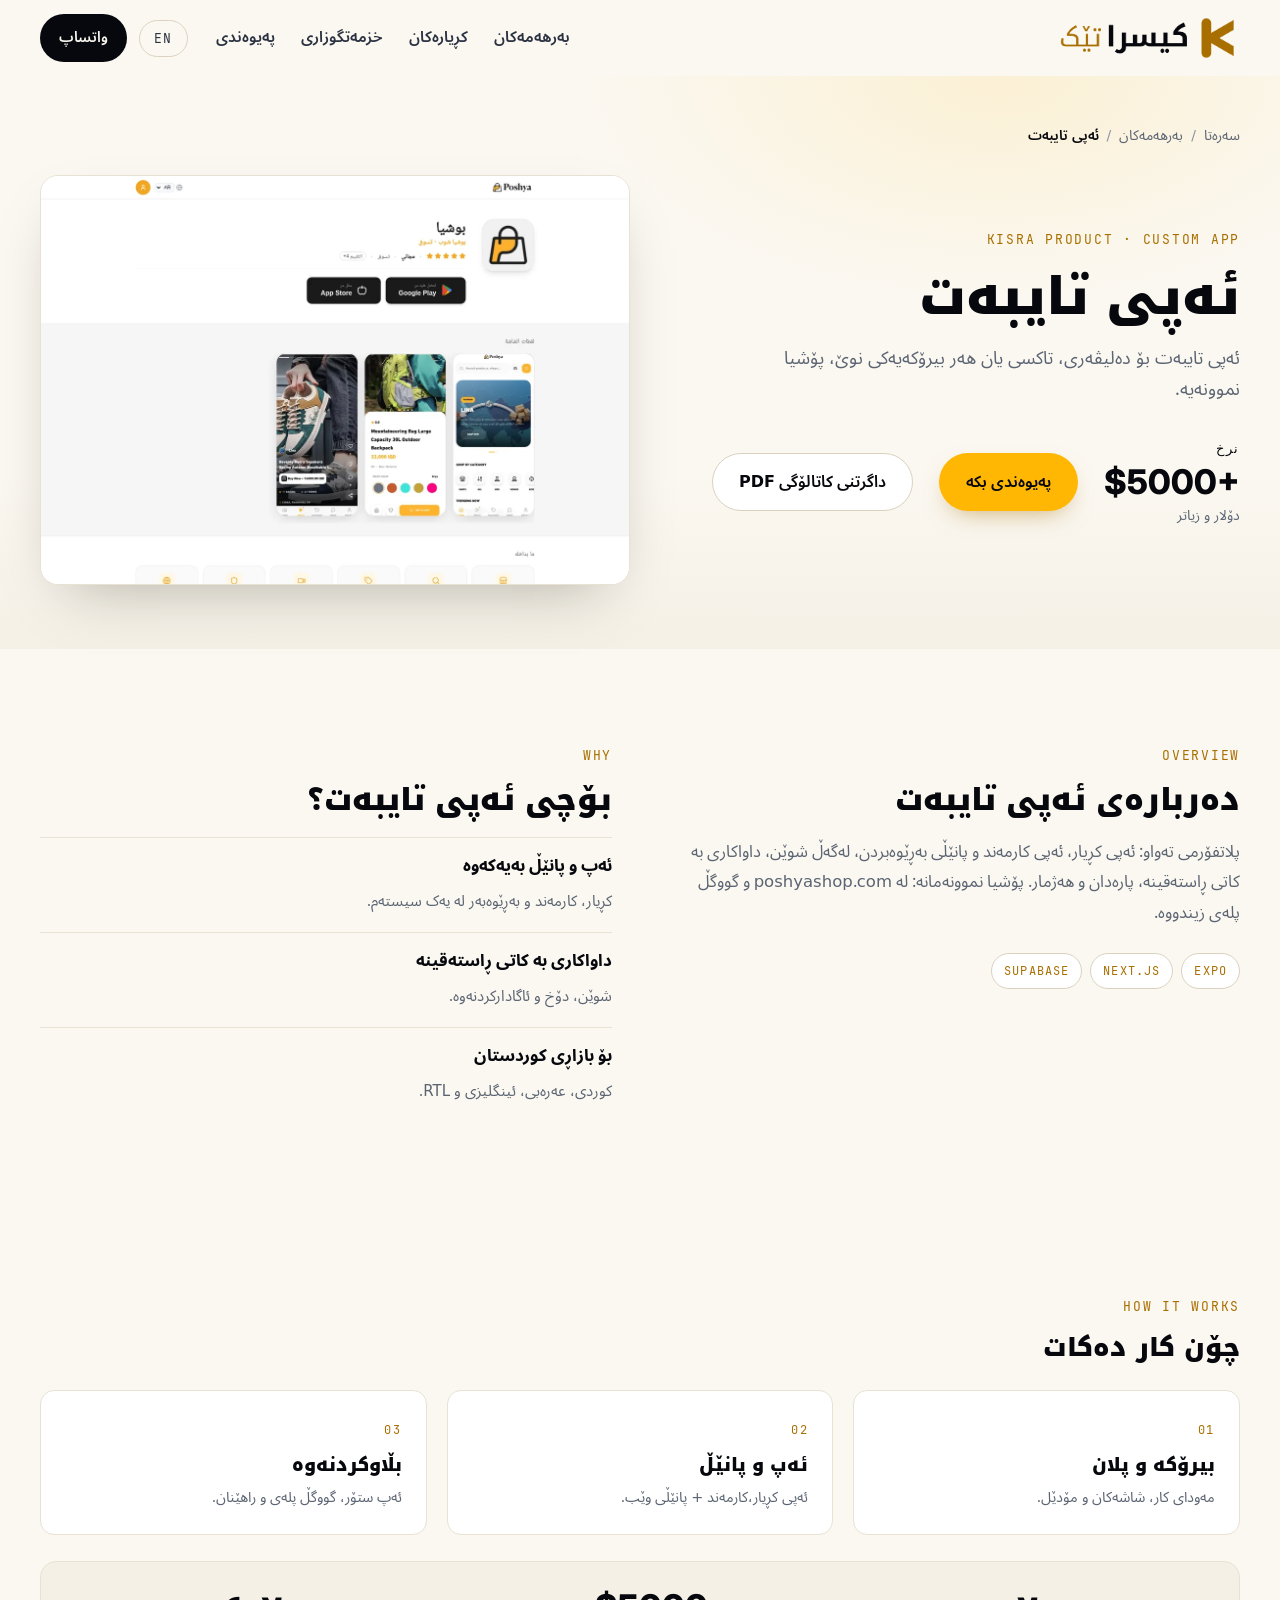
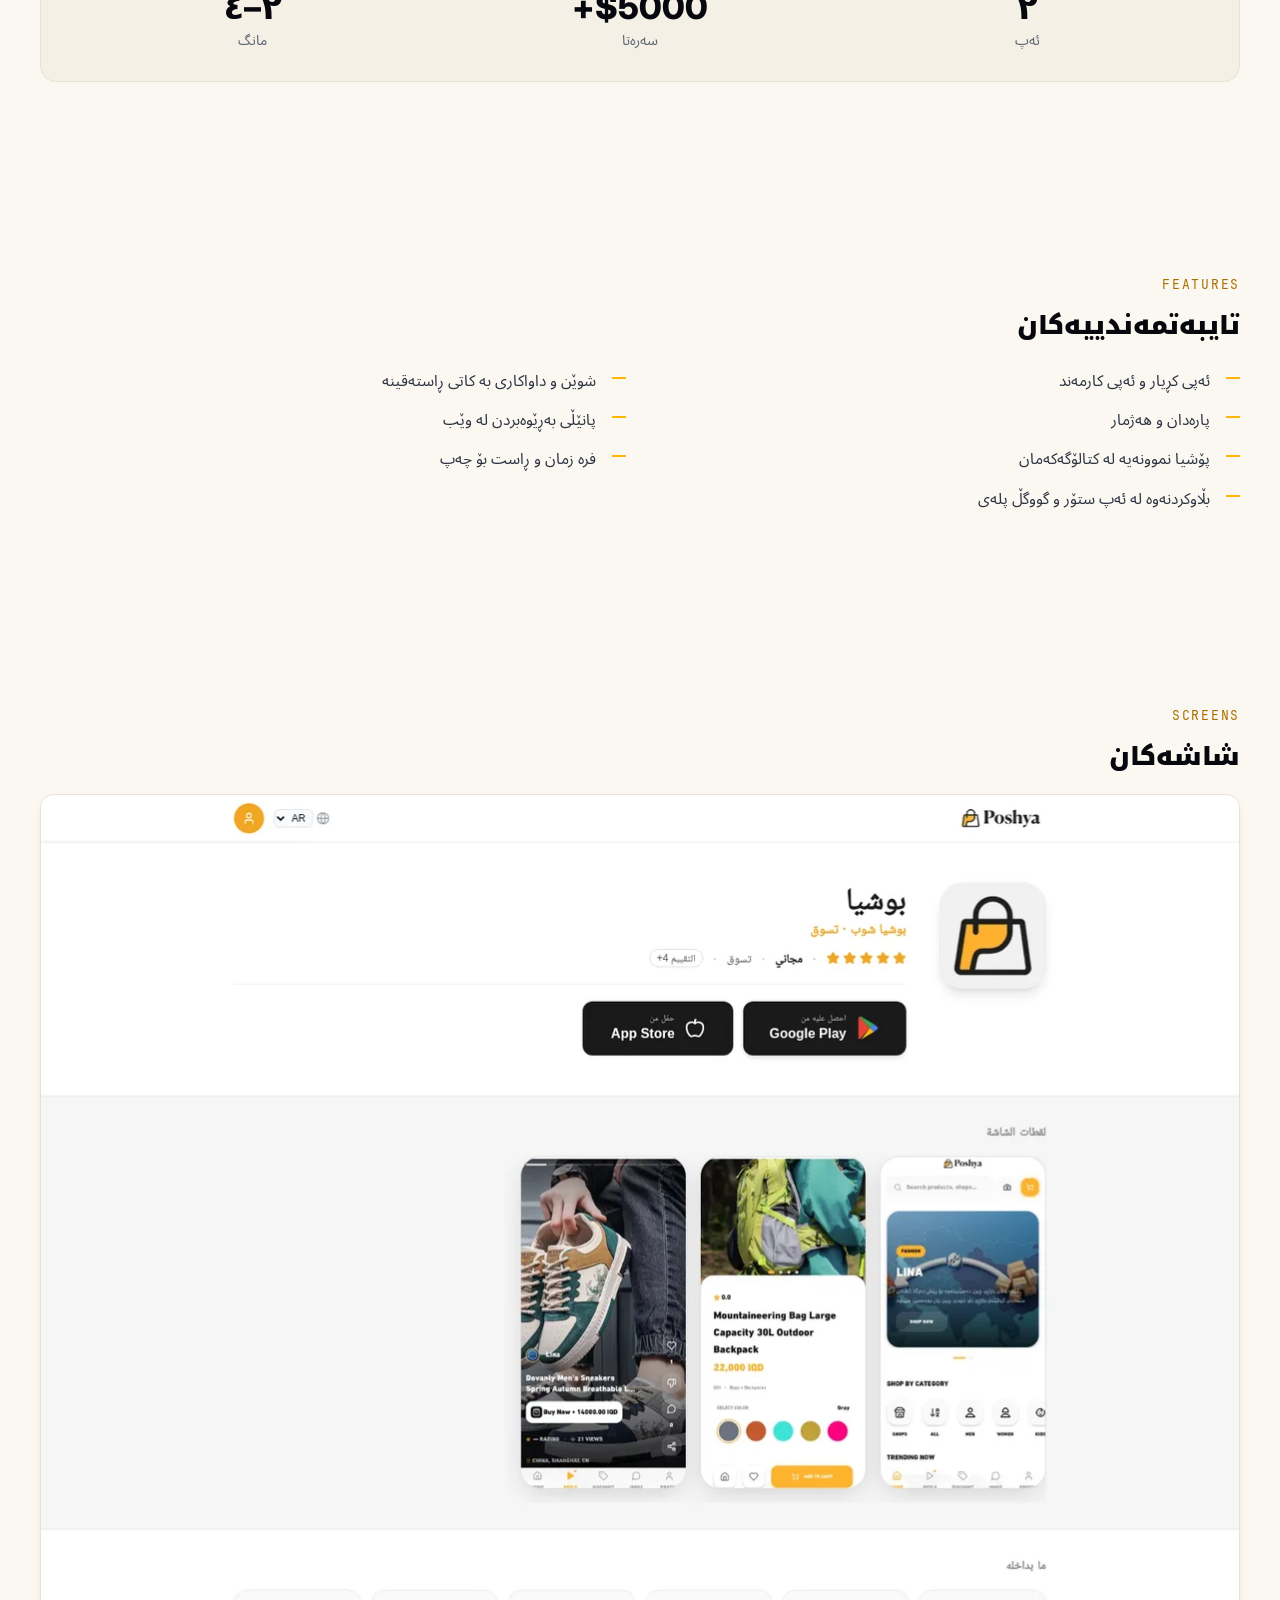
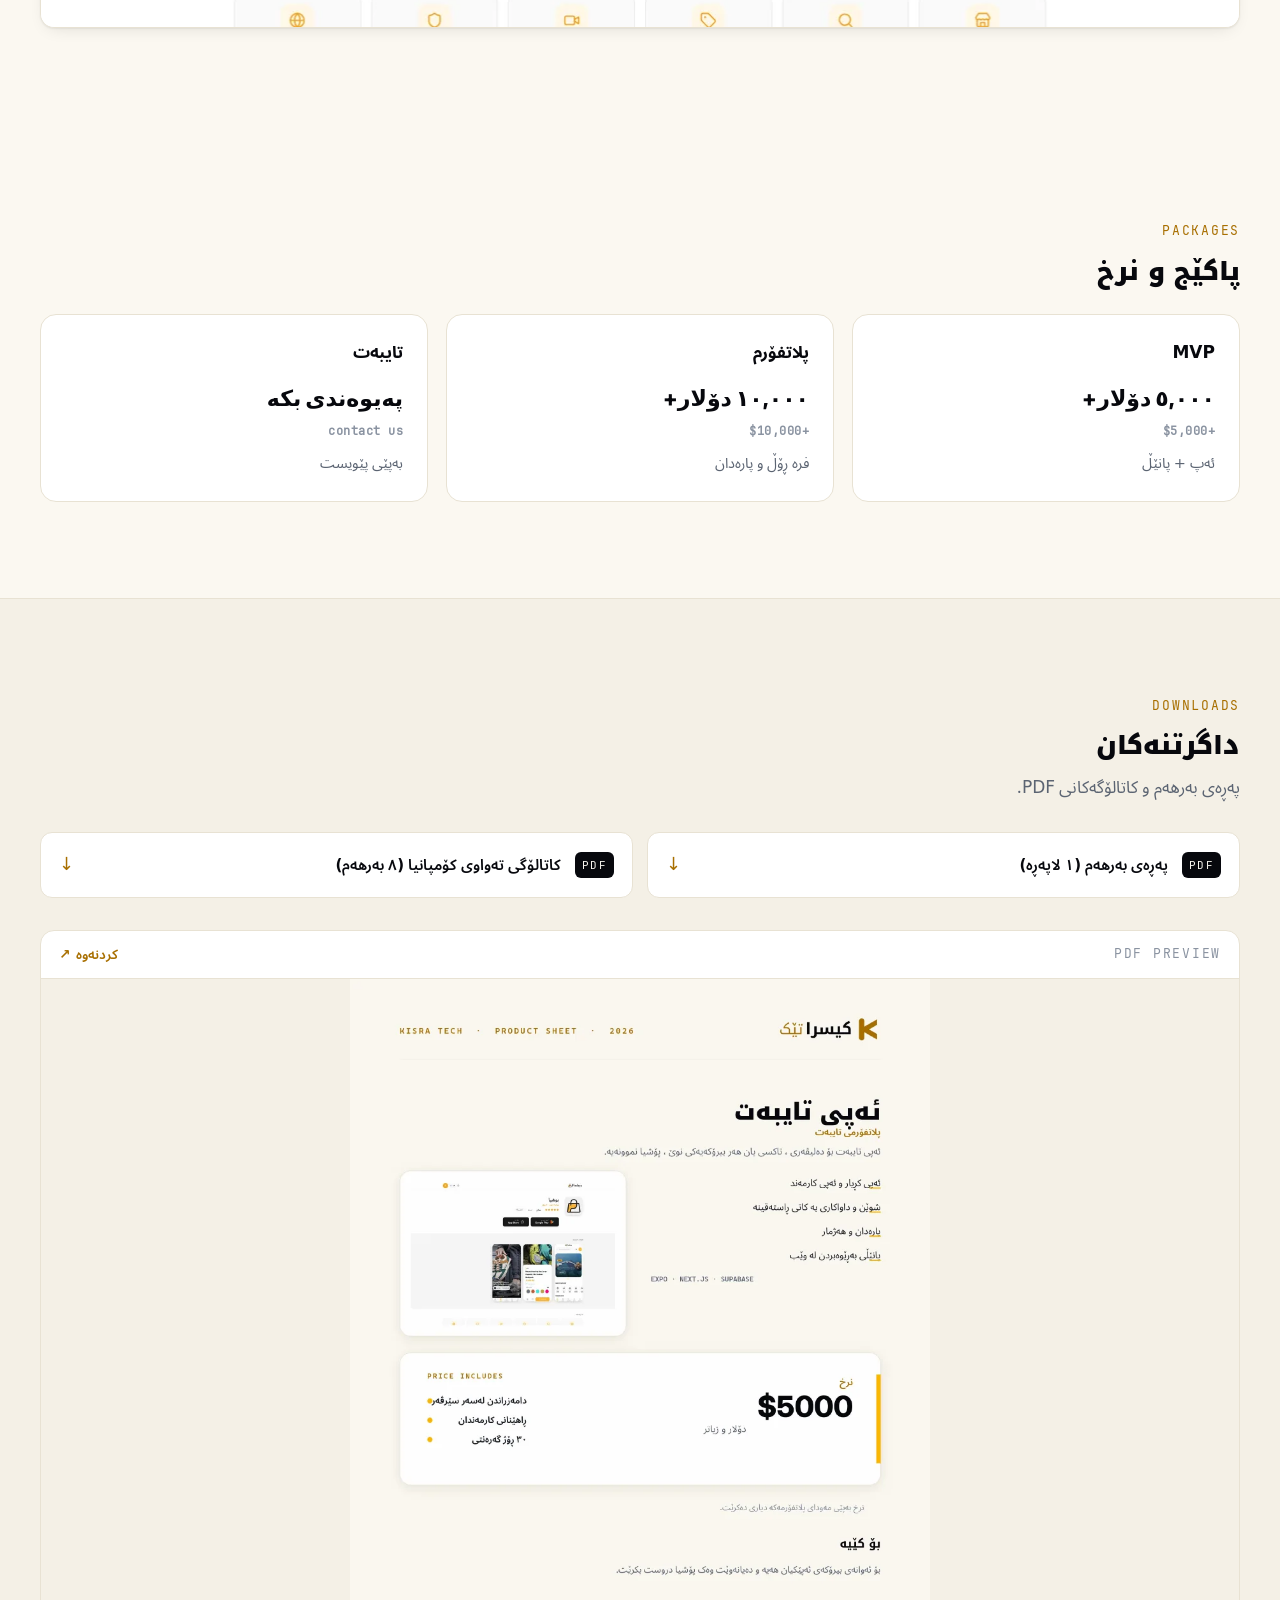
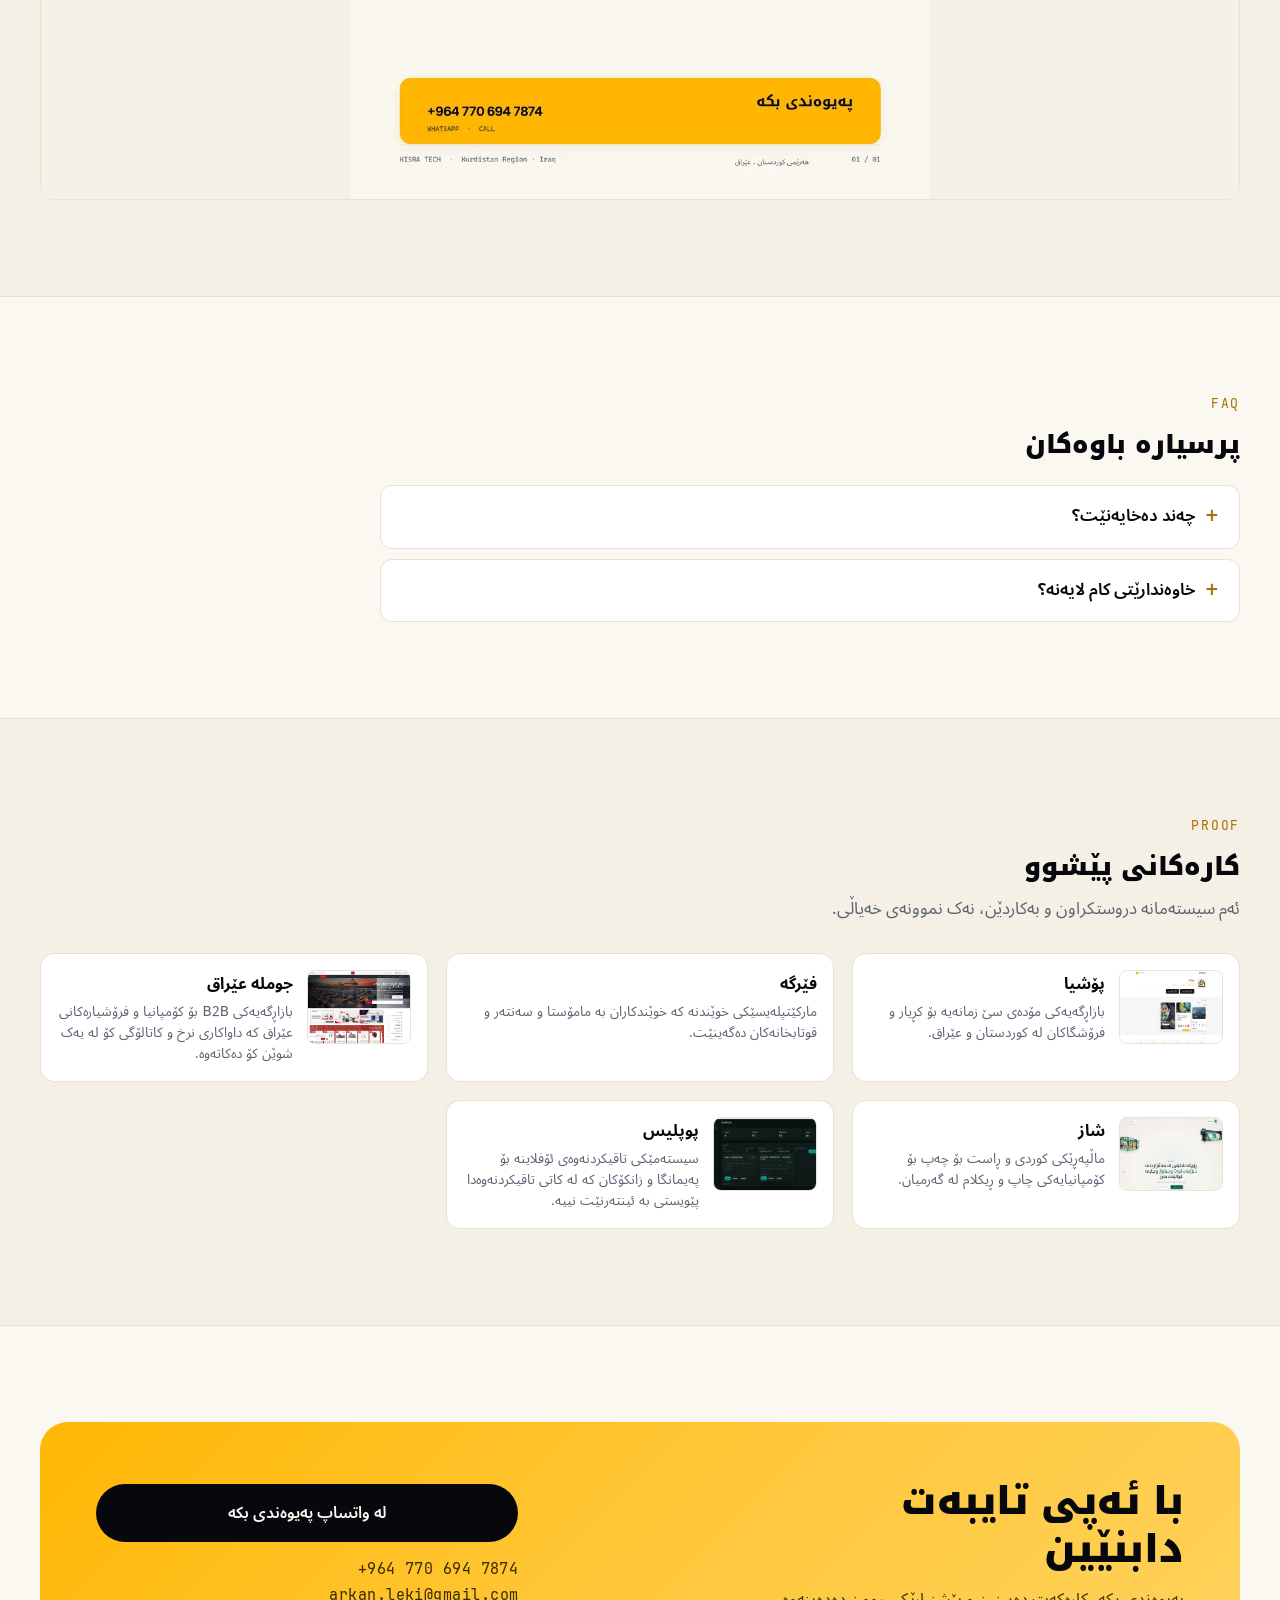
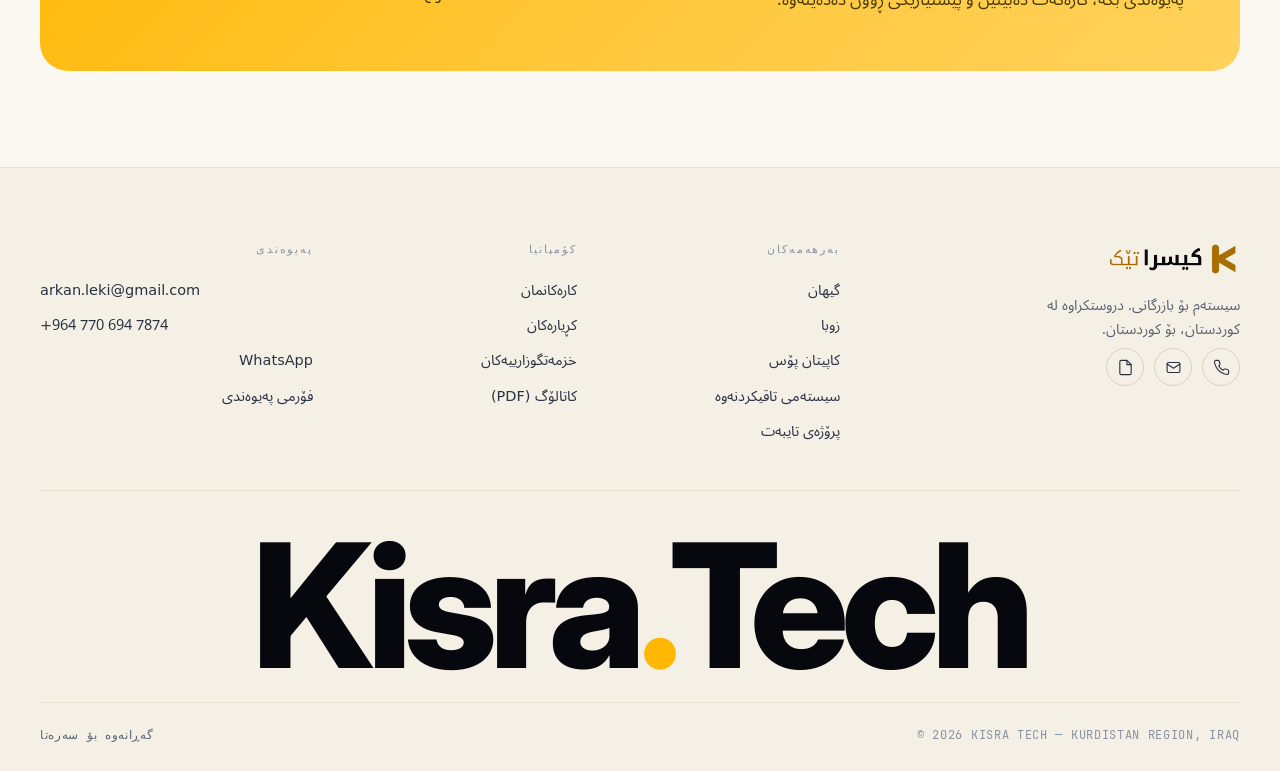
<file: products/app.html>
<!DOCTYPE html>
<html lang="ckb" dir="rtl">
<head>
<meta charset="utf-8">
<meta name="viewport" content="width=device-width, initial-scale=1">
<title>ئەپی تایبەت — کیسرا تێک</title>
<meta name="description" content="ئەپی تایبەت بۆ دەلیڤەری، تاکسی یان هەر بیرۆکەیەکی نوێ، پۆشیا نموونەیە.">
<meta name="theme-color" content="#FBF8F1">
<link rel="icon" href="../assets/logo/favicon.png">
<link rel="canonical" href="https://arkan-leki.github.io/kisra/products/app.html">
<meta property="og:type" content="product">
<meta property="og:title" content="ئەپی تایبەت — Kisra Tech">
<meta property="og:description" content="ئەپی تایبەت بۆ دەلیڤەری، تاکسی یان هەر بیرۆکەیەکی نوێ، پۆشیا نموونەیە.">
<meta property="og:image" content="https://arkan-leki.github.io/kisra/assets/og-image.jpg">
<link rel="stylesheet" href="../css/styles.css">
</head>
<body>

<header class="nav" id="nav">
  <div class="wrap nav-in">
    <a class="brand" href="../index.html" aria-label="Kisra Tech">
      <img class="ku" src="../assets/logo/lockup-ku.png" alt="Kisra Tech، کیسرا تێک">
      <img class="en" src="../assets/logo/lockup-en.png" alt="Kisra Tech">
    </a>
    <nav class="nav-links" id="navLinks">
      <a href="../index.html#products"><span class="ku">بەرهەمەکان</span><span class="en">Products</span></a>
      <a href="../index.html#clients"><span class="ku">کڕیارەکان</span><span class="en">Clients</span></a>
      <a href="../index.html#services"><span class="ku">خزمەتگوزاری</span><span class="en">Services</span></a>
      <a href="../index.html#contact"><span class="ku">پەیوەندی</span><span class="en">Contact</span></a>
    </nav>
    <div class="nav-actions">
      <button class="lang-btn" id="langBtn" aria-label="Switch language">EN</button>
      <a class="btn btn-ink btn-sm" href="https://wa.me/9647706947874" target="_blank" rel="noopener"><span class="ku">واتساپ</span><span class="en">WhatsApp</span></a>
      <button class="burger" id="burger" aria-label="Menu" aria-expanded="false"><span></span><span></span><span></span></button>
    </div>
  </div>
</header>
<main class="product-page">
  <section class="pp-hero">
    <div class="wrap">
      <nav class="crumbs"><a href="../index.html"><span class="ku">سەرەتا</span><span class="en">Home</span></a> <span>/</span> <a href="../index.html#products"><span class="ku">بەرهەمەکان</span><span class="en">Products</span></a> <span>/</span> <b><span class="ku">ئەپی تایبەت</span><span class="en">Custom app</span></b></nav>
      <div class="pp-hero-grid">
        <div>
          <div class="mono kicker">KISRA PRODUCT · CUSTOM APP</div>
          <h1><span class="ku">ئەپی تایبەت</span><span class="en">Custom app</span></h1>
          <p class="pp-tag"><span class="ku">ئەپی تایبەت بۆ دەلیڤەری، تاکسی یان هەر بیرۆکەیەکی نوێ، پۆشیا نموونەیە.</span><span class="en">Your own platform for delivery, taxi or a new idea. Poshya is our demo of it.</span></p>
          <div class="pp-meta">
            <div class="pp-price"><span class="mono"><span class="ku">نرخ</span><span class="en">price</span></span><b>$5000+</b><small><span class="ku">دۆلار و زیاتر</span><span class="en">from</span></small></div>
            <a class="btn btn-gold" href="https://wa.me/9647706947874" target="_blank" rel="noopener"><span class="ku">پەیوەندی بکە</span><span class="en">Get in touch</span></a>
            <a class="btn btn-ghost" href="../assets/pdf/kisra-app-sheet.pdf" download><span class="ku">داگرتنی کاتالۆگی PDF</span><span class="en">Download PDF catalogue</span></a>
          </div>
        </div>
        <div class="pp-shot"><img src="../assets/shots/app-poshya.webp" alt="Custom app screenshot"></div>
      </div>
    </div>
  </section>

  <section class="section pp-about">
    <div class="wrap pp-2col">
      <div>
        <div class="mono kicker">OVERVIEW</div>
        <h2><span class="ku">دەربارەی ئەپی تایبەت</span><span class="en">About Custom app</span></h2>
        <p class="pp-overview"><span class="ku">پلاتفۆرمی تەواو: ئەپی کڕیار، ئەپی کارمەند و پانێڵی بەڕێوەبردن، لەگەڵ شوێن، داواکاری بە کاتی ڕاستەقینە، پارەدان و هەژمار. پۆشیا نموونەمانە: لە poshyashop.com و گووگڵ پلەی زیندووە.</span><span class="en">A complete platform: customer app, staff app and admin panel — with location, real-time orders, payments and accounts. Like Poshya.</span></p>
        <div class="pp-tech"><span class="chip">EXPO</span>
<span class="chip">NEXT.JS</span>
<span class="chip">SUPABASE</span></div>
      </div>
      <div>
        <div class="mono kicker">WHY</div>
        <h2><span class="ku">بۆچی ئەپی تایبەت؟</span><span class="en">Why Custom app?</span></h2>
        <div class="why-list"><div class="why-item-light"><b><span class="ku">ئەپ و پانێڵ بەیەکەوە</span><span class="en">App and panel together</span></b><p><span class="ku">کڕیار، کارمەند و بەڕێوەبەر لە یەک سیستەم.</span><span class="en">Customer, staff and admin in one system.</span></p></div>
<div class="why-item-light"><b><span class="ku">داواکاری بە کاتی ڕاستەقینە</span><span class="en">Real-time orders</span></b><p><span class="ku">شوێن، دۆخ و ئاگادارکردنەوە.</span><span class="en">Location, status and notifications.</span></p></div>
<div class="why-item-light"><b><span class="ku">بۆ بازاڕی کوردستان</span><span class="en">Made for this market</span></b><p><span class="ku">کوردی، عەرەبی، ئینگلیزی و RTL.</span><span class="en">Kurdish, Arabic, English and RTL.</span></p></div></div>
      </div>
    </div>
  </section>

  <section class="section pp-how">
    <div class="wrap">
      <div class="mono kicker">HOW IT WORKS</div>
      <h2><span class="ku">چۆن کار دەکات</span><span class="en">How it works</span></h2>
      <div class="how-grid"><div class="how-step"><span class="how-num">01</span><h3><span class="ku">بیرۆکە و پلان</span><span class="en">Idea and plan</span></h3><p><span class="ku">مەودای کار، شاشەکان و مۆدێل.</span><span class="en">Scope, screens and data model.</span></p></div>
<div class="how-step"><span class="how-num">02</span><h3><span class="ku">ئەپ و پانێڵ</span><span class="en">App and panel</span></h3><p><span class="ku">ئەپی کڕیار،کارمەند + پانێڵی وێب.</span><span class="en">Customer/staff apps + web panel.</span></p></div>
<div class="how-step"><span class="how-num">03</span><h3><span class="ku">بڵاوکردنەوە</span><span class="en">Launch</span></h3><p><span class="ku">ئەپ ستۆر، گووگڵ پلەی و راهێنان.</span><span class="en">App Store, Google Play and training.</span></p></div></div>
      <div class="stat-band"><div class="stat-band-item"><b>٢</b><span><span class="ku">ئەپ</span><span class="en">apps</span></span></div>
<div class="stat-band-item"><b>$5000+</b><span><span class="ku">سەرەتا</span><span class="en">from</span></span></div>
<div class="stat-band-item"><b>٢–٤</b><span><span class="ku">مانگ</span><span class="en">months</span></span></div></div>
    </div>
  </section>

  <section class="section pp-features-sec">
    <div class="wrap">
      <div class="mono kicker">FEATURES</div>
      <h2><span class="ku">تایبەتمەندییەکان</span><span class="en">Features</span></h2>
      <ul class="feature-grid"><li><span class="ku">ئەپی کڕیار و ئەپی کارمەند</span><span class="en">Customer app and staff app</span></li>
<li><span class="ku">شوێن و داواکاری بە کاتی ڕاستەقینە</span><span class="en">Location and real-time orders</span></li>
<li><span class="ku">پارەدان و هەژمار</span><span class="en">Payments and accounts</span></li>
<li><span class="ku">پانێڵی بەڕێوەبردن لە وێب</span><span class="en">Web admin panel</span></li>
<li><span class="ku">پۆشیا نموونەیە لە کتالۆگەکەمان</span><span class="en">Poshya is the demo in our catalogue</span></li>
<li><span class="ku">فرە زمان و ڕاست بۆ چەپ</span><span class="en">Multilingual and RTL</span></li>
<li><span class="ku">بڵاوکردنەوە لە ئەپ ستۆر و گووگڵ پلەی</span><span class="en">App Store and Google Play publishing</span></li></ul>
    </div>
  </section>

  <section class="section pp-gallery">
    <div class="wrap">
      <div class="mono kicker">SCREENS</div>
      <h2><span class="ku">شاشەکان</span><span class="en">Screens</span></h2>
      <div class="shots-grid single"><figure><img src="../assets/shots/app-poshya.webp" alt="Custom app screenshot" loading="lazy"></figure></div>
    </div>
  </section>

  <section class="section pp-packages">
    <div class="wrap">
      <div class="mono kicker">PACKAGES</div>
      <h2><span class="ku">پاکێج و نرخ</span><span class="en">Packages and pricing</span></h2>
      <div class="pkg-grid"><div class="pkg"><b><span class="ku">MVP</span><span class="en">MVP</span></b><div class="pkg-price">٥,٠٠٠ دۆلار+<span class="pkg-price-en">$5,000+</span></div><p><span class="ku">ئەپ + پانێڵ</span><span class="en">app + panel</span></p></div>
<div class="pkg"><b><span class="ku">پلاتفۆرم</span><span class="en">Platform</span></b><div class="pkg-price">١٠,٠٠٠ دۆلار+<span class="pkg-price-en">$10,000+</span></div><p><span class="ku">فرە ڕۆڵ و پارەدان</span><span class="en">multi-role + payments</span></p></div>
<div class="pkg"><b><span class="ku">تایبەت</span><span class="en">Custom</span></b><div class="pkg-price">پەیوەندی بکە<span class="pkg-price-en">contact us</span></div><p><span class="ku">بەپێی پێویست</span><span class="en">tailored</span></p></div></div>
    </div>
  </section>

  <section class="section pp-downloads">
    <div class="wrap">
      <div class="mono kicker">DOWNLOADS</div>
      <h2><span class="ku">داگرتنەکان</span><span class="en">Downloads</span></h2>
      <p class="pp-note"><span class="ku">پەڕەی بەرهەم و کاتالۆگەکانی PDF.</span><span class="en">Product sheet and the PDF catalogues.</span></p>
      <div class="dl-grid"><a class="dl-card" href="../assets/pdf/kisra-app-sheet.pdf" download><span class="dl-ext">PDF</span><b><span class="ku">پەڕەی بەرهەم (١ لاپەڕە)</span><span class="en">Product sheet (1 page)</span></b><span class="dl-arrow">↓</span></a>
<a class="dl-card" href="../assets/pdf/kisra-catalogue-long-a4.pdf" download><span class="dl-ext">PDF</span><b><span class="ku">کاتالۆگی تەواوی کۆمپانیا (٨ بەرهەم)</span><span class="en">Full company catalogue (8 products)</span></b><span class="dl-arrow">↓</span></a></div>
      <div class="pdf-preview">
        <div class="pdf-preview-head">
          <span class="mono">PDF PREVIEW</span>
          <a class="product-link" href="../assets/pdf/kisra-app-sheet.pdf" target="_blank" rel="noopener"><span class="ku">کردنەوە</span><span class="en">Open</span> ↗</a>
        </div>
        <a class="pdf-thumb" href="../assets/pdf/kisra-app-sheet.pdf" target="_blank" rel="noopener">
          <img src="../assets/pdf/preview/app.webp" alt="Custom app PDF preview" loading="lazy">
        </a>
      </div>
    </div>
  </section>

  <section class="section pp-faq">
    <div class="wrap">
      <div class="mono kicker">FAQ</div>
      <h2><span class="ku">پرسیارە باوەکان</span><span class="en">Common questions</span></h2>
      <div class="faq-list"><details class="faq-item"><summary><span class="ku">چەند دەخایەنێت؟</span><span class="en">How long does it take?</span></summary><p class="ku">دوو بۆ چوار مانگ بەپێی قەبارە. پێشەکی ٥٠ لە سەد.</p><p class="en">Two to four months depending on scope. 50% deposit.</p></details>
<details class="faq-item"><summary><span class="ku">خاوەندارێتی کام لایەنە؟</span><span class="en">Who owns the code?</span></summary><p class="ku">دوای پارەدانی کۆتایی، کۆدی تایبەت بۆ پرۆژەکە هی تۆیە.</p><p class="en">After the final payment, the code written for your project is yours.</p></details></div>
    </div>
  </section>

    <section class="section pp-works">
    <div class="wrap">
      <div class="mono kicker">PROOF</div>
      <h2><span class="ku">کارەکانی پێشوو</span><span class="en">Previous work</span></h2>
      <p class="pp-note"><span class="ku">ئەم سیستەمانە دروستکراون و بەکاردێن، نەک نموونەی خەیاڵی.</span><span class="en">These are real systems we built and shipped, not mockups.</span></p>
      <div class="pp-works-grid"><div class="pp-work"><img src="../assets/shots/app-poshya.webp" alt="Poshya" loading="lazy"><div><b><span class="ku">پۆشیا</span><span class="en">Poshya</span></b><p><span class="ku">بازاڕگەیەکی مۆدەی سێ زمانەیە بۆ کڕیار و فرۆشگاکان لە کوردستان و عێراق.</span><span class="en">A trilingual fashion marketplace for shoppers and stores across Kurdistan and Iraq.</span></p></div></div>
<div class="pp-work"><div><b><span class="ku">فێرگە</span><span class="en">Ferga</span></b><p><span class="ku">مارکێتپلەیسێکی خوێندنە کە خوێندکاران بە مامۆستا و سەنتەر و قوتابخانەکان دەگەینێت.</span><span class="en">An ed-tech marketplace connecting students with tutors, centres and schools.</span></p></div></div>
<div class="pp-work"><img src="../assets/shots/ecommerce-jumla.webp" alt="Jumla Iraq" loading="lazy"><div><b><span class="ku">جوملە عێراق</span><span class="en">Jumla Iraq</span></b><p><span class="ku">بازاڕگەیەکی B2B بۆ کۆمپانیا و فرۆشیارەکانی عێراق کە داواکاری نرخ و کاتالۆگی کۆ لە یەک شوێن کۆ دەکاتەوە.</span><span class="en">A B2B wholesale marketplace connecting Iraqi businesses with verified suppliers.</span></p></div></div>
<div class="pp-work"><img src="../assets/shots/website-shaz.webp" alt="Shaz Print" loading="lazy"><div><b><span class="ku">شاز</span><span class="en">Shaz Print</span></b><p><span class="ku">ماڵپەڕێکی کوردی و ڕاست بۆ چەپ بۆ کۆمپانیایەکی چاپ و ڕیکلام لە گەرمیان.</span><span class="en">A Kurdish RTL marketing site for a print and advertising company in Garmian.</span></p></div></div>
<div class="pp-work"><img src="../assets/shots/exam-puplis.webp" alt="Puplis" loading="lazy"><div><b><span class="ku">پوپلیس</span><span class="en">Puplis</span></b><p><span class="ku">سیستەمێکی تاقیکردنەوەی ئۆفلاینە بۆ پەیمانگا و زانکۆکان کە لە کاتی تاقیکردنەوەدا پێویستی بە ئینتەرنێت نییە.</span><span class="en">An offline exam platform for institutes and universities that needs no internet during the test.</span></p></div></div></div>
    </div>
  </section>

  <section class="cta">
    <div class="wrap">
      <div class="cta-card reveal">
        <div>
          <h2><span class="ku">با ئەپی تایبەت دابنێین</span><span class="en">Let's set up Custom app</span></h2>
          <p><span class="ku">پەیوەندی بکە، کارەکەت دەبینین و پێشنیارێکی ڕوون دەدەینەوە.</span><span class="en">Tell us what you run today. You get a clear plan and a price.</span></p>
        </div>
        <div class="cta-actions">
          <a class="btn btn-ink" href="https://wa.me/9647706947874" target="_blank" rel="noopener"><span class="ku">لە واتساپ پەیوەندی بکە</span><span class="en">Message on WhatsApp</span></a>
          <div class="cta-contact"><a href="tel:+9647706947874" dir="ltr">+964 770 694 7874</a><br><a href="mailto:arkan.leki@gmail.com" dir="ltr">arkan.leki@gmail.com</a></div>
        </div>
      </div>
    </div>
  </section>
</main>

<footer>
  <div class="wrap">
    <div class="foot-top">
      <div class="foot-brand">
        <img class="foot-logo ku" src="../assets/logo/lockup-ku.png" alt="Kisra Tech — کیسرا تێک">
        <img class="foot-logo en" src="../assets/logo/lockup-en.png" alt="Kisra Tech">
        <p><span class="ku">سیستەم بۆ بازرگانی. دروستکراوە لە کوردستان، بۆ کوردستان.</span><span class="en">Business software. Built in Kurdistan, for Kurdistan.</span></p>
        <div class="foot-social">
          <a href="https://wa.me/9647706947874" target="_blank" rel="noopener" aria-label="WhatsApp" title="WhatsApp"><svg viewBox="0 0 24 24" aria-hidden="true"><path d="M22 16.9v3a2 2 0 0 1-2.2 2 19.8 19.8 0 0 1-8.6-3.1 19.5 19.5 0 0 1-6-6A19.8 19.8 0 0 1 2.1 4.2 2 2 0 0 1 4.1 2h3a2 2 0 0 1 2 1.7c.1 1 .4 2 .7 2.9a2 2 0 0 1-.5 2.1L8.1 9.9a16 16 0 0 0 6 6l1.2-1.2a2 2 0 0 1 2.1-.5c.9.3 1.9.6 2.9.7a2 2 0 0 1 1.7 2z"/></svg></a>
          <a href="mailto:arkan.leki@gmail.com" aria-label="Email" title="Email"><svg viewBox="0 0 24 24" aria-hidden="true"><rect x="3" y="5" width="18" height="14" rx="2"/><path d="m3 7 9 6 9-6"/></svg></a>
          <a href="../assets/pdf/kisra-catalogue-long-a4.pdf" download aria-label="Catalogue PDF" title="Catalogue PDF"><svg viewBox="0 0 24 24" aria-hidden="true"><path d="M14 2H6a2 2 0 0 0-2 2v16a2 2 0 0 0 2 2h12a2 2 0 0 0 2-2V8z"/><path d="M14 2v6h6"/></svg></a>
        </div>
      </div>
      <div class="foot-col">
        <h4><span class="ku">بەرهەمەکان</span><span class="en">Products</span></h4>
        <a href="gihan.html"><span class="ku">گیهان</span><span class="en">Gihan</span></a>
        <a href="zuba.html"><span class="ku">زوبا</span><span class="en">Zuba</span></a>
        <a href="kapitan.html"><span class="ku">کاپیتان پۆس</span><span class="en">Kapitan POS</span></a>
        <a href="exam.html"><span class="ku">سیستەمی تاقیکردنەوە</span><span class="en">Exam system</span></a>
        <a href="custom.html"><span class="ku">پرۆژەی تایبەت</span><span class="en">Custom build</span></a>
      </div>
      <div class="foot-col">
        <h4><span class="ku">کۆمپانیا</span><span class="en">Company</span></h4>
        <a href="../index.html#work"><span class="ku">کارەکانمان</span><span class="en">Work</span></a>
        <a href="../index.html#clients"><span class="ku">کڕیارەکان</span><span class="en">Clients</span></a>
        <a href="../index.html#services"><span class="ku">خزمەتگوزارییەکان</span><span class="en">Services</span></a>
        <a href="../assets/pdf/kisra-catalogue-long-a4.pdf" download><span class="ku">کاتالۆگ (PDF)</span><span class="en">Catalogue (PDF)</span></a>
      </div>
      <div class="foot-col">
        <h4><span class="ku">پەیوەندی</span><span class="en">Contact</span></h4>
        <a href="mailto:arkan.leki@gmail.com" dir="ltr">arkan.leki@gmail.com</a>
        <a href="tel:+9647706947874" dir="ltr">+964 770 694 7874</a>
        <a href="https://wa.me/9647706947874" target="_blank" rel="noopener">WhatsApp</a>
        <a href="../index.html#contact"><span class="ku">فۆرمی پەیوەندی</span><span class="en">Get in touch</span></a>
      </div>
    </div>
    <div class="foot-wordmark">Kisra<span class="dot">.</span>Tech</div>
    <div class="foot-bottom">
      <span dir="ltr">© <span id="year">2026</span> KISRA TECH — KURDISTAN REGION, IRAQ</span>
      <a href="../index.html"><span class="ku">گەڕانەوە بۆ سەرەتا</span><span class="en">Back to home</span></a>
    </div>
  </div>
</footer>

<script src="../js/app.js"></script>
</body>
</html>
</file>
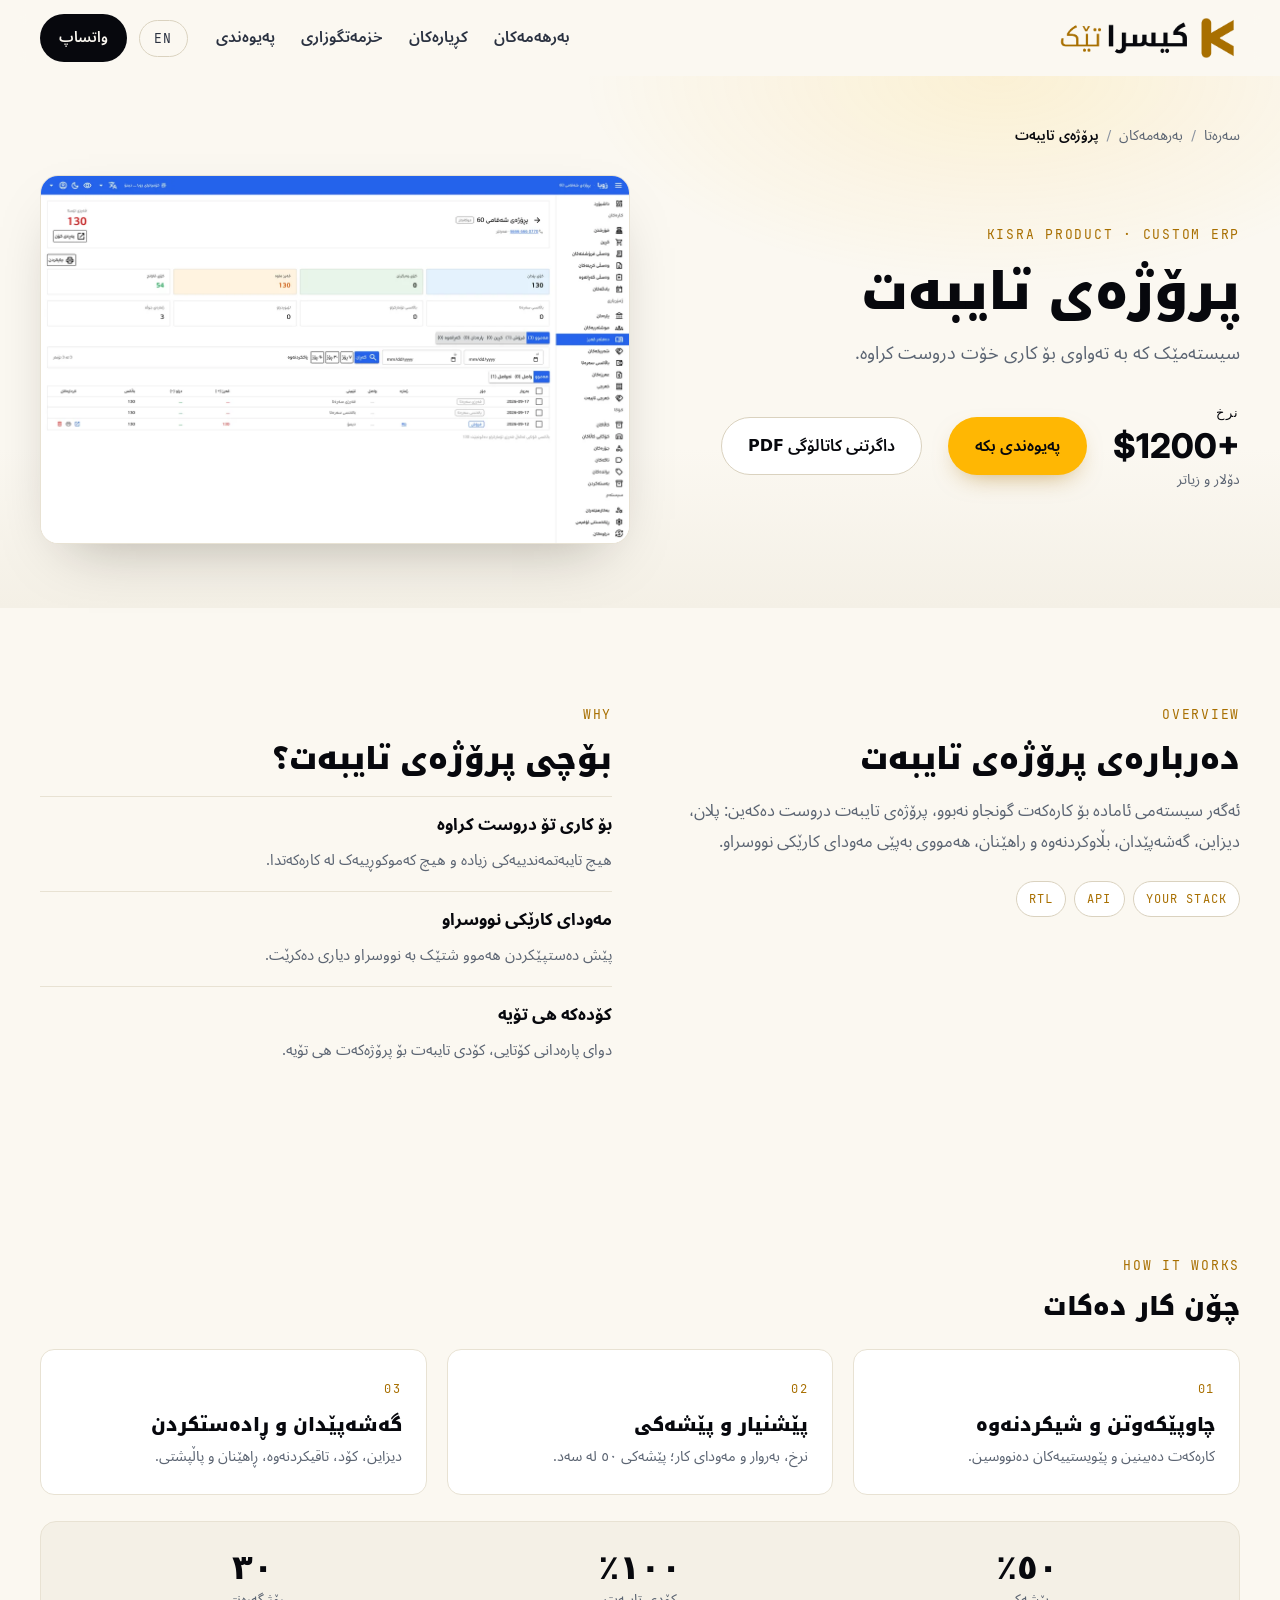
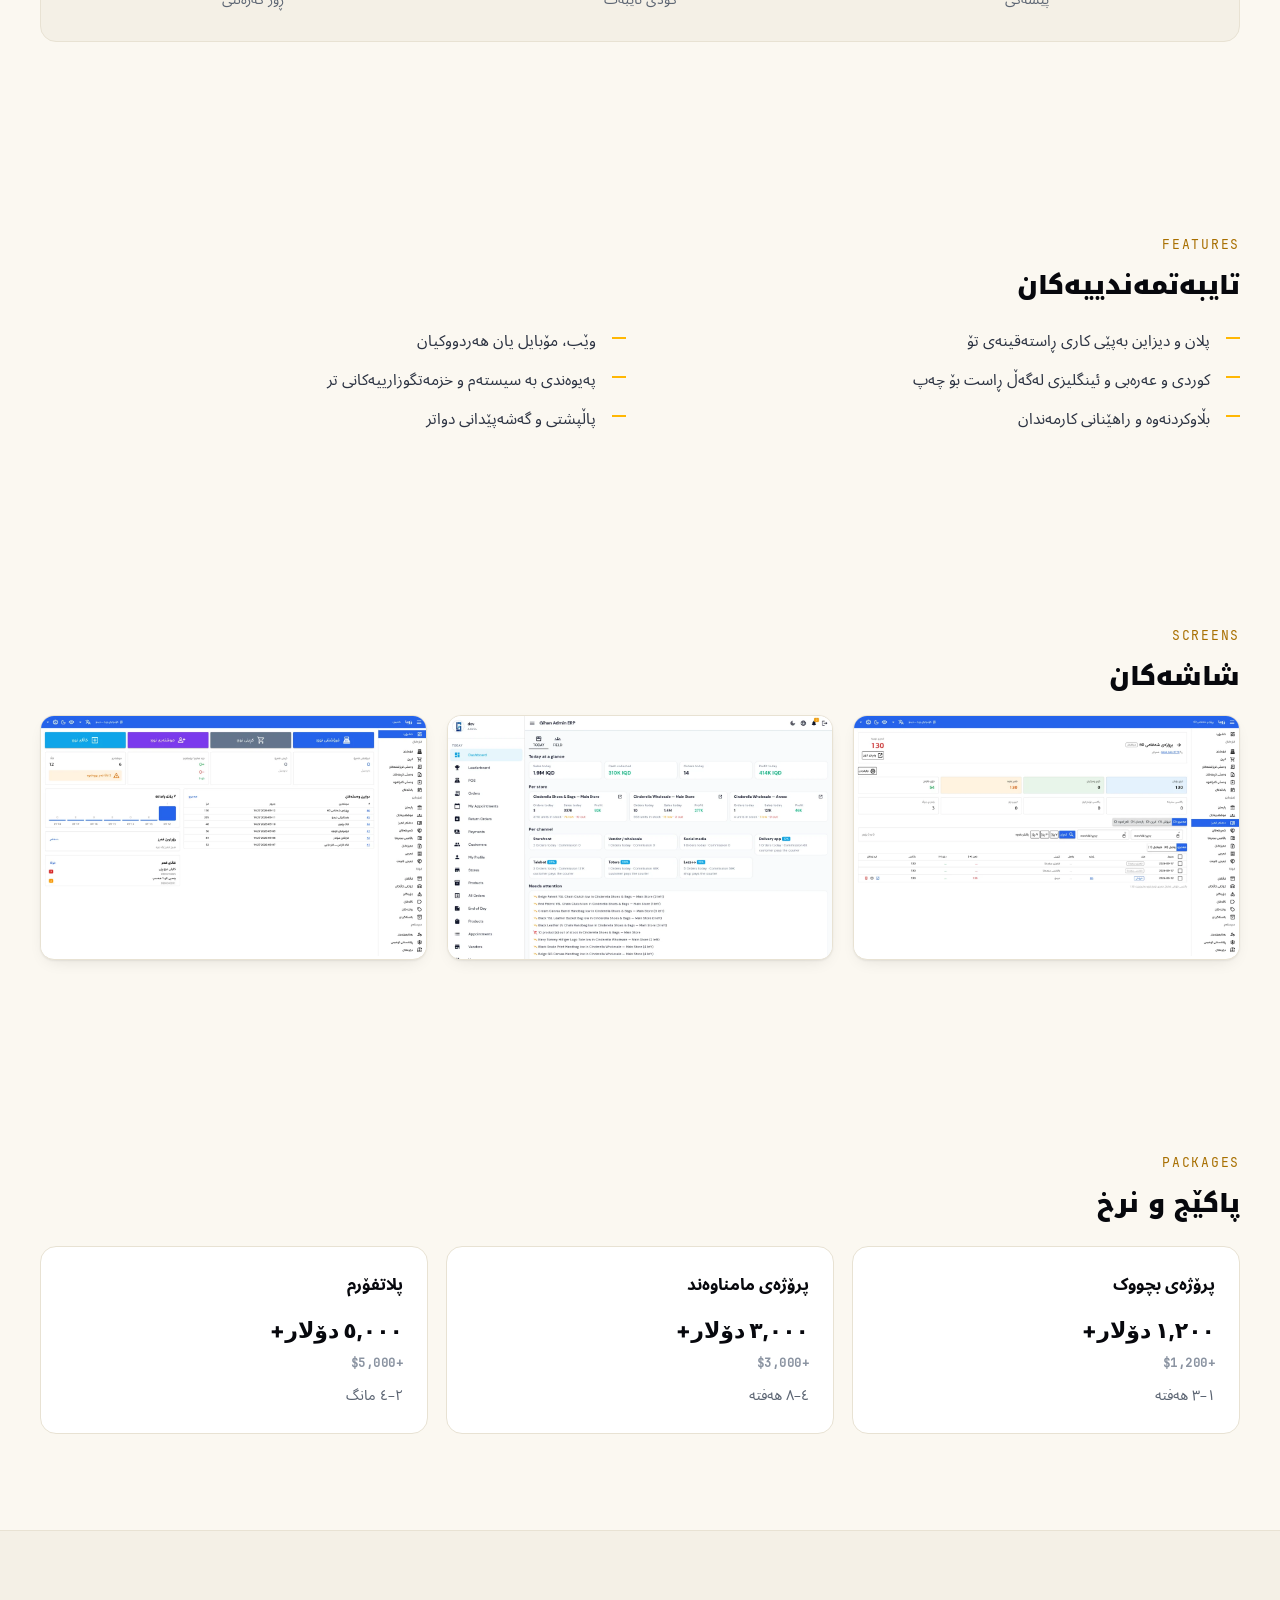
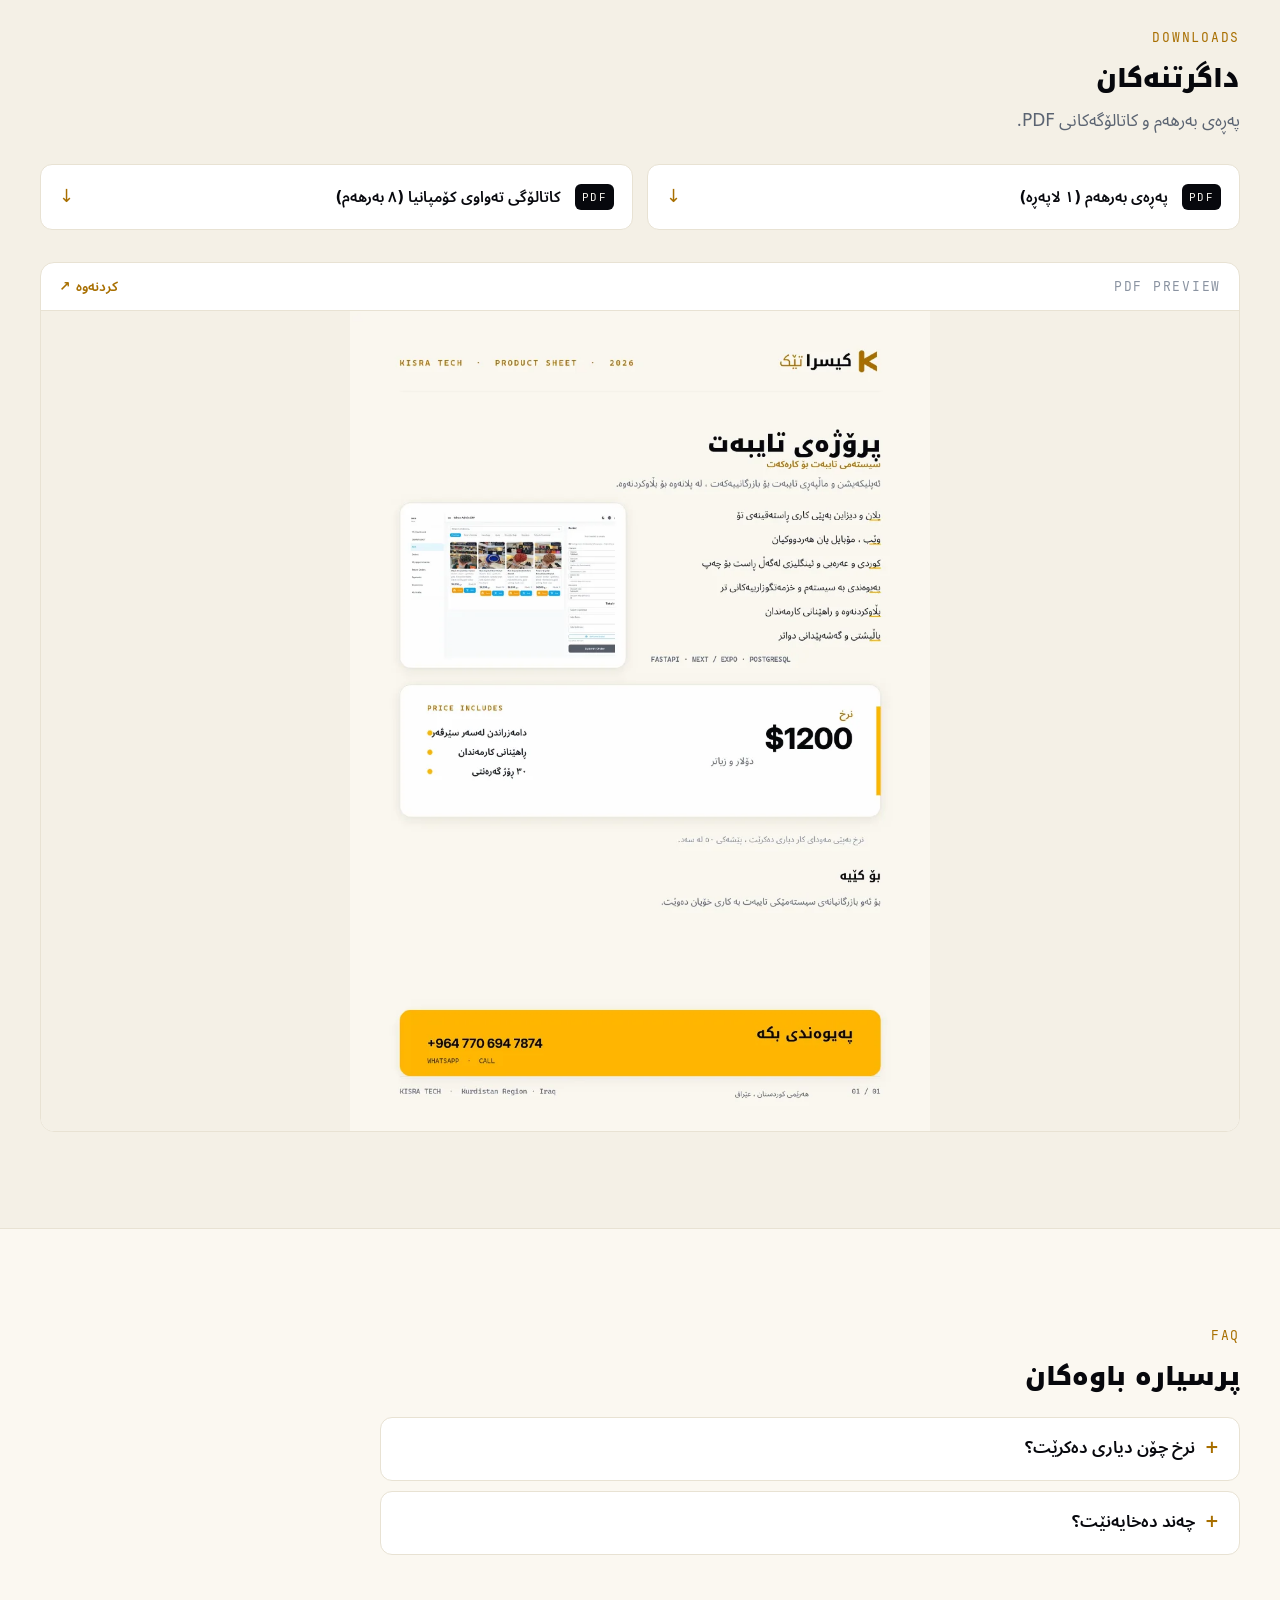
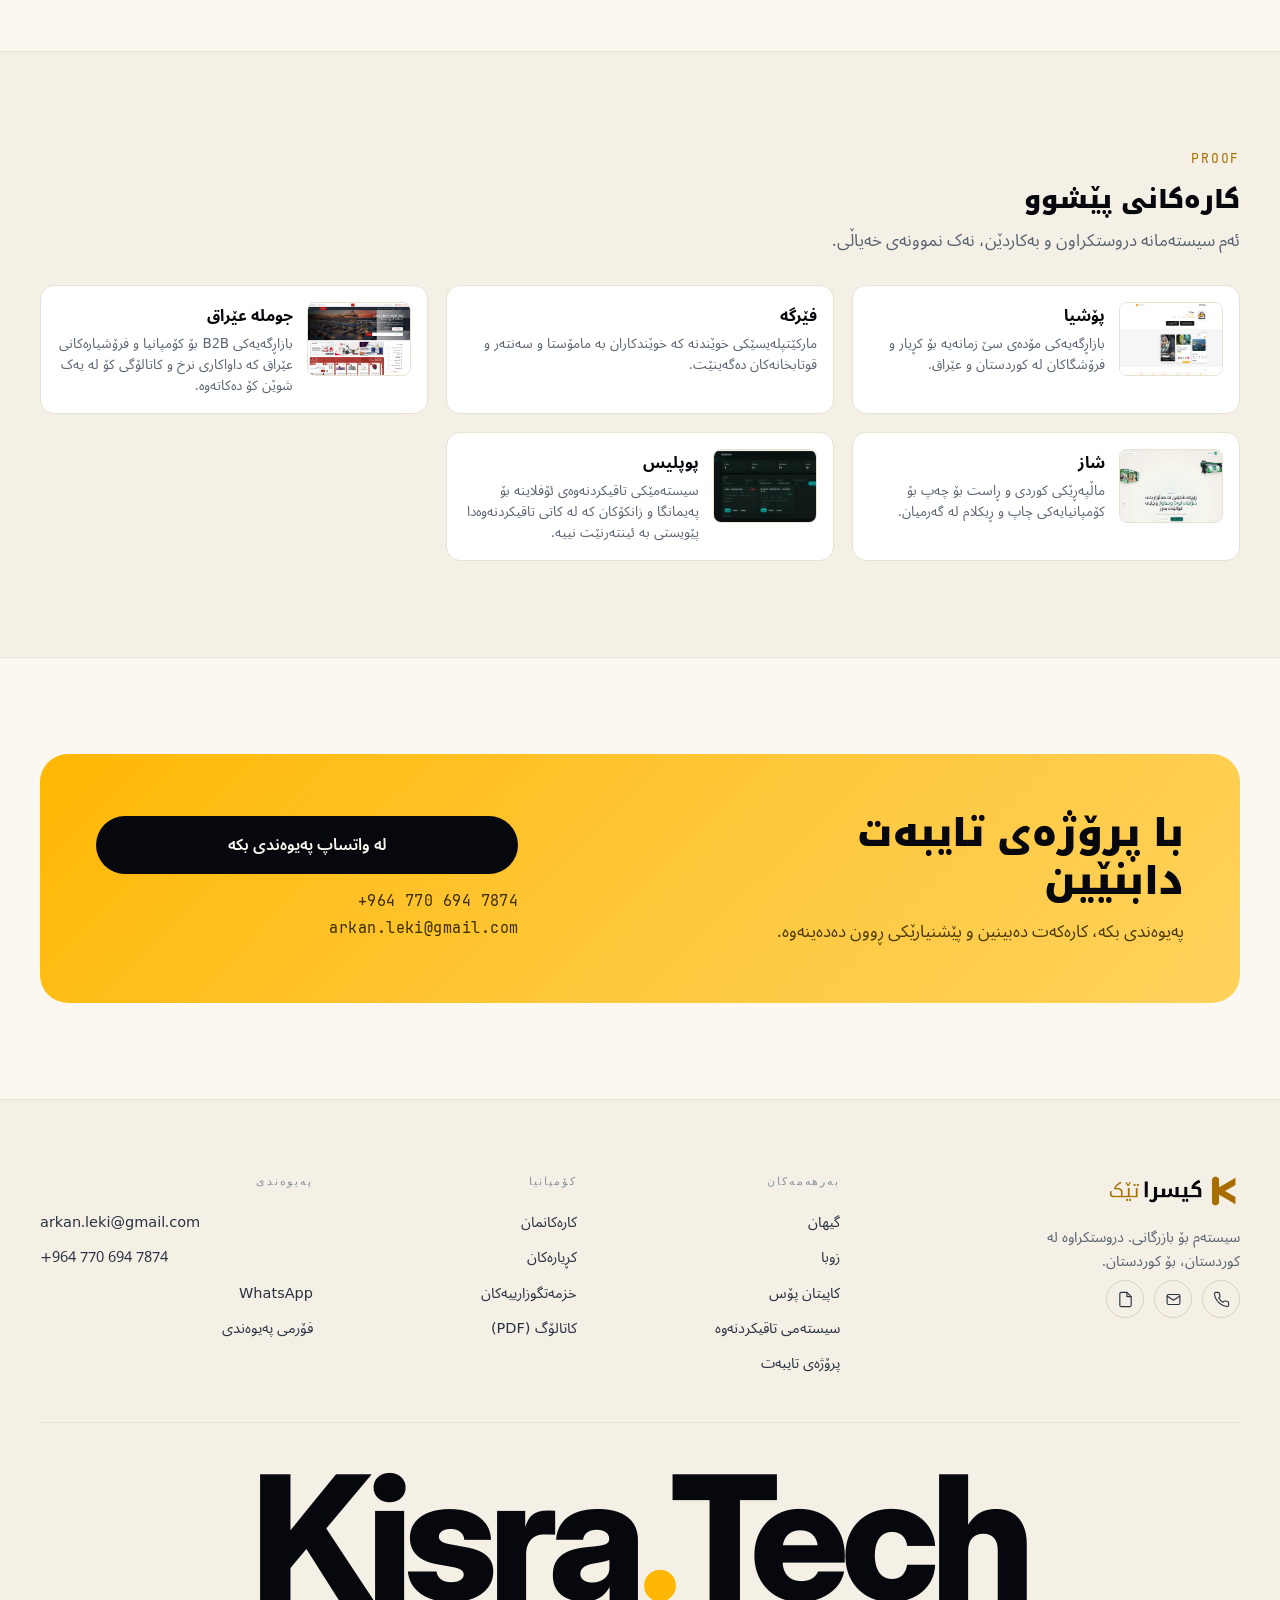
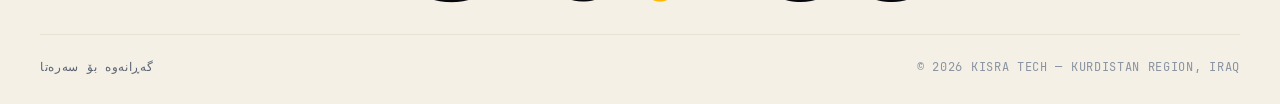
<file: products/custom.html>
<!DOCTYPE html>
<html lang="ckb" dir="rtl">
<head>
<meta charset="utf-8">
<meta name="viewport" content="width=device-width, initial-scale=1">
<title>پرۆژەی تایبەت — کیسرا تێک</title>
<meta name="description" content="سیستەمێک کە بە تەواوی بۆ کاری خۆت دروست کراوە.">
<meta name="theme-color" content="#FBF8F1">
<link rel="icon" href="../assets/logo/favicon.png">
<link rel="canonical" href="https://arkan-leki.github.io/kisra/products/custom.html">
<meta property="og:type" content="product">
<meta property="og:title" content="پرۆژەی تایبەت — Kisra Tech">
<meta property="og:description" content="سیستەمێک کە بە تەواوی بۆ کاری خۆت دروست کراوە.">
<meta property="og:image" content="https://arkan-leki.github.io/kisra/assets/og-image.jpg">
<link rel="stylesheet" href="../css/styles.css">
</head>
<body>

<header class="nav" id="nav">
  <div class="wrap nav-in">
    <a class="brand" href="../index.html" aria-label="Kisra Tech">
      <img class="ku" src="../assets/logo/lockup-ku.png" alt="Kisra Tech، کیسرا تێک">
      <img class="en" src="../assets/logo/lockup-en.png" alt="Kisra Tech">
    </a>
    <nav class="nav-links" id="navLinks">
      <a href="../index.html#products"><span class="ku">بەرهەمەکان</span><span class="en">Products</span></a>
      <a href="../index.html#clients"><span class="ku">کڕیارەکان</span><span class="en">Clients</span></a>
      <a href="../index.html#services"><span class="ku">خزمەتگوزاری</span><span class="en">Services</span></a>
      <a href="../index.html#contact"><span class="ku">پەیوەندی</span><span class="en">Contact</span></a>
    </nav>
    <div class="nav-actions">
      <button class="lang-btn" id="langBtn" aria-label="Switch language">EN</button>
      <a class="btn btn-ink btn-sm" href="https://wa.me/9647706947874" target="_blank" rel="noopener"><span class="ku">واتساپ</span><span class="en">WhatsApp</span></a>
      <button class="burger" id="burger" aria-label="Menu" aria-expanded="false"><span></span><span></span><span></span></button>
    </div>
  </div>
</header>
<main class="product-page">
  <section class="pp-hero">
    <div class="wrap">
      <nav class="crumbs"><a href="../index.html"><span class="ku">سەرەتا</span><span class="en">Home</span></a> <span>/</span> <a href="../index.html#products"><span class="ku">بەرهەمەکان</span><span class="en">Products</span></a> <span>/</span> <b><span class="ku">پرۆژەی تایبەت</span><span class="en">Custom ERP</span></b></nav>
      <div class="pp-hero-grid">
        <div>
          <div class="mono kicker">KISRA PRODUCT · CUSTOM ERP</div>
          <h1><span class="ku">پرۆژەی تایبەت</span><span class="en">Custom ERP</span></h1>
          <p class="pp-tag"><span class="ku">سیستەمێک کە بە تەواوی بۆ کاری خۆت دروست کراوە.</span><span class="en">A system built around your workflow, end to end.</span></p>
          <div class="pp-meta">
            <div class="pp-price"><span class="mono"><span class="ku">نرخ</span><span class="en">price</span></span><b>$1200+</b><small><span class="ku">دۆلار و زیاتر</span><span class="en">from</span></small></div>
            <a class="btn btn-gold" href="https://wa.me/9647706947874" target="_blank" rel="noopener"><span class="ku">پەیوەندی بکە</span><span class="en">Get in touch</span></a>
            <a class="btn btn-ghost" href="../assets/pdf/kisra-custom-sheet.pdf" download><span class="ku">داگرتنی کاتالۆگی PDF</span><span class="en">Download PDF catalogue</span></a>
          </div>
        </div>
        <div class="pp-shot"><img src="../assets/shots/custom.webp" alt="Custom ERP screenshot"></div>
      </div>
    </div>
  </section>

  <section class="section pp-about">
    <div class="wrap pp-2col">
      <div>
        <div class="mono kicker">OVERVIEW</div>
        <h2><span class="ku">دەربارەی پرۆژەی تایبەت</span><span class="en">About Custom ERP</span></h2>
        <p class="pp-overview"><span class="ku">ئەگەر سیستەمی ئامادە بۆ کارەکەت گونجاو نەبوو، پرۆژەی تایبەت دروست دەکەین: پلان، دیزاین، گەشەپێدان، بڵاوکردنەوە و راهێنان، هەمووی بەپێی مەودای کارێکی نووسراو.</span><span class="en">When a ready-made system does not fit, we build the custom one: planning, design, development, deployment and training — all against a written scope.</span></p>
        <div class="pp-tech"><span class="chip">YOUR STACK</span>
<span class="chip">API</span>
<span class="chip">RTL</span></div>
      </div>
      <div>
        <div class="mono kicker">WHY</div>
        <h2><span class="ku">بۆچی پرۆژەی تایبەت؟</span><span class="en">Why Custom ERP?</span></h2>
        <div class="why-list"><div class="why-item-light"><b><span class="ku">بۆ کاری تۆ دروست کراوە</span><span class="en">Built for your workflow</span></b><p><span class="ku">هیچ تایبەتمەندییەکی زیادە و هیچ کەموکوڕییەک لە کارەکەتدا.</span><span class="en">No extra features, no gaps in your process.</span></p></div>
<div class="why-item-light"><b><span class="ku">مەودای کارێکی نووسراو</span><span class="en">A written scope</span></b><p><span class="ku">پێش دەستپێکردن هەموو شتێک بە نووسراو دیاری دەکرێت.</span><span class="en">Everything is fixed in writing before we start.</span></p></div>
<div class="why-item-light"><b><span class="ku">کۆدەکە هی تۆیە</span><span class="en">The code is yours</span></b><p><span class="ku">دوای پارەدانی کۆتایی، کۆدی تایبەت بۆ پرۆژەکەت هی تۆیە.</span><span class="en">After final payment, the code we wrote is yours.</span></p></div></div>
      </div>
    </div>
  </section>

  <section class="section pp-how">
    <div class="wrap">
      <div class="mono kicker">HOW IT WORKS</div>
      <h2><span class="ku">چۆن کار دەکات</span><span class="en">How it works</span></h2>
      <div class="how-grid"><div class="how-step"><span class="how-num">01</span><h3><span class="ku">چاوپێکەوتن و شیکردنەوە</span><span class="en">Discovery</span></h3><p><span class="ku">کارەکەت دەبینین و پێویستییەکان دەنووسین.</span><span class="en">We study your workflow and write the requirements.</span></p></div>
<div class="how-step"><span class="how-num">02</span><h3><span class="ku">پێشنیار و پێشەکی</span><span class="en">Proposal and deposit</span></h3><p><span class="ku">نرخ، بەروار و مەودای کار؛ پێشەکی ٥٠ لە سەد.</span><span class="en">Price, timeline and scope; 50% deposit.</span></p></div>
<div class="how-step"><span class="how-num">03</span><h3><span class="ku">گەشەپێدان و ڕادەستکردن</span><span class="en">Build and deliver</span></h3><p><span class="ku">دیزاین، کۆد، تاقیکردنەوە، ڕاهێنان و پاڵپشتی.</span><span class="en">Design, code, testing, training and support.</span></p></div></div>
      <div class="stat-band"><div class="stat-band-item"><b>٥٠٪</b><span><span class="ku">پێشەکی</span><span class="en">deposit</span></span></div>
<div class="stat-band-item"><b>١٠٠٪</b><span><span class="ku">کۆدی تایبەت</span><span class="en">custom code</span></span></div>
<div class="stat-band-item"><b>٣٠</b><span><span class="ku">ڕۆژ گەرەنتی</span><span class="en">day warranty</span></span></div></div>
    </div>
  </section>

  <section class="section pp-features-sec">
    <div class="wrap">
      <div class="mono kicker">FEATURES</div>
      <h2><span class="ku">تایبەتمەندییەکان</span><span class="en">Features</span></h2>
      <ul class="feature-grid"><li><span class="ku">پلان و دیزاین بەپێی کاری ڕاستەقینەی تۆ</span><span class="en">Planning and design around your real workflow</span></li>
<li><span class="ku">وێب، مۆبایل یان هەردووکیان</span><span class="en">Web, mobile, or both</span></li>
<li><span class="ku">کوردی و عەرەبی و ئینگلیزی لەگەڵ ڕاست بۆ چەپ</span><span class="en">Kurdish, Arabic and English with RTL</span></li>
<li><span class="ku">پەیوەندی بە سیستەم و خزمەتگوزارییەکانی تر</span><span class="en">Integrations with your other systems</span></li>
<li><span class="ku">بڵاوکردنەوە و راهێنانی کارمەندان</span><span class="en">Deployment and staff training</span></li>
<li><span class="ku">پاڵپشتی و گەشەپێدانی دواتر</span><span class="en">Support and further development</span></li></ul>
    </div>
  </section>

  <section class="section pp-gallery">
    <div class="wrap">
      <div class="mono kicker">SCREENS</div>
      <h2><span class="ku">شاشەکان</span><span class="en">Screens</span></h2>
      <div class="shots-grid triple"><figure><img src="../assets/shots/custom.webp" alt="Custom ERP screenshot" loading="lazy"></figure>
<figure><img src="../assets/shots/gihan.webp" alt="Custom ERP screenshot" loading="lazy"></figure>
<figure><img src="../assets/shots/zuba.webp" alt="Custom ERP screenshot" loading="lazy"></figure></div>
    </div>
  </section>

  <section class="section pp-packages">
    <div class="wrap">
      <div class="mono kicker">PACKAGES</div>
      <h2><span class="ku">پاکێج و نرخ</span><span class="en">Packages and pricing</span></h2>
      <div class="pkg-grid"><div class="pkg"><b><span class="ku">پرۆژەی بچووک</span><span class="en">Small build</span></b><div class="pkg-price">١,٢٠٠ دۆلار+<span class="pkg-price-en">$1,200+</span></div><p><span class="ku">١–٣ هەفتە</span><span class="en">1–3 weeks</span></p></div>
<div class="pkg"><b><span class="ku">پرۆژەی مامناوەند</span><span class="en">Medium build</span></b><div class="pkg-price">٣,٠٠٠ دۆلار+<span class="pkg-price-en">$3,000+</span></div><p><span class="ku">٤–٨ هەفتە</span><span class="en">4–8 weeks</span></p></div>
<div class="pkg"><b><span class="ku">پلاتفۆرم</span><span class="en">Platform</span></b><div class="pkg-price">٥,٠٠٠ دۆلار+<span class="pkg-price-en">$5,000+</span></div><p><span class="ku">٢–٤ مانگ</span><span class="en">2–4 months</span></p></div></div>
    </div>
  </section>

  <section class="section pp-downloads">
    <div class="wrap">
      <div class="mono kicker">DOWNLOADS</div>
      <h2><span class="ku">داگرتنەکان</span><span class="en">Downloads</span></h2>
      <p class="pp-note"><span class="ku">پەڕەی بەرهەم و کاتالۆگەکانی PDF.</span><span class="en">Product sheet and the PDF catalogues.</span></p>
      <div class="dl-grid"><a class="dl-card" href="../assets/pdf/kisra-custom-sheet.pdf" download><span class="dl-ext">PDF</span><b><span class="ku">پەڕەی بەرهەم (١ لاپەڕە)</span><span class="en">Product sheet (1 page)</span></b><span class="dl-arrow">↓</span></a>
<a class="dl-card" href="../assets/pdf/kisra-catalogue-long-a4.pdf" download><span class="dl-ext">PDF</span><b><span class="ku">کاتالۆگی تەواوی کۆمپانیا (٨ بەرهەم)</span><span class="en">Full company catalogue (8 products)</span></b><span class="dl-arrow">↓</span></a></div>
      <div class="pdf-preview">
        <div class="pdf-preview-head">
          <span class="mono">PDF PREVIEW</span>
          <a class="product-link" href="../assets/pdf/kisra-custom-sheet.pdf" target="_blank" rel="noopener"><span class="ku">کردنەوە</span><span class="en">Open</span> ↗</a>
        </div>
        <a class="pdf-thumb" href="../assets/pdf/kisra-custom-sheet.pdf" target="_blank" rel="noopener">
          <img src="../assets/pdf/preview/custom.webp" alt="Custom ERP PDF preview" loading="lazy">
        </a>
      </div>
    </div>
  </section>

  <section class="section pp-faq">
    <div class="wrap">
      <div class="mono kicker">FAQ</div>
      <h2><span class="ku">پرسیارە باوەکان</span><span class="en">Common questions</span></h2>
      <div class="faq-list"><details class="faq-item"><summary><span class="ku">نرخ چۆن دیاری دەکرێت؟</span><span class="en">How is the price set?</span></summary><p class="ku">بەپێی مەودای کار. پێشەکی ٥٠ لە سەد لە کاتی ڕێککەوتن، ٤٠ لە سەد لە کاتی ڕادەستکردن، ١٠ لە سەد لە کاتی پەسەندکردن.</p><p class="en">By scope. 50% deposit at signing, 40% at delivery, 10% at acceptance.</p></details>
<details class="faq-item"><summary><span class="ku">چەند دەخایەنێت؟</span><span class="en">How long does it take?</span></summary><p class="ku">لە چەند هەفتەیەکەوە بۆ چەند مانگێک، بەپێی قەبارە. بەروار لە پێشنیارەکەدا دیاری دەکرێت.</p><p class="en">Weeks to months depending on size — the timeline is fixed in the proposal.</p></details></div>
    </div>
  </section>

    <section class="section pp-works">
    <div class="wrap">
      <div class="mono kicker">PROOF</div>
      <h2><span class="ku">کارەکانی پێشوو</span><span class="en">Previous work</span></h2>
      <p class="pp-note"><span class="ku">ئەم سیستەمانە دروستکراون و بەکاردێن، نەک نموونەی خەیاڵی.</span><span class="en">These are real systems we built and shipped, not mockups.</span></p>
      <div class="pp-works-grid"><div class="pp-work"><img src="../assets/shots/app-poshya.webp" alt="Poshya" loading="lazy"><div><b><span class="ku">پۆشیا</span><span class="en">Poshya</span></b><p><span class="ku">بازاڕگەیەکی مۆدەی سێ زمانەیە بۆ کڕیار و فرۆشگاکان لە کوردستان و عێراق.</span><span class="en">A trilingual fashion marketplace for shoppers and stores across Kurdistan and Iraq.</span></p></div></div>
<div class="pp-work"><div><b><span class="ku">فێرگە</span><span class="en">Ferga</span></b><p><span class="ku">مارکێتپلەیسێکی خوێندنە کە خوێندکاران بە مامۆستا و سەنتەر و قوتابخانەکان دەگەینێت.</span><span class="en">An ed-tech marketplace connecting students with tutors, centres and schools.</span></p></div></div>
<div class="pp-work"><img src="../assets/shots/ecommerce-jumla.webp" alt="Jumla Iraq" loading="lazy"><div><b><span class="ku">جوملە عێراق</span><span class="en">Jumla Iraq</span></b><p><span class="ku">بازاڕگەیەکی B2B بۆ کۆمپانیا و فرۆشیارەکانی عێراق کە داواکاری نرخ و کاتالۆگی کۆ لە یەک شوێن کۆ دەکاتەوە.</span><span class="en">A B2B wholesale marketplace connecting Iraqi businesses with verified suppliers.</span></p></div></div>
<div class="pp-work"><img src="../assets/shots/website-shaz.webp" alt="Shaz Print" loading="lazy"><div><b><span class="ku">شاز</span><span class="en">Shaz Print</span></b><p><span class="ku">ماڵپەڕێکی کوردی و ڕاست بۆ چەپ بۆ کۆمپانیایەکی چاپ و ڕیکلام لە گەرمیان.</span><span class="en">A Kurdish RTL marketing site for a print and advertising company in Garmian.</span></p></div></div>
<div class="pp-work"><img src="../assets/shots/exam-puplis.webp" alt="Puplis" loading="lazy"><div><b><span class="ku">پوپلیس</span><span class="en">Puplis</span></b><p><span class="ku">سیستەمێکی تاقیکردنەوەی ئۆفلاینە بۆ پەیمانگا و زانکۆکان کە لە کاتی تاقیکردنەوەدا پێویستی بە ئینتەرنێت نییە.</span><span class="en">An offline exam platform for institutes and universities that needs no internet during the test.</span></p></div></div></div>
    </div>
  </section>

  <section class="cta">
    <div class="wrap">
      <div class="cta-card reveal">
        <div>
          <h2><span class="ku">با پرۆژەی تایبەت دابنێین</span><span class="en">Let's set up Custom ERP</span></h2>
          <p><span class="ku">پەیوەندی بکە، کارەکەت دەبینین و پێشنیارێکی ڕوون دەدەینەوە.</span><span class="en">Tell us what you run today. You get a clear plan and a price.</span></p>
        </div>
        <div class="cta-actions">
          <a class="btn btn-ink" href="https://wa.me/9647706947874" target="_blank" rel="noopener"><span class="ku">لە واتساپ پەیوەندی بکە</span><span class="en">Message on WhatsApp</span></a>
          <div class="cta-contact"><a href="tel:+9647706947874" dir="ltr">+964 770 694 7874</a><br><a href="mailto:arkan.leki@gmail.com" dir="ltr">arkan.leki@gmail.com</a></div>
        </div>
      </div>
    </div>
  </section>
</main>

<footer>
  <div class="wrap">
    <div class="foot-top">
      <div class="foot-brand">
        <img class="foot-logo ku" src="../assets/logo/lockup-ku.png" alt="Kisra Tech — کیسرا تێک">
        <img class="foot-logo en" src="../assets/logo/lockup-en.png" alt="Kisra Tech">
        <p><span class="ku">سیستەم بۆ بازرگانی. دروستکراوە لە کوردستان، بۆ کوردستان.</span><span class="en">Business software. Built in Kurdistan, for Kurdistan.</span></p>
        <div class="foot-social">
          <a href="https://wa.me/9647706947874" target="_blank" rel="noopener" aria-label="WhatsApp" title="WhatsApp"><svg viewBox="0 0 24 24" aria-hidden="true"><path d="M22 16.9v3a2 2 0 0 1-2.2 2 19.8 19.8 0 0 1-8.6-3.1 19.5 19.5 0 0 1-6-6A19.8 19.8 0 0 1 2.1 4.2 2 2 0 0 1 4.1 2h3a2 2 0 0 1 2 1.7c.1 1 .4 2 .7 2.9a2 2 0 0 1-.5 2.1L8.1 9.9a16 16 0 0 0 6 6l1.2-1.2a2 2 0 0 1 2.1-.5c.9.3 1.9.6 2.9.7a2 2 0 0 1 1.7 2z"/></svg></a>
          <a href="mailto:arkan.leki@gmail.com" aria-label="Email" title="Email"><svg viewBox="0 0 24 24" aria-hidden="true"><rect x="3" y="5" width="18" height="14" rx="2"/><path d="m3 7 9 6 9-6"/></svg></a>
          <a href="../assets/pdf/kisra-catalogue-long-a4.pdf" download aria-label="Catalogue PDF" title="Catalogue PDF"><svg viewBox="0 0 24 24" aria-hidden="true"><path d="M14 2H6a2 2 0 0 0-2 2v16a2 2 0 0 0 2 2h12a2 2 0 0 0 2-2V8z"/><path d="M14 2v6h6"/></svg></a>
        </div>
      </div>
      <div class="foot-col">
        <h4><span class="ku">بەرهەمەکان</span><span class="en">Products</span></h4>
        <a href="gihan.html"><span class="ku">گیهان</span><span class="en">Gihan</span></a>
        <a href="zuba.html"><span class="ku">زوبا</span><span class="en">Zuba</span></a>
        <a href="kapitan.html"><span class="ku">کاپیتان پۆس</span><span class="en">Kapitan POS</span></a>
        <a href="exam.html"><span class="ku">سیستەمی تاقیکردنەوە</span><span class="en">Exam system</span></a>
        <a href="custom.html"><span class="ku">پرۆژەی تایبەت</span><span class="en">Custom build</span></a>
      </div>
      <div class="foot-col">
        <h4><span class="ku">کۆمپانیا</span><span class="en">Company</span></h4>
        <a href="../index.html#work"><span class="ku">کارەکانمان</span><span class="en">Work</span></a>
        <a href="../index.html#clients"><span class="ku">کڕیارەکان</span><span class="en">Clients</span></a>
        <a href="../index.html#services"><span class="ku">خزمەتگوزارییەکان</span><span class="en">Services</span></a>
        <a href="../assets/pdf/kisra-catalogue-long-a4.pdf" download><span class="ku">کاتالۆگ (PDF)</span><span class="en">Catalogue (PDF)</span></a>
      </div>
      <div class="foot-col">
        <h4><span class="ku">پەیوەندی</span><span class="en">Contact</span></h4>
        <a href="mailto:arkan.leki@gmail.com" dir="ltr">arkan.leki@gmail.com</a>
        <a href="tel:+9647706947874" dir="ltr">+964 770 694 7874</a>
        <a href="https://wa.me/9647706947874" target="_blank" rel="noopener">WhatsApp</a>
        <a href="../index.html#contact"><span class="ku">فۆرمی پەیوەندی</span><span class="en">Get in touch</span></a>
      </div>
    </div>
    <div class="foot-wordmark">Kisra<span class="dot">.</span>Tech</div>
    <div class="foot-bottom">
      <span dir="ltr">© <span id="year">2026</span> KISRA TECH — KURDISTAN REGION, IRAQ</span>
      <a href="../index.html"><span class="ku">گەڕانەوە بۆ سەرەتا</span><span class="en">Back to home</span></a>
    </div>
  </div>
</footer>

<script src="../js/app.js"></script>
</body>
</html>
</file>
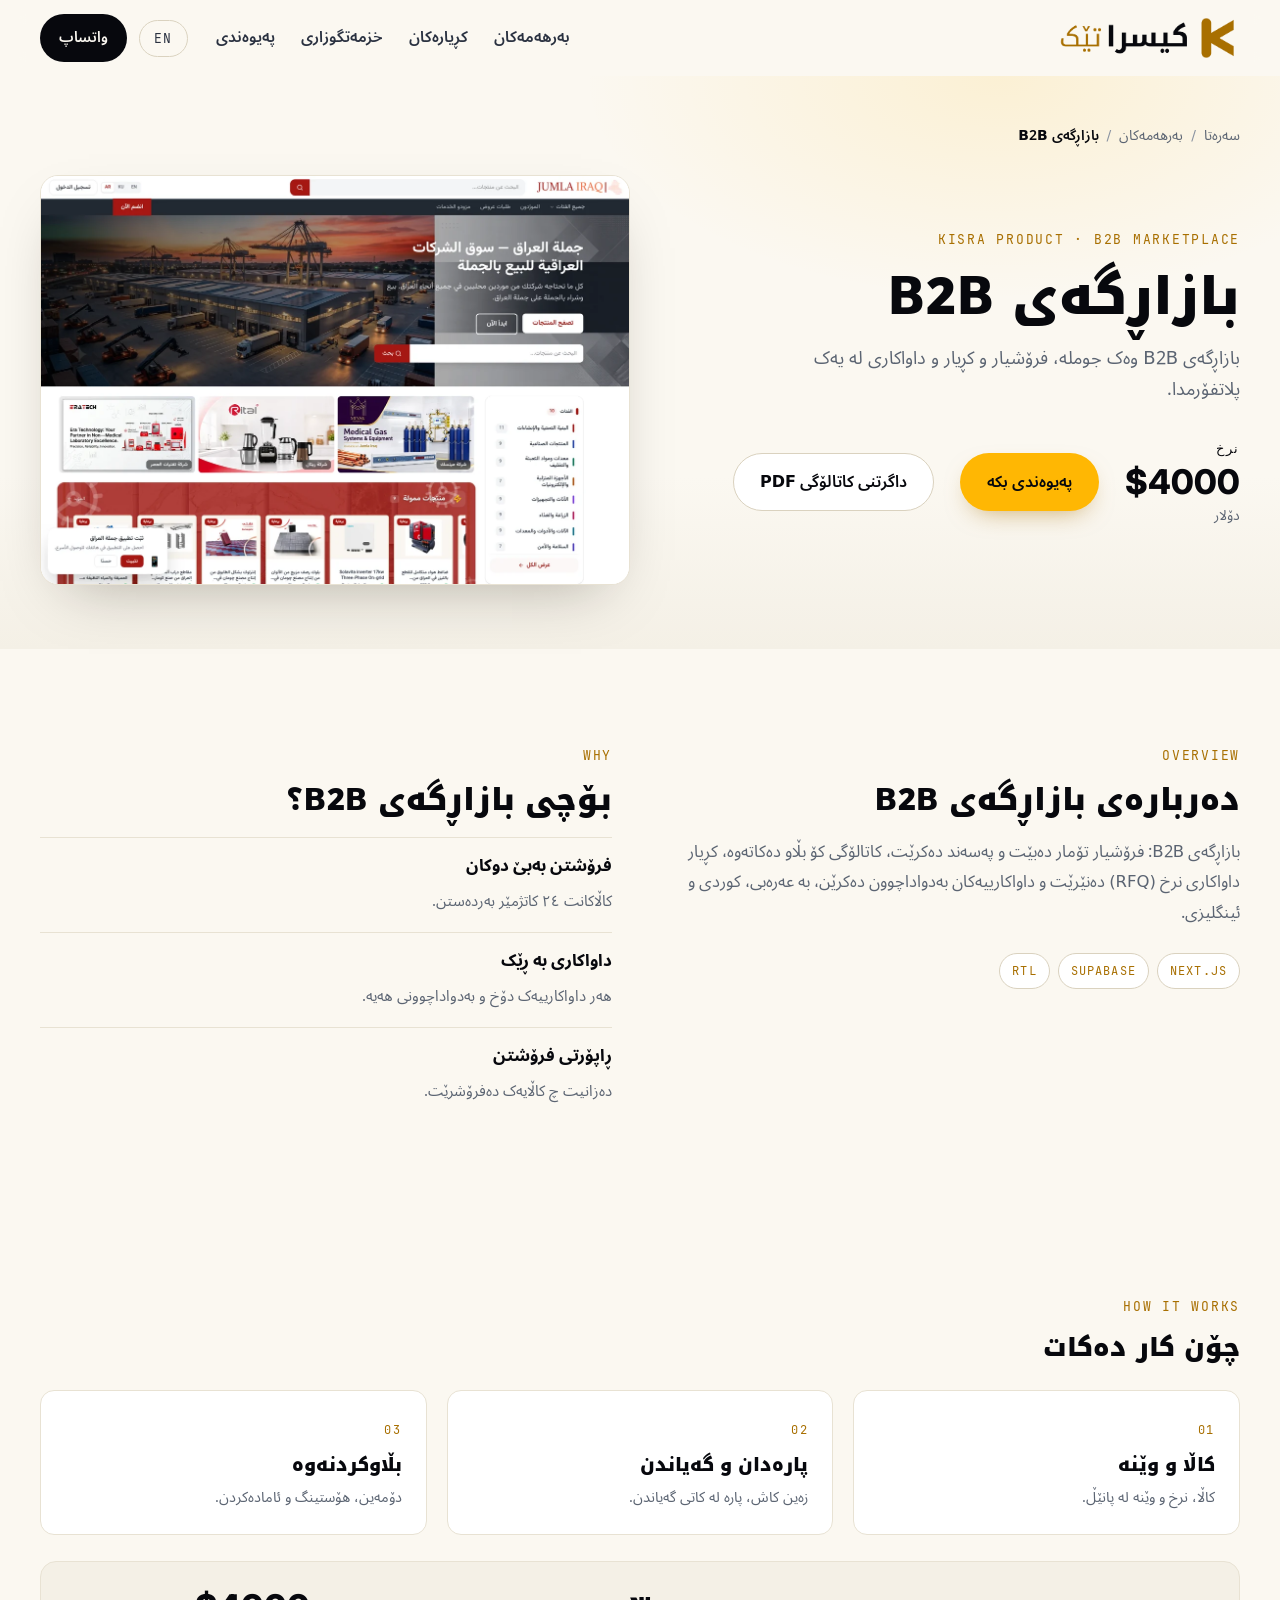
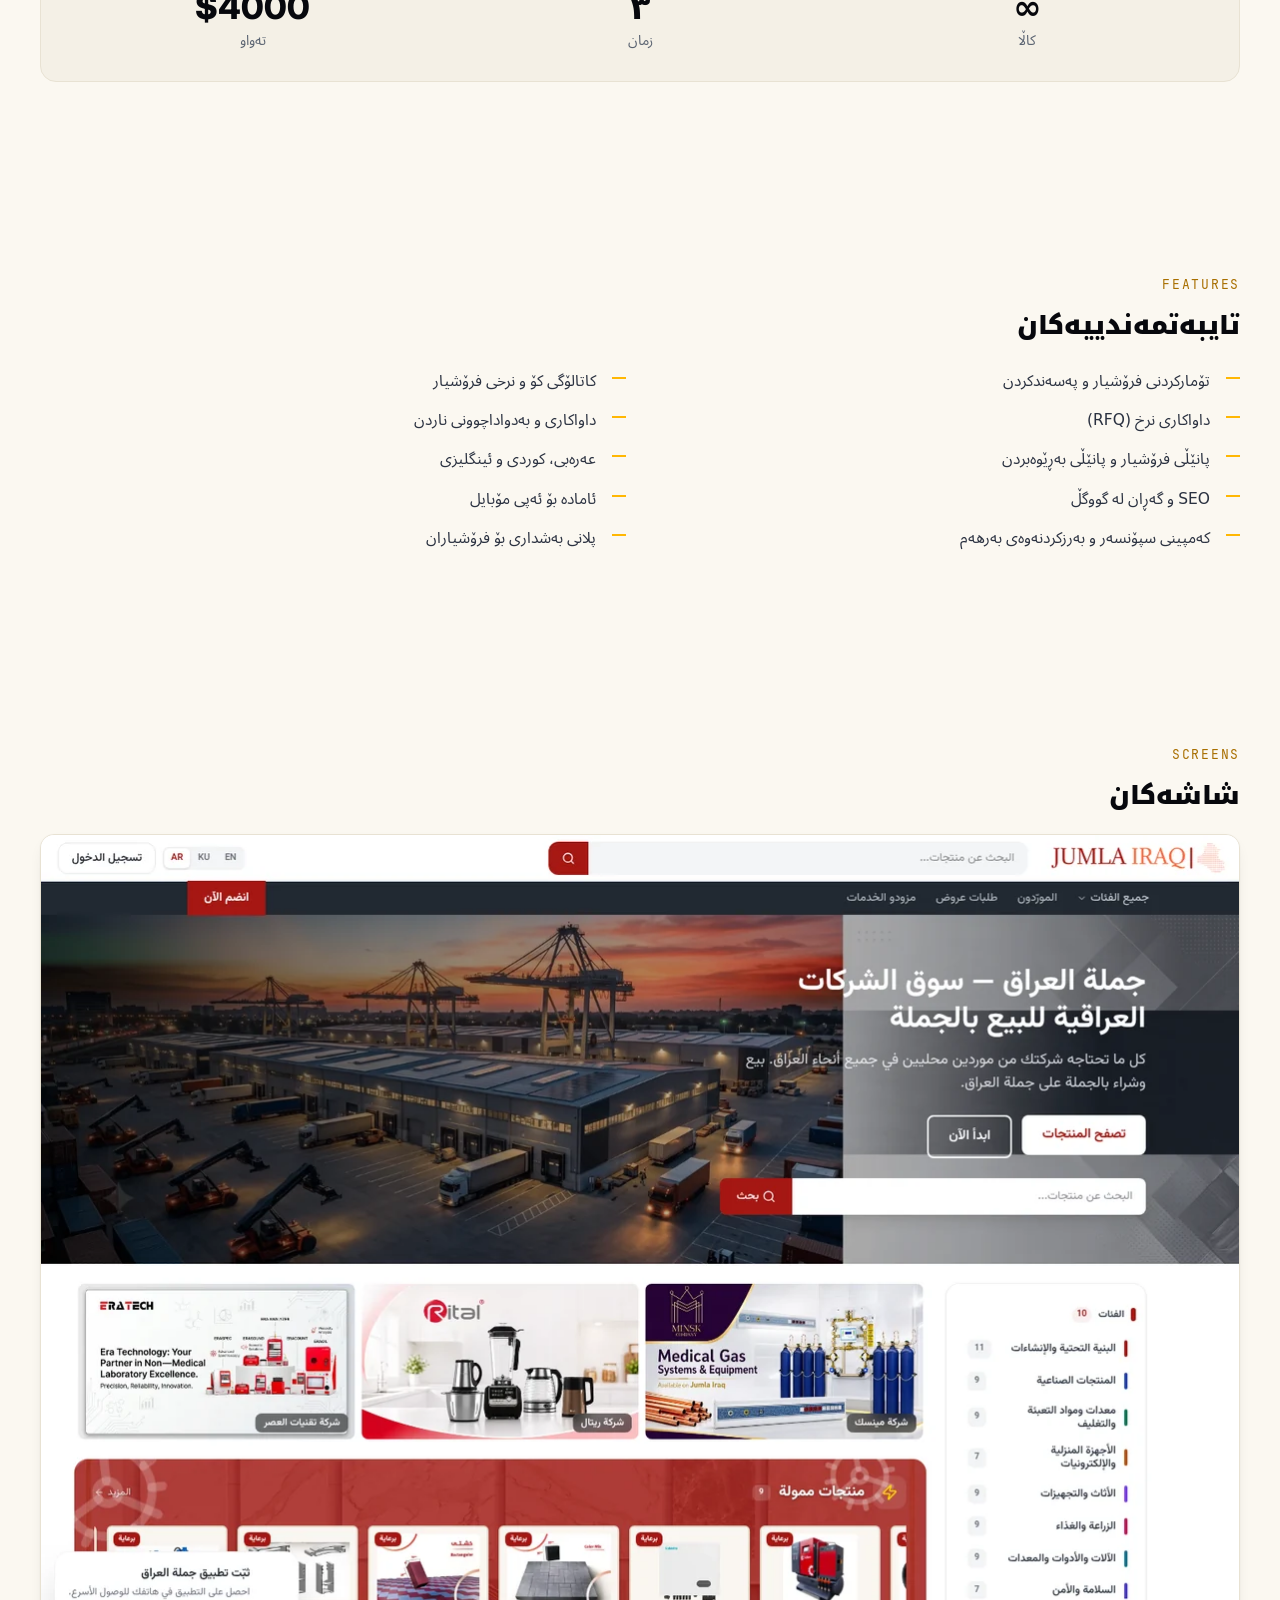
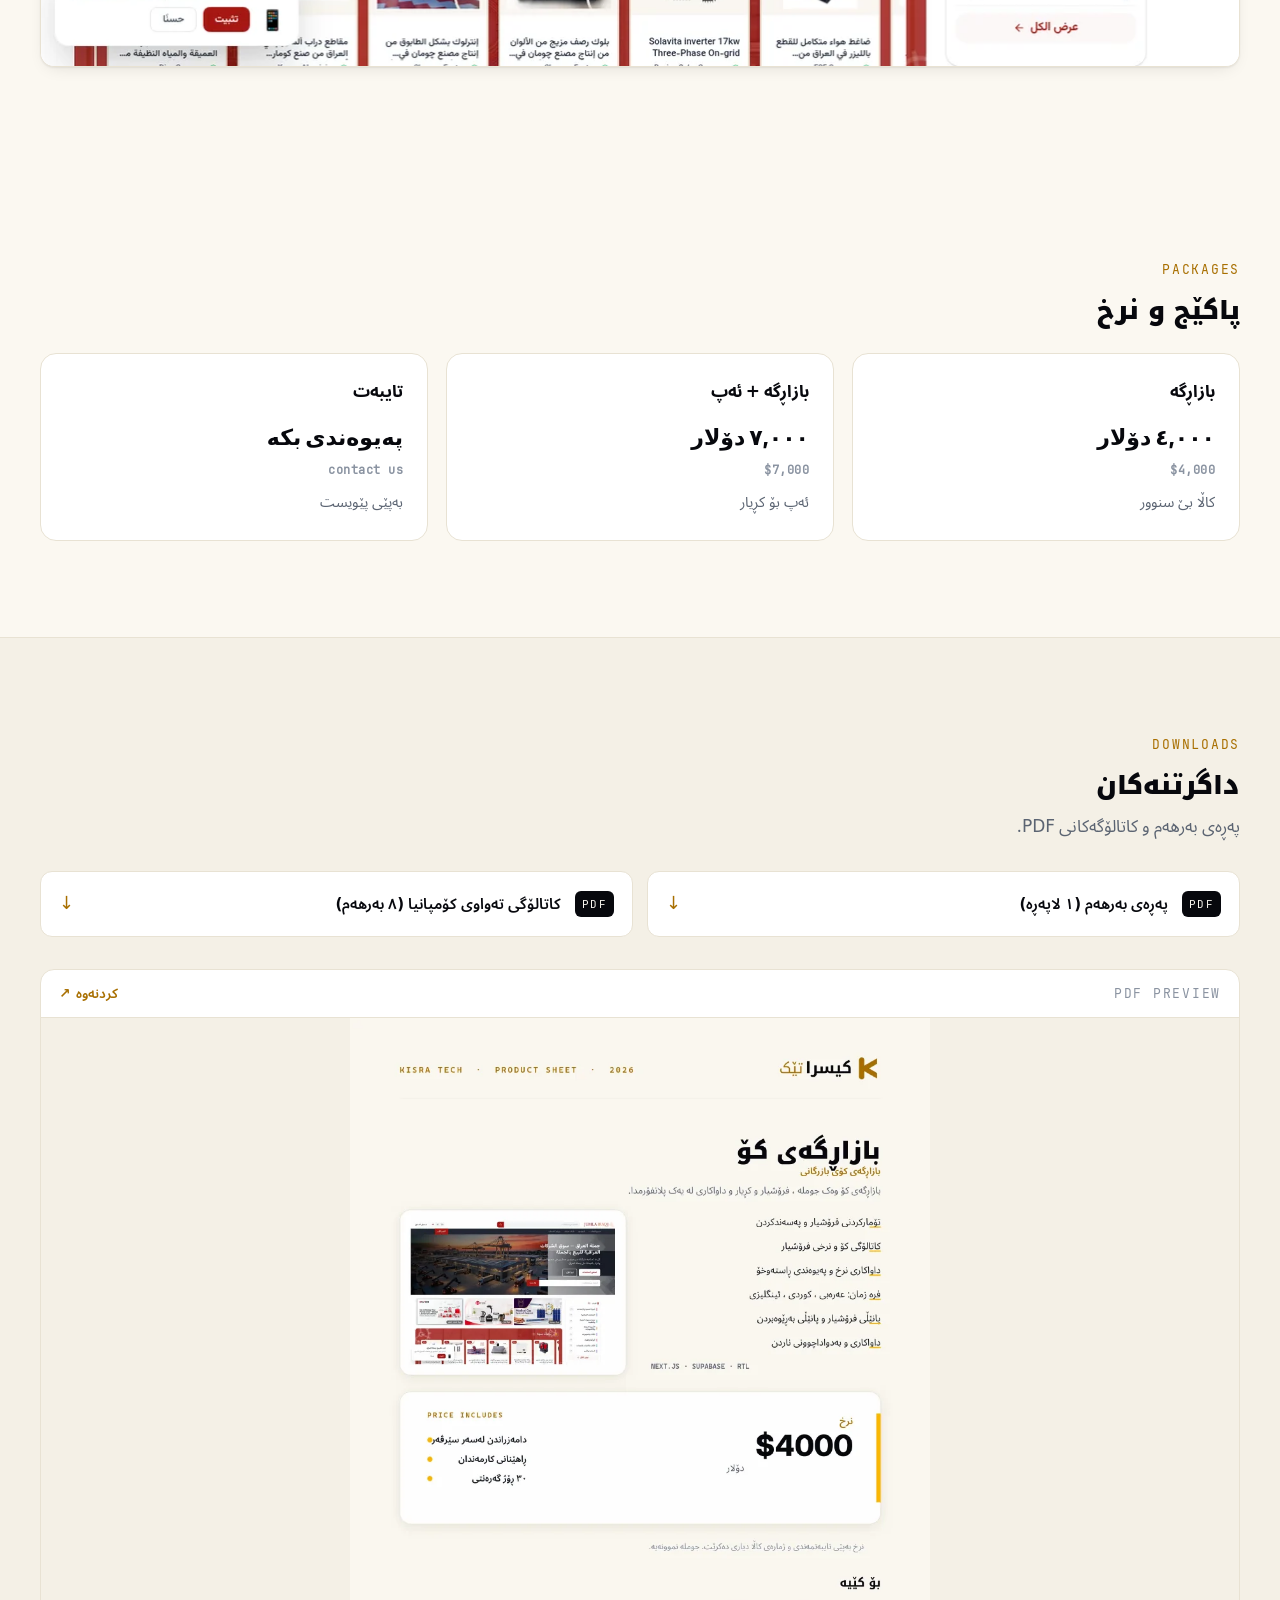
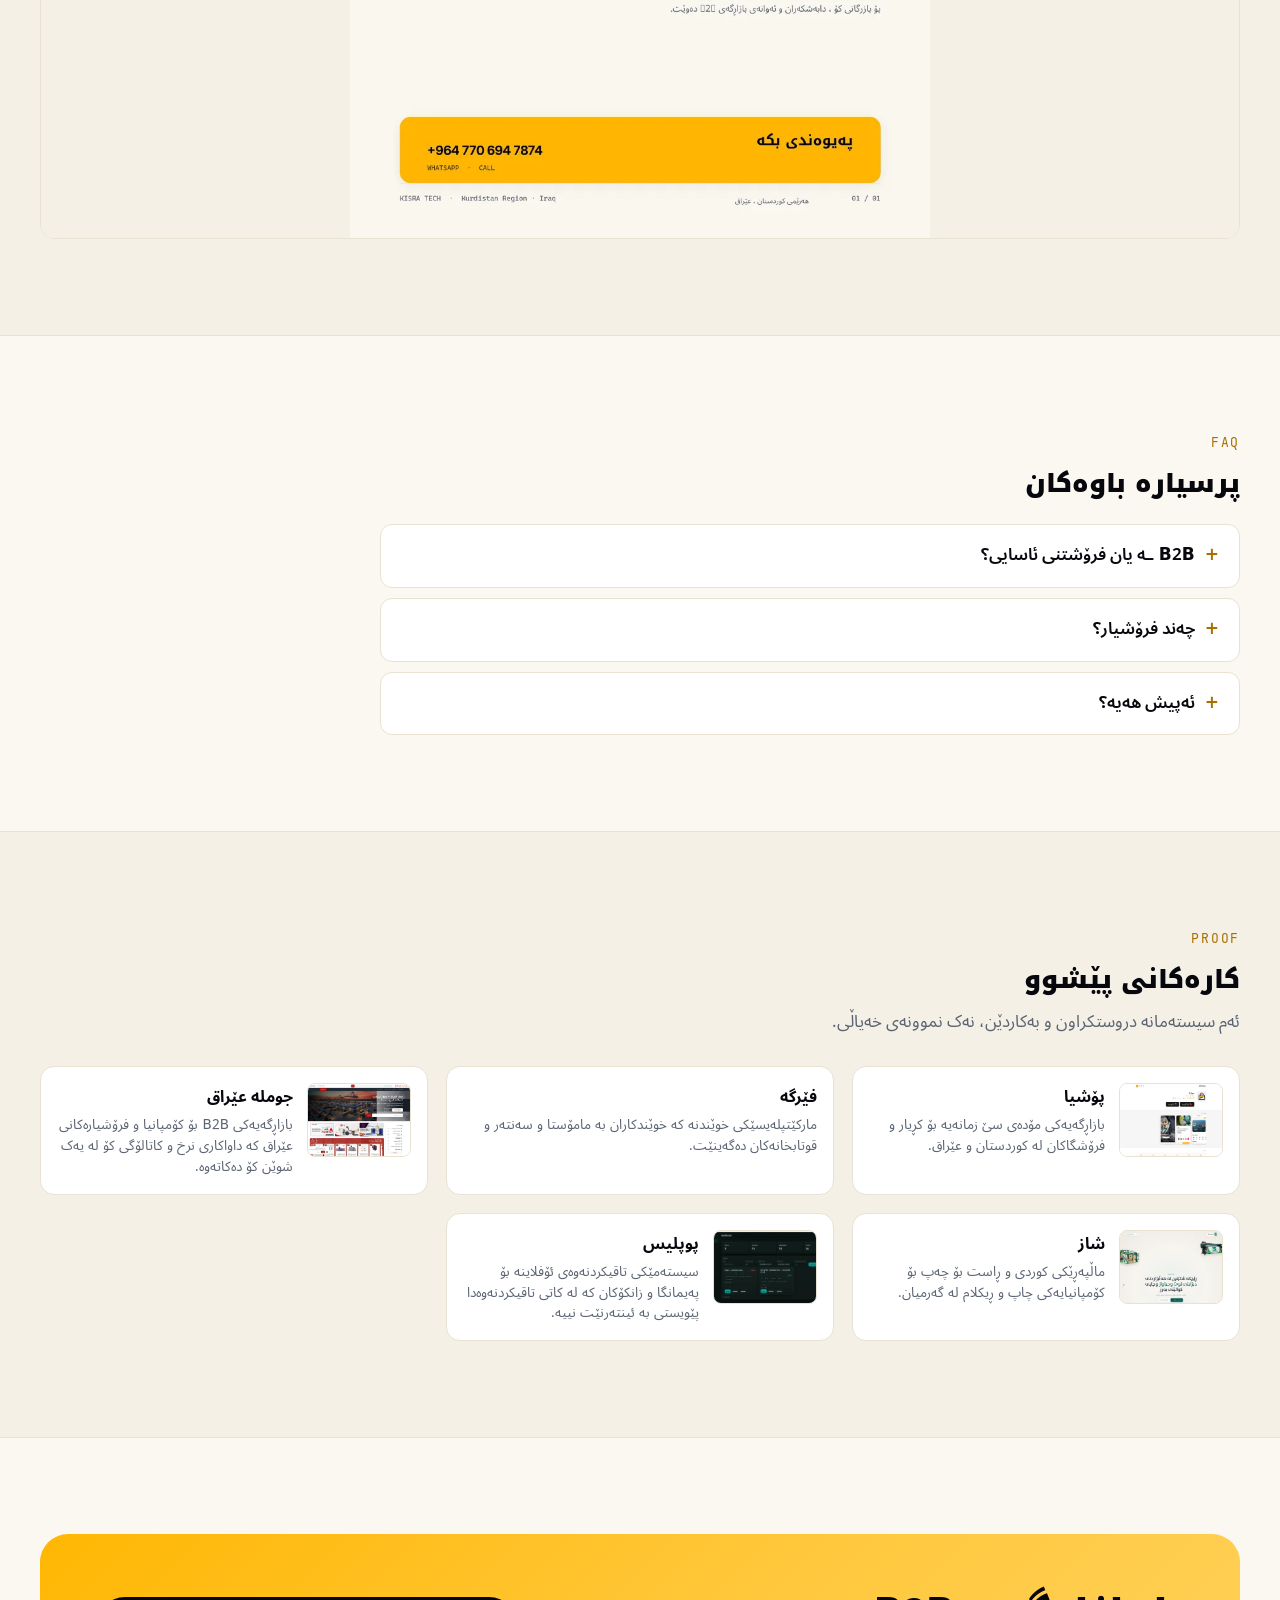
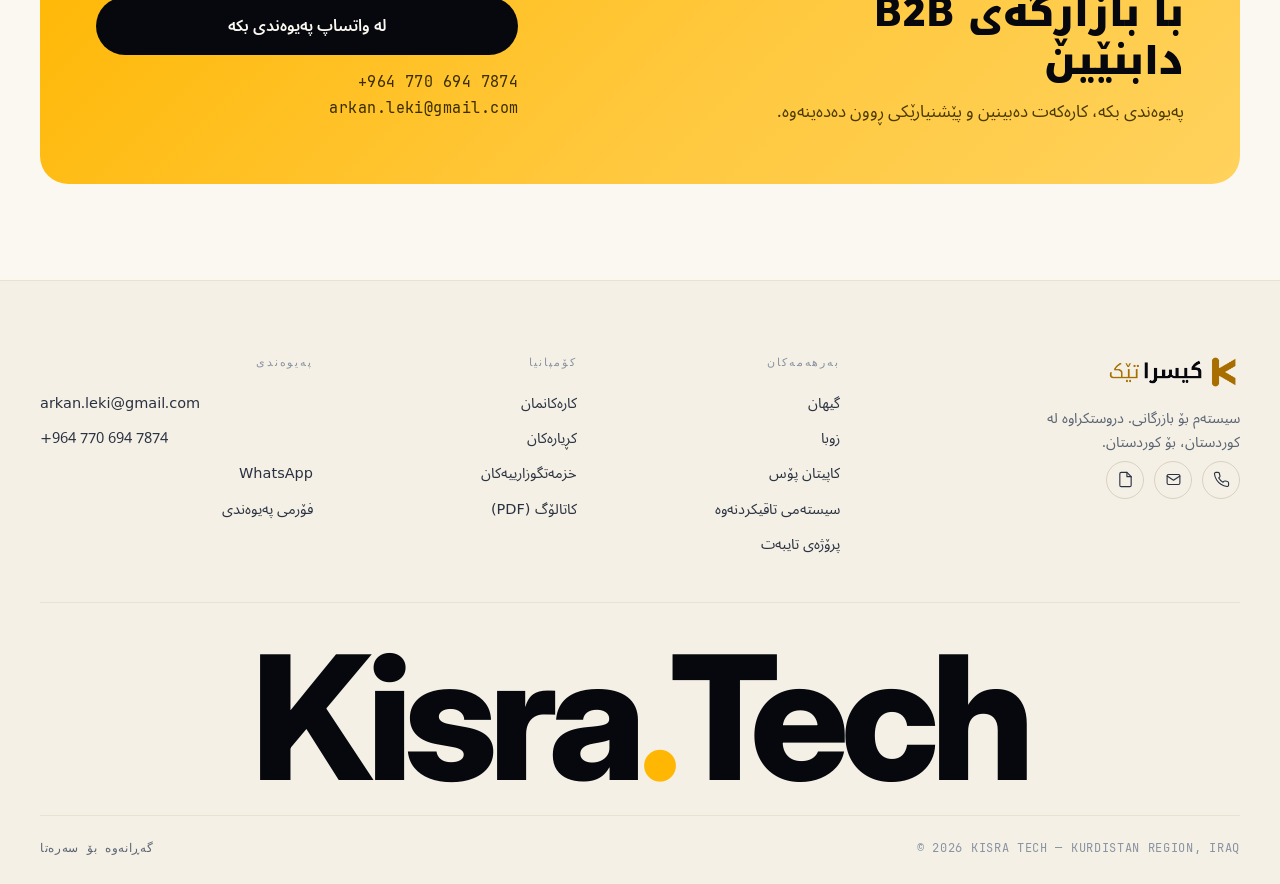
<file: products/ecommerce.html>
<!DOCTYPE html>
<html lang="ckb" dir="rtl">
<head>
<meta charset="utf-8">
<meta name="viewport" content="width=device-width, initial-scale=1">
<title>بازاڕگەی B2B — کیسرا تێک</title>
<meta name="description" content="بازاڕگەی B2B وەک جوملە، فرۆشیار و کڕیار و داواکاری لە یەک پلاتفۆرمدا.">
<meta name="theme-color" content="#FBF8F1">
<link rel="icon" href="../assets/logo/favicon.png">
<link rel="canonical" href="https://arkan-leki.github.io/kisra/products/ecommerce.html">
<meta property="og:type" content="product">
<meta property="og:title" content="بازاڕگەی B2B — Kisra Tech">
<meta property="og:description" content="بازاڕگەی B2B وەک جوملە، فرۆشیار و کڕیار و داواکاری لە یەک پلاتفۆرمدا.">
<meta property="og:image" content="https://arkan-leki.github.io/kisra/assets/og-image.jpg">
<link rel="stylesheet" href="../css/styles.css">
</head>
<body>

<header class="nav" id="nav">
  <div class="wrap nav-in">
    <a class="brand" href="../index.html" aria-label="Kisra Tech">
      <img class="ku" src="../assets/logo/lockup-ku.png" alt="Kisra Tech، کیسرا تێک">
      <img class="en" src="../assets/logo/lockup-en.png" alt="Kisra Tech">
    </a>
    <nav class="nav-links" id="navLinks">
      <a href="../index.html#products"><span class="ku">بەرهەمەکان</span><span class="en">Products</span></a>
      <a href="../index.html#clients"><span class="ku">کڕیارەکان</span><span class="en">Clients</span></a>
      <a href="../index.html#services"><span class="ku">خزمەتگوزاری</span><span class="en">Services</span></a>
      <a href="../index.html#contact"><span class="ku">پەیوەندی</span><span class="en">Contact</span></a>
    </nav>
    <div class="nav-actions">
      <button class="lang-btn" id="langBtn" aria-label="Switch language">EN</button>
      <a class="btn btn-ink btn-sm" href="https://wa.me/9647706947874" target="_blank" rel="noopener"><span class="ku">واتساپ</span><span class="en">WhatsApp</span></a>
      <button class="burger" id="burger" aria-label="Menu" aria-expanded="false"><span></span><span></span><span></span></button>
    </div>
  </div>
</header>
<main class="product-page">
  <section class="pp-hero">
    <div class="wrap">
      <nav class="crumbs"><a href="../index.html"><span class="ku">سەرەتا</span><span class="en">Home</span></a> <span>/</span> <a href="../index.html#products"><span class="ku">بەرهەمەکان</span><span class="en">Products</span></a> <span>/</span> <b><span class="ku">بازاڕگەی B2B</span><span class="en">B2B marketplace</span></b></nav>
      <div class="pp-hero-grid">
        <div>
          <div class="mono kicker">KISRA PRODUCT · B2B MARKETPLACE</div>
          <h1><span class="ku">بازاڕگەی B2B</span><span class="en">B2B marketplace</span></h1>
          <p class="pp-tag"><span class="ku">بازاڕگەی B2B وەک جوملە، فرۆشیار و کڕیار و داواکاری لە یەک پلاتفۆرمدا.</span><span class="en">A B2B marketplace like Jumla: sellers, buyers and orders on one platform.</span></p>
          <div class="pp-meta">
            <div class="pp-price"><span class="mono"><span class="ku">نرخ</span><span class="en">price</span></span><b>$4000</b><small><span class="ku">دۆلار</span><span class="en">one-time</span></small></div>
            <a class="btn btn-gold" href="https://wa.me/9647706947874" target="_blank" rel="noopener"><span class="ku">پەیوەندی بکە</span><span class="en">Get in touch</span></a>
            <a class="btn btn-ghost" href="../assets/pdf/kisra-ecommerce-sheet.pdf" download><span class="ku">داگرتنی کاتالۆگی PDF</span><span class="en">Download PDF catalogue</span></a>
          </div>
        </div>
        <div class="pp-shot"><img src="../assets/shots/ecommerce-jumla.webp" alt="B2B marketplace screenshot"></div>
      </div>
    </div>
  </section>

  <section class="section pp-about">
    <div class="wrap pp-2col">
      <div>
        <div class="mono kicker">OVERVIEW</div>
        <h2><span class="ku">دەربارەی بازاڕگەی B2B</span><span class="en">About B2B marketplace</span></h2>
        <p class="pp-overview"><span class="ku">بازاڕگەی B2B: فرۆشیار تۆمار دەبێت و پەسەند دەکرێت، کاتالۆگی کۆ بڵاو دەکاتەوە، کڕیار داواکاری نرخ (RFQ) دەنێرێت و داواکارییەکان بەدواداچوون دەکرێن، بە عەرەبی، کوردی و ئینگلیزی.</span><span class="en">A B2B marketplace: sellers register and get approved, publish a wholesale catalogue, buyers send RFQs, and orders are tracked, in Arabic, Kurdish and English.</span></p>
        <div class="pp-tech"><span class="chip">NEXT.JS</span>
<span class="chip">SUPABASE</span>
<span class="chip">RTL</span></div>
      </div>
      <div>
        <div class="mono kicker">WHY</div>
        <h2><span class="ku">بۆچی بازاڕگەی B2B؟</span><span class="en">Why B2B marketplace?</span></h2>
        <div class="why-list"><div class="why-item-light"><b><span class="ku">فرۆشتن بەبێ دوکان</span><span class="en">Sell without a shop</span></b><p><span class="ku">کاڵاکانت ٢٤ کاتژمێر بەردەستن.</span><span class="en">Your products are available 24/7.</span></p></div>
<div class="why-item-light"><b><span class="ku">داواکاری بە ڕێک</span><span class="en">Orders in order</span></b><p><span class="ku">هەر داواکارییەک دۆخ و بەدواداچوونی هەیە.</span><span class="en">Every order has a status and tracking.</span></p></div>
<div class="why-item-light"><b><span class="ku">ڕاپۆرتی فرۆشتن</span><span class="en">Sales reports</span></b><p><span class="ku">دەزانیت چ کاڵایەک دەفرۆشرێت.</span><span class="en">Know which products actually sell.</span></p></div></div>
      </div>
    </div>
  </section>

  <section class="section pp-how">
    <div class="wrap">
      <div class="mono kicker">HOW IT WORKS</div>
      <h2><span class="ku">چۆن کار دەکات</span><span class="en">How it works</span></h2>
      <div class="how-grid"><div class="how-step"><span class="how-num">01</span><h3><span class="ku">کاڵا و وێنە</span><span class="en">Products and photos</span></h3><p><span class="ku">کاڵا، نرخ و وێنە لە پانێڵ.</span><span class="en">Products, prices and photos in the panel.</span></p></div>
<div class="how-step"><span class="how-num">02</span><h3><span class="ku">پارەدان و گەیاندن</span><span class="en">Payments and delivery</span></h3><p><span class="ku">زەین کاش، پارە لە کاتی گەیاندن.</span><span class="en">ZainCash or cash on delivery.</span></p></div>
<div class="how-step"><span class="how-num">03</span><h3><span class="ku">بڵاوکردنەوە</span><span class="en">Launch</span></h3><p><span class="ku">دۆمەین، هۆستینگ و ئامادەکردن.</span><span class="en">Domain, hosting and go-live.</span></p></div></div>
      <div class="stat-band"><div class="stat-band-item"><b>∞</b><span><span class="ku">کاڵا</span><span class="en">products</span></span></div>
<div class="stat-band-item"><b>٣</b><span><span class="ku">زمان</span><span class="en">languages</span></span></div>
<div class="stat-band-item"><b>$4000</b><span><span class="ku">تەواو</span><span class="en">full build</span></span></div></div>
    </div>
  </section>

  <section class="section pp-features-sec">
    <div class="wrap">
      <div class="mono kicker">FEATURES</div>
      <h2><span class="ku">تایبەتمەندییەکان</span><span class="en">Features</span></h2>
      <ul class="feature-grid"><li><span class="ku">تۆمارکردنی فرۆشیار و پەسەندکردن</span><span class="en">Seller onboarding and approval</span></li>
<li><span class="ku">کاتالۆگی کۆ و نرخی فرۆشیار</span><span class="en">Wholesale catalogue with seller prices</span></li>
<li><span class="ku">داواکاری نرخ (RFQ)</span><span class="en">Requests for quotation (RFQ)</span></li>
<li><span class="ku">داواکاری و بەدواداچوونی ناردن</span><span class="en">Orders and delivery tracking</span></li>
<li><span class="ku">پانێڵی فرۆشیار و پانێڵی بەڕێوەبردن</span><span class="en">Seller panel and admin panel</span></li>
<li><span class="ku">عەرەبی، کوردی و ئینگلیزی</span><span class="en">Arabic, Kurdish and English</span></li>
<li><span class="ku">SEO و گەڕان لە گووگڵ</span><span class="en">SEO and Google visibility</span></li>
<li><span class="ku">ئامادە بۆ ئەپی مۆبایل</span><span class="en">Mobile-app ready</span></li>
<li><span class="ku">کەمپینی سپۆنسەر و بەرزکردنەوەی بەرهەم</span><span class="en">Sponsored campaigns and featured-product promotion</span></li>
<li><span class="ku">پلانی بەشداری بۆ فرۆشیاران</span><span class="en">Subscription plans for sellers</span></li></ul>
    </div>
  </section>

  <section class="section pp-gallery">
    <div class="wrap">
      <div class="mono kicker">SCREENS</div>
      <h2><span class="ku">شاشەکان</span><span class="en">Screens</span></h2>
      <div class="shots-grid single"><figure><img src="../assets/shots/ecommerce-jumla.webp" alt="B2B marketplace screenshot" loading="lazy"></figure></div>
    </div>
  </section>

  <section class="section pp-packages">
    <div class="wrap">
      <div class="mono kicker">PACKAGES</div>
      <h2><span class="ku">پاکێج و نرخ</span><span class="en">Packages and pricing</span></h2>
      <div class="pkg-grid"><div class="pkg"><b><span class="ku">بازاڕگە</span><span class="en">Marketplace</span></b><div class="pkg-price">٤,٠٠٠ دۆلار<span class="pkg-price-en">$4,000</span></div><p><span class="ku">کاڵا بێ سنوور</span><span class="en">unlimited products</span></p></div>
<div class="pkg"><b><span class="ku">بازاڕگە + ئەپ</span><span class="en">Marketplace + app</span></b><div class="pkg-price">٧,٠٠٠ دۆلار<span class="pkg-price-en">$7,000</span></div><p><span class="ku">ئەپ بۆ کڕیار</span><span class="en">customer app</span></p></div>
<div class="pkg"><b><span class="ku">تایبەت</span><span class="en">Custom</span></b><div class="pkg-price">پەیوەندی بکە<span class="pkg-price-en">contact us</span></div><p><span class="ku">بەپێی پێویست</span><span class="en">tailored</span></p></div></div>
    </div>
  </section>

  <section class="section pp-downloads">
    <div class="wrap">
      <div class="mono kicker">DOWNLOADS</div>
      <h2><span class="ku">داگرتنەکان</span><span class="en">Downloads</span></h2>
      <p class="pp-note"><span class="ku">پەڕەی بەرهەم و کاتالۆگەکانی PDF.</span><span class="en">Product sheet and the PDF catalogues.</span></p>
      <div class="dl-grid"><a class="dl-card" href="../assets/pdf/kisra-ecommerce-sheet.pdf" download><span class="dl-ext">PDF</span><b><span class="ku">پەڕەی بەرهەم (١ لاپەڕە)</span><span class="en">Product sheet (1 page)</span></b><span class="dl-arrow">↓</span></a>
<a class="dl-card" href="../assets/pdf/kisra-catalogue-long-a4.pdf" download><span class="dl-ext">PDF</span><b><span class="ku">کاتالۆگی تەواوی کۆمپانیا (٨ بەرهەم)</span><span class="en">Full company catalogue (8 products)</span></b><span class="dl-arrow">↓</span></a></div>
      <div class="pdf-preview">
        <div class="pdf-preview-head">
          <span class="mono">PDF PREVIEW</span>
          <a class="product-link" href="../assets/pdf/kisra-ecommerce-sheet.pdf" target="_blank" rel="noopener"><span class="ku">کردنەوە</span><span class="en">Open</span> ↗</a>
        </div>
        <a class="pdf-thumb" href="../assets/pdf/kisra-ecommerce-sheet.pdf" target="_blank" rel="noopener">
          <img src="../assets/pdf/preview/ecommerce.webp" alt="B2B marketplace PDF preview" loading="lazy">
        </a>
      </div>
    </div>
  </section>

  <section class="section pp-faq">
    <div class="wrap">
      <div class="mono kicker">FAQ</div>
      <h2><span class="ku">پرسیارە باوەکان</span><span class="en">Common questions</span></h2>
      <div class="faq-list"><details class="faq-item"><summary><span class="ku">B2B ـە یان فرۆشتنی ئاسایی؟</span><span class="en">B2B or retail?</span></summary><p class="ku">B2B ـە: فرۆشیار، کڕیار، نرخی کۆ و RFQ. جوملە نموونەیە.</p><p class="en">It is B2B: sellers, buyers, wholesale prices and RFQs. Jumla is the example.</p></details>
<details class="faq-item"><summary><span class="ku">چەند فرۆشیار؟</span><span class="en">How many sellers?</span></summary><p class="ku">بێ سنوور، پانێڵ بۆ چەند سەد فرۆشیار ئامادەیە.</p><p class="en">Unlimited: the panel handles hundreds of sellers.</p></details>
<details class="faq-item"><summary><span class="ku">ئەپیش هەیە؟</span><span class="en">Is there an app?</span></summary><p class="ku">دەتوانرێت ئەپی مۆبایل بۆ کڕیار و فرۆشیار زیاد بکرێت.</p><p class="en">A mobile app can be added for buyers and sellers.</p></details></div>
    </div>
  </section>

    <section class="section pp-works">
    <div class="wrap">
      <div class="mono kicker">PROOF</div>
      <h2><span class="ku">کارەکانی پێشوو</span><span class="en">Previous work</span></h2>
      <p class="pp-note"><span class="ku">ئەم سیستەمانە دروستکراون و بەکاردێن، نەک نموونەی خەیاڵی.</span><span class="en">These are real systems we built and shipped, not mockups.</span></p>
      <div class="pp-works-grid"><div class="pp-work"><img src="../assets/shots/app-poshya.webp" alt="Poshya" loading="lazy"><div><b><span class="ku">پۆشیا</span><span class="en">Poshya</span></b><p><span class="ku">بازاڕگەیەکی مۆدەی سێ زمانەیە بۆ کڕیار و فرۆشگاکان لە کوردستان و عێراق.</span><span class="en">A trilingual fashion marketplace for shoppers and stores across Kurdistan and Iraq.</span></p></div></div>
<div class="pp-work"><div><b><span class="ku">فێرگە</span><span class="en">Ferga</span></b><p><span class="ku">مارکێتپلەیسێکی خوێندنە کە خوێندکاران بە مامۆستا و سەنتەر و قوتابخانەکان دەگەینێت.</span><span class="en">An ed-tech marketplace connecting students with tutors, centres and schools.</span></p></div></div>
<div class="pp-work"><img src="../assets/shots/ecommerce-jumla.webp" alt="Jumla Iraq" loading="lazy"><div><b><span class="ku">جوملە عێراق</span><span class="en">Jumla Iraq</span></b><p><span class="ku">بازاڕگەیەکی B2B بۆ کۆمپانیا و فرۆشیارەکانی عێراق کە داواکاری نرخ و کاتالۆگی کۆ لە یەک شوێن کۆ دەکاتەوە.</span><span class="en">A B2B wholesale marketplace connecting Iraqi businesses with verified suppliers.</span></p></div></div>
<div class="pp-work"><img src="../assets/shots/website-shaz.webp" alt="Shaz Print" loading="lazy"><div><b><span class="ku">شاز</span><span class="en">Shaz Print</span></b><p><span class="ku">ماڵپەڕێکی کوردی و ڕاست بۆ چەپ بۆ کۆمپانیایەکی چاپ و ڕیکلام لە گەرمیان.</span><span class="en">A Kurdish RTL marketing site for a print and advertising company in Garmian.</span></p></div></div>
<div class="pp-work"><img src="../assets/shots/exam-puplis.webp" alt="Puplis" loading="lazy"><div><b><span class="ku">پوپلیس</span><span class="en">Puplis</span></b><p><span class="ku">سیستەمێکی تاقیکردنەوەی ئۆفلاینە بۆ پەیمانگا و زانکۆکان کە لە کاتی تاقیکردنەوەدا پێویستی بە ئینتەرنێت نییە.</span><span class="en">An offline exam platform for institutes and universities that needs no internet during the test.</span></p></div></div></div>
    </div>
  </section>

  <section class="cta">
    <div class="wrap">
      <div class="cta-card reveal">
        <div>
          <h2><span class="ku">با بازاڕگەی B2B دابنێین</span><span class="en">Let's set up B2B marketplace</span></h2>
          <p><span class="ku">پەیوەندی بکە، کارەکەت دەبینین و پێشنیارێکی ڕوون دەدەینەوە.</span><span class="en">Tell us what you run today. You get a clear plan and a price.</span></p>
        </div>
        <div class="cta-actions">
          <a class="btn btn-ink" href="https://wa.me/9647706947874" target="_blank" rel="noopener"><span class="ku">لە واتساپ پەیوەندی بکە</span><span class="en">Message on WhatsApp</span></a>
          <div class="cta-contact"><a href="tel:+9647706947874" dir="ltr">+964 770 694 7874</a><br><a href="mailto:arkan.leki@gmail.com" dir="ltr">arkan.leki@gmail.com</a></div>
        </div>
      </div>
    </div>
  </section>
</main>

<footer>
  <div class="wrap">
    <div class="foot-top">
      <div class="foot-brand">
        <img class="foot-logo ku" src="../assets/logo/lockup-ku.png" alt="Kisra Tech — کیسرا تێک">
        <img class="foot-logo en" src="../assets/logo/lockup-en.png" alt="Kisra Tech">
        <p><span class="ku">سیستەم بۆ بازرگانی. دروستکراوە لە کوردستان، بۆ کوردستان.</span><span class="en">Business software. Built in Kurdistan, for Kurdistan.</span></p>
        <div class="foot-social">
          <a href="https://wa.me/9647706947874" target="_blank" rel="noopener" aria-label="WhatsApp" title="WhatsApp"><svg viewBox="0 0 24 24" aria-hidden="true"><path d="M22 16.9v3a2 2 0 0 1-2.2 2 19.8 19.8 0 0 1-8.6-3.1 19.5 19.5 0 0 1-6-6A19.8 19.8 0 0 1 2.1 4.2 2 2 0 0 1 4.1 2h3a2 2 0 0 1 2 1.7c.1 1 .4 2 .7 2.9a2 2 0 0 1-.5 2.1L8.1 9.9a16 16 0 0 0 6 6l1.2-1.2a2 2 0 0 1 2.1-.5c.9.3 1.9.6 2.9.7a2 2 0 0 1 1.7 2z"/></svg></a>
          <a href="mailto:arkan.leki@gmail.com" aria-label="Email" title="Email"><svg viewBox="0 0 24 24" aria-hidden="true"><rect x="3" y="5" width="18" height="14" rx="2"/><path d="m3 7 9 6 9-6"/></svg></a>
          <a href="../assets/pdf/kisra-catalogue-long-a4.pdf" download aria-label="Catalogue PDF" title="Catalogue PDF"><svg viewBox="0 0 24 24" aria-hidden="true"><path d="M14 2H6a2 2 0 0 0-2 2v16a2 2 0 0 0 2 2h12a2 2 0 0 0 2-2V8z"/><path d="M14 2v6h6"/></svg></a>
        </div>
      </div>
      <div class="foot-col">
        <h4><span class="ku">بەرهەمەکان</span><span class="en">Products</span></h4>
        <a href="gihan.html"><span class="ku">گیهان</span><span class="en">Gihan</span></a>
        <a href="zuba.html"><span class="ku">زوبا</span><span class="en">Zuba</span></a>
        <a href="kapitan.html"><span class="ku">کاپیتان پۆس</span><span class="en">Kapitan POS</span></a>
        <a href="exam.html"><span class="ku">سیستەمی تاقیکردنەوە</span><span class="en">Exam system</span></a>
        <a href="custom.html"><span class="ku">پرۆژەی تایبەت</span><span class="en">Custom build</span></a>
      </div>
      <div class="foot-col">
        <h4><span class="ku">کۆمپانیا</span><span class="en">Company</span></h4>
        <a href="../index.html#work"><span class="ku">کارەکانمان</span><span class="en">Work</span></a>
        <a href="../index.html#clients"><span class="ku">کڕیارەکان</span><span class="en">Clients</span></a>
        <a href="../index.html#services"><span class="ku">خزمەتگوزارییەکان</span><span class="en">Services</span></a>
        <a href="../assets/pdf/kisra-catalogue-long-a4.pdf" download><span class="ku">کاتالۆگ (PDF)</span><span class="en">Catalogue (PDF)</span></a>
      </div>
      <div class="foot-col">
        <h4><span class="ku">پەیوەندی</span><span class="en">Contact</span></h4>
        <a href="mailto:arkan.leki@gmail.com" dir="ltr">arkan.leki@gmail.com</a>
        <a href="tel:+9647706947874" dir="ltr">+964 770 694 7874</a>
        <a href="https://wa.me/9647706947874" target="_blank" rel="noopener">WhatsApp</a>
        <a href="../index.html#contact"><span class="ku">فۆرمی پەیوەندی</span><span class="en">Get in touch</span></a>
      </div>
    </div>
    <div class="foot-wordmark">Kisra<span class="dot">.</span>Tech</div>
    <div class="foot-bottom">
      <span dir="ltr">© <span id="year">2026</span> KISRA TECH — KURDISTAN REGION, IRAQ</span>
      <a href="../index.html"><span class="ku">گەڕانەوە بۆ سەرەتا</span><span class="en">Back to home</span></a>
    </div>
  </div>
</footer>

<script src="../js/app.js"></script>
</body>
</html>
</file>
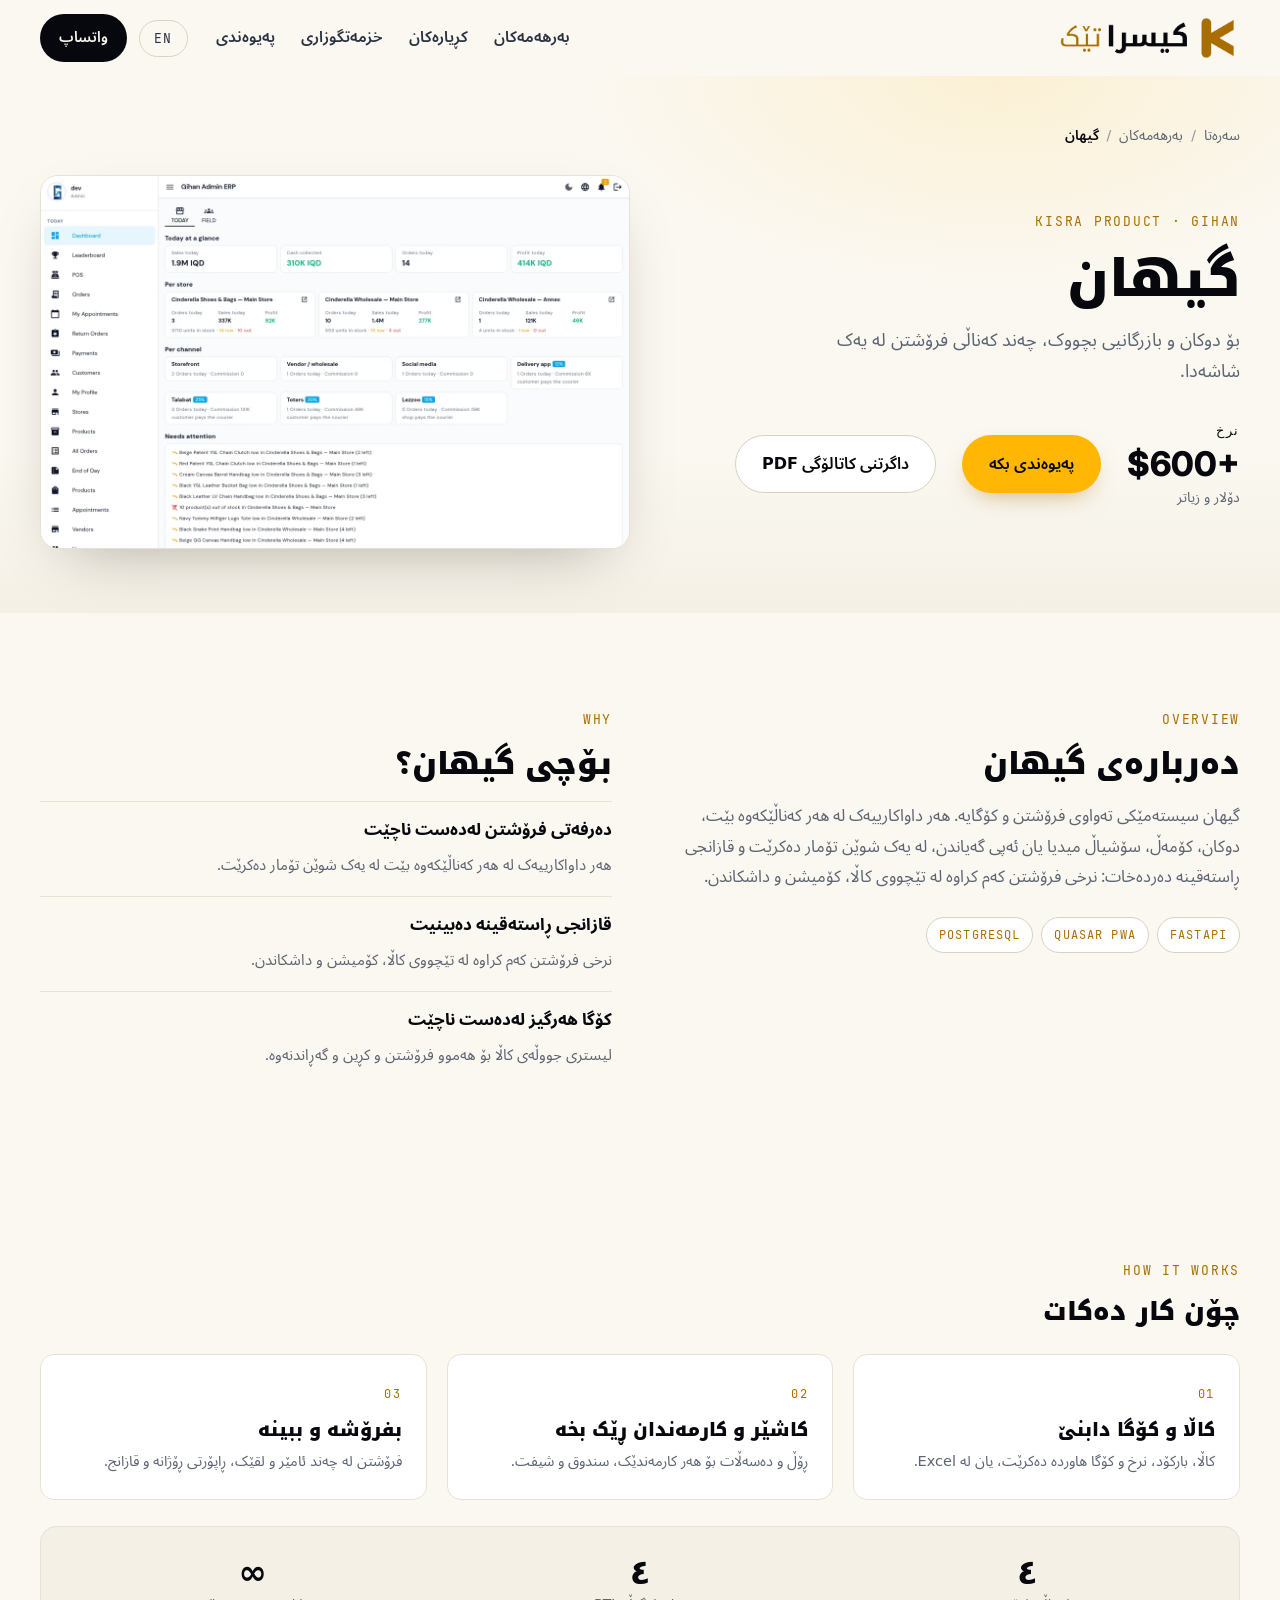
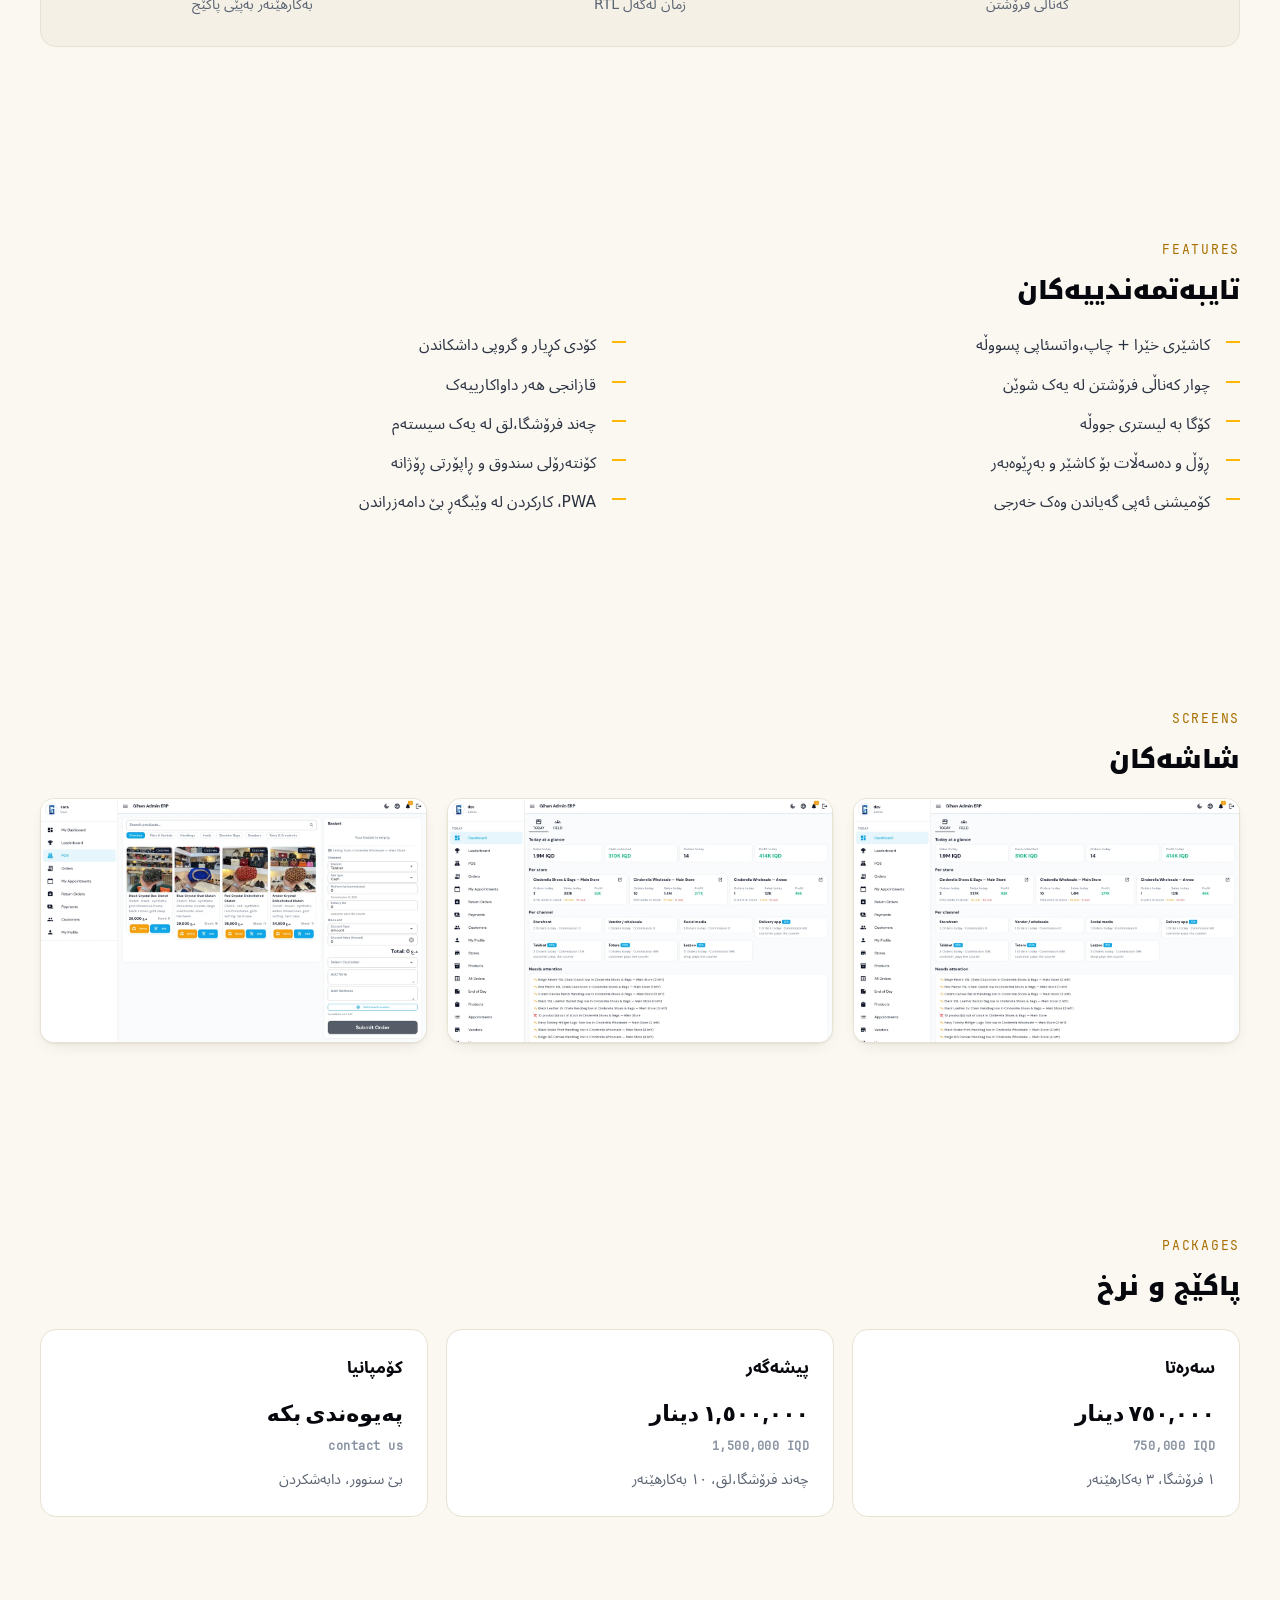
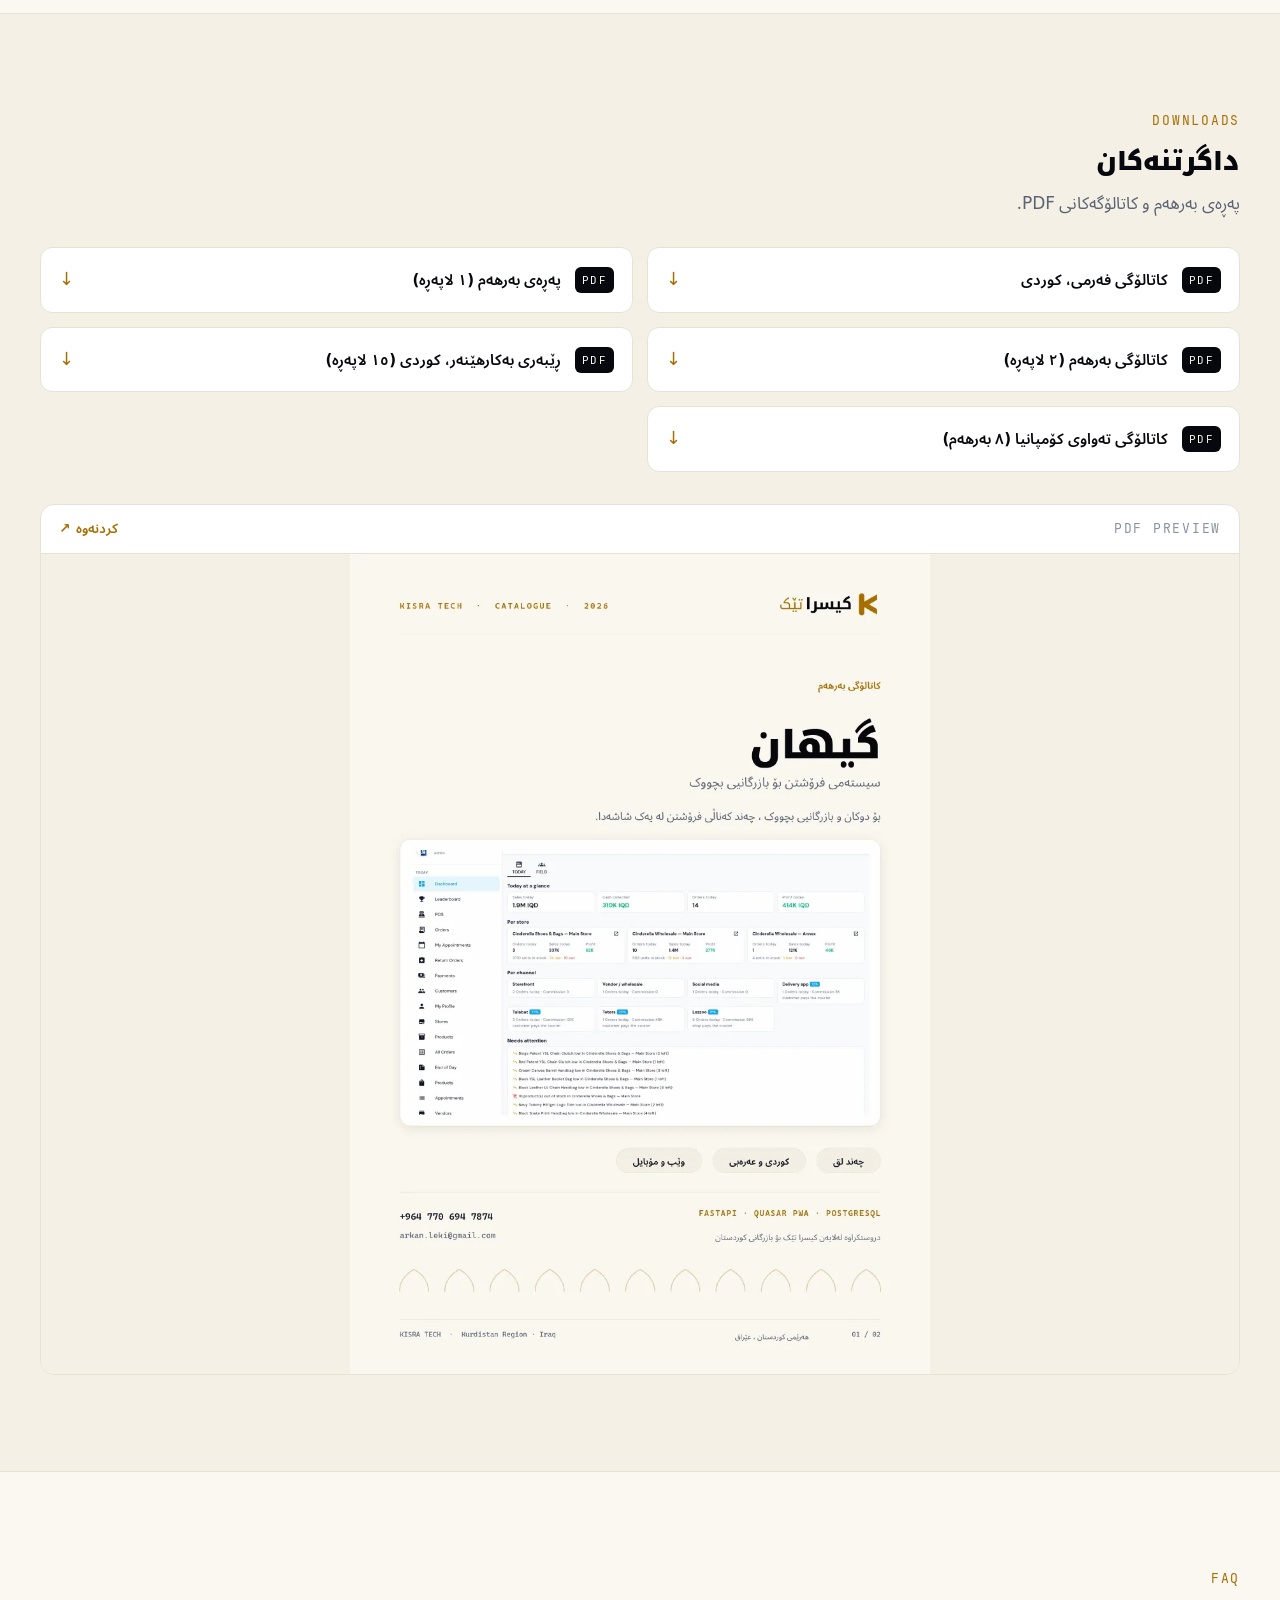
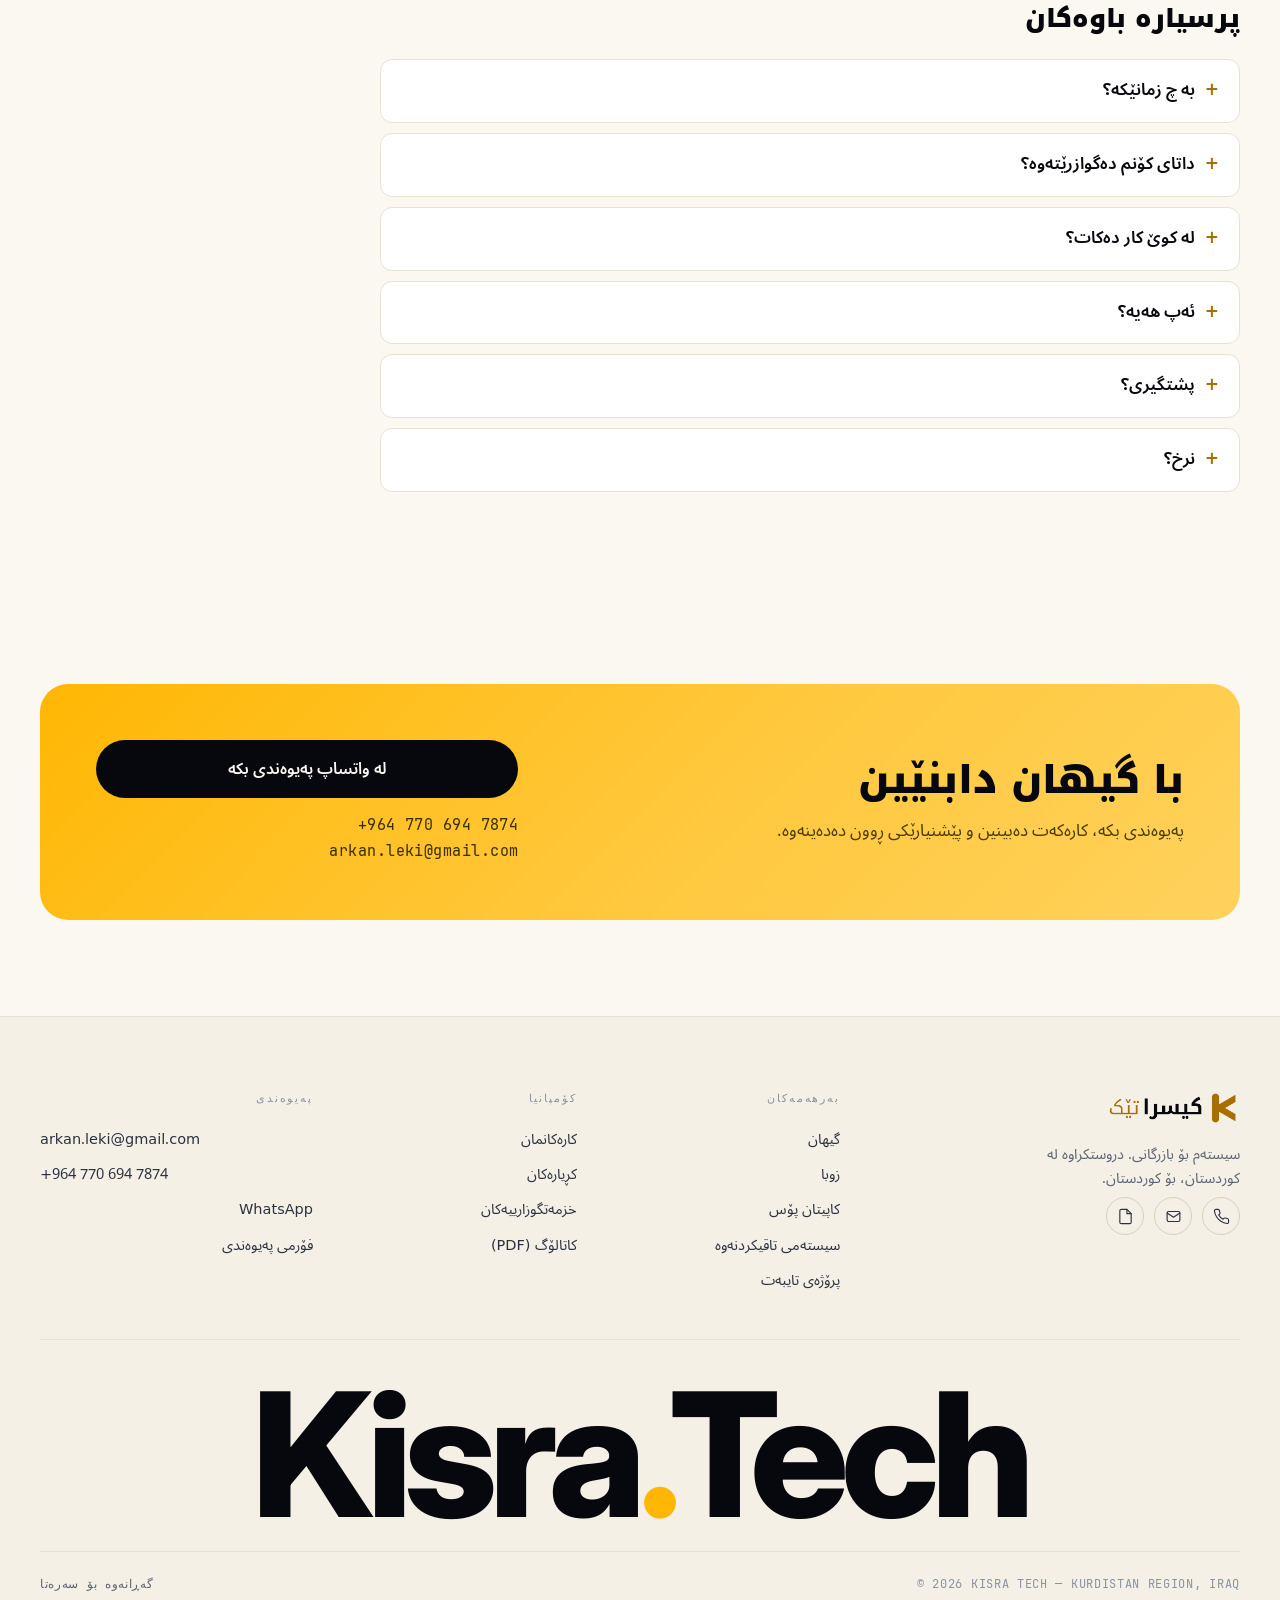
<file: products/gihan.html>
<!DOCTYPE html>
<html lang="ckb" dir="rtl">
<head>
<meta charset="utf-8">
<meta name="viewport" content="width=device-width, initial-scale=1">
<title>گیهان — کیسرا تێک</title>
<meta name="description" content="بۆ دوکان و بازرگانیی بچووک، چەند کەناڵی فرۆشتن لە یەک شاشەدا.">
<meta name="theme-color" content="#FBF8F1">
<link rel="icon" href="../assets/logo/favicon.png">
<link rel="canonical" href="https://arkan-leki.github.io/kisra/products/gihan.html">
<meta property="og:type" content="product">
<meta property="og:title" content="گیهان — Kisra Tech">
<meta property="og:description" content="بۆ دوکان و بازرگانیی بچووک، چەند کەناڵی فرۆشتن لە یەک شاشەدا.">
<meta property="og:image" content="https://arkan-leki.github.io/kisra/assets/og-image.jpg">
<link rel="stylesheet" href="../css/styles.css">
</head>
<body>

<header class="nav" id="nav">
  <div class="wrap nav-in">
    <a class="brand" href="../index.html" aria-label="Kisra Tech">
      <img class="ku" src="../assets/logo/lockup-ku.png" alt="Kisra Tech، کیسرا تێک">
      <img class="en" src="../assets/logo/lockup-en.png" alt="Kisra Tech">
    </a>
    <nav class="nav-links" id="navLinks">
      <a href="../index.html#products"><span class="ku">بەرهەمەکان</span><span class="en">Products</span></a>
      <a href="../index.html#clients"><span class="ku">کڕیارەکان</span><span class="en">Clients</span></a>
      <a href="../index.html#services"><span class="ku">خزمەتگوزاری</span><span class="en">Services</span></a>
      <a href="../index.html#contact"><span class="ku">پەیوەندی</span><span class="en">Contact</span></a>
    </nav>
    <div class="nav-actions">
      <button class="lang-btn" id="langBtn" aria-label="Switch language">EN</button>
      <a class="btn btn-ink btn-sm" href="https://wa.me/9647706947874" target="_blank" rel="noopener"><span class="ku">واتساپ</span><span class="en">WhatsApp</span></a>
      <button class="burger" id="burger" aria-label="Menu" aria-expanded="false"><span></span><span></span><span></span></button>
    </div>
  </div>
</header>
<main class="product-page">
  <section class="pp-hero">
    <div class="wrap">
      <nav class="crumbs"><a href="../index.html"><span class="ku">سەرەتا</span><span class="en">Home</span></a> <span>/</span> <a href="../index.html#products"><span class="ku">بەرهەمەکان</span><span class="en">Products</span></a> <span>/</span> <b><span class="ku">گیهان</span><span class="en">Gihan</span></b></nav>
      <div class="pp-hero-grid">
        <div>
          <div class="mono kicker">KISRA PRODUCT · GIHAN</div>
          <h1><span class="ku">گیهان</span><span class="en">Gihan</span></h1>
          <p class="pp-tag"><span class="ku">بۆ دوکان و بازرگانیی بچووک، چەند کەناڵی فرۆشتن لە یەک شاشەدا.</span><span class="en">For small shops and traders: every sales channel in one screen.</span></p>
          <div class="pp-meta">
            <div class="pp-price"><span class="mono"><span class="ku">نرخ</span><span class="en">price</span></span><b>$600+</b><small><span class="ku">دۆلار و زیاتر</span><span class="en">from</span></small></div>
            <a class="btn btn-gold" href="https://wa.me/9647706947874" target="_blank" rel="noopener"><span class="ku">پەیوەندی بکە</span><span class="en">Get in touch</span></a>
            <a class="btn btn-ghost" href="../assets/pdf/marketing/gihan-marketing-ku.pdf" download><span class="ku">داگرتنی کاتالۆگی PDF</span><span class="en">Download PDF catalogue</span></a>
          </div>
        </div>
        <div class="pp-shot"><img src="../assets/shots/gihan.webp" alt="Gihan screenshot"></div>
      </div>
    </div>
  </section>

  <section class="section pp-about">
    <div class="wrap pp-2col">
      <div>
        <div class="mono kicker">OVERVIEW</div>
        <h2><span class="ku">دەربارەی گیهان</span><span class="en">About Gihan</span></h2>
        <p class="pp-overview"><span class="ku">گیهان سیستەمێکی تەواوی فرۆشتن و کۆگایە. هەر داواکارییەک لە هەر کەناڵێکەوە بێت، دوکان، کۆمەڵ، سۆشیاڵ میدیا یان ئەپی گەیاندن، لە یەک شوێن تۆمار دەکرێت و قازانجی ڕاستەقینە دەردەخات: نرخی فرۆشتن کەم کراوە لە تێچووی کاڵا، کۆمیشن و داشکاندن.</span><span class="en">Gihan is a complete sales and stock system. Every order from every channel — storefront, wholesale, social media or delivery apps — is recorded in one place and shows real profit: sale price minus product cost, channel commission and discount.</span></p>
        <div class="pp-tech"><span class="chip">FASTAPI</span>
<span class="chip">QUASAR PWA</span>
<span class="chip">POSTGRESQL</span></div>
      </div>
      <div>
        <div class="mono kicker">WHY</div>
        <h2><span class="ku">بۆچی گیهان؟</span><span class="en">Why Gihan?</span></h2>
        <div class="why-list"><div class="why-item-light"><b><span class="ku">دەرفەتی فرۆشتن لەدەست ناچێت</span><span class="en">No sale gets lost</span></b><p><span class="ku">هەر داواکارییەک لە هەر کەناڵێکەوە بێت لە یەک شوێن تۆمار دەکرێت.</span><span class="en">Every order from any channel lands in one place.</span></p></div>
<div class="why-item-light"><b><span class="ku">قازانجی ڕاستەقینە دەبینیت</span><span class="en">You see real profit</span></b><p><span class="ku">نرخی فرۆشتن کەم کراوە لە تێچووی کاڵا، کۆمیشن و داشکاندن.</span><span class="en">Sale price minus cost, commission and discount per order.</span></p></div>
<div class="why-item-light"><b><span class="ku">کۆگا هەرگیز لەدەست ناچێت</span><span class="en">Stock never drifts</span></b><p><span class="ku">لیستری جووڵەی کاڵا بۆ هەموو فرۆشتن و کڕین و گەڕاندنەوە.</span><span class="en">A movement ledger covering every sale, purchase and return.</span></p></div></div>
      </div>
    </div>
  </section>

  <section class="section pp-how">
    <div class="wrap">
      <div class="mono kicker">HOW IT WORKS</div>
      <h2><span class="ku">چۆن کار دەکات</span><span class="en">How it works</span></h2>
      <div class="how-grid"><div class="how-step"><span class="how-num">01</span><h3><span class="ku">کاڵا و کۆگا دابنێ</span><span class="en">Add products and stock</span></h3><p><span class="ku">کاڵا، بارکۆد، نرخ و کۆگا هاوردە دەکرێت، یان لە Excel.</span><span class="en">Import from Excel, or type them in.</span></p></div>
<div class="how-step"><span class="how-num">02</span><h3><span class="ku">کاشێر و کارمەندان ڕێک بخە</span><span class="en">Set up cashier and staff</span></h3><p><span class="ku">ڕۆڵ و دەسەڵات بۆ هەر کارمەندێک، سندوق و شیفت.</span><span class="en">Roles, permissions, cash drawer and shifts.</span></p></div>
<div class="how-step"><span class="how-num">03</span><h3><span class="ku">بفرۆشە و ببینە</span><span class="en">Sell and see</span></h3><p><span class="ku">فرۆشتن لە چەند ئامێر و لقێک، ڕاپۆرتی ڕۆژانە و قازانج.</span><span class="en">Sell from several devices and branches; daily reports and profit.</span></p></div></div>
      <div class="stat-band"><div class="stat-band-item"><b>٤</b><span><span class="ku">کەناڵی فرۆشتن</span><span class="en">sales channels</span></span></div>
<div class="stat-band-item"><b>٤</b><span><span class="ku">زمان لەگەڵ RTL</span><span class="en">languages with RTL</span></span></div>
<div class="stat-band-item"><b>∞</b><span><span class="ku">بەکارهێنەر بەپێی پاکێج</span><span class="en">users by package</span></span></div></div>
    </div>
  </section>

  <section class="section pp-features-sec">
    <div class="wrap">
      <div class="mono kicker">FEATURES</div>
      <h2><span class="ku">تایبەتمەندییەکان</span><span class="en">Features</span></h2>
      <ul class="feature-grid"><li><span class="ku">کاشێری خێرا + چاپ،واتسئاپی پسووڵە</span><span class="en">Fast cashier + print/WhatsApp receipt</span></li>
<li><span class="ku">کۆدی کڕیار و گروپی داشکاندن</span><span class="en">Customer codes and discount groups</span></li>
<li><span class="ku">چوار کەناڵی فرۆشتن لە یەک شوێن</span><span class="en">Four sales channels in one place</span></li>
<li><span class="ku">قازانجی هەر داواکارییەک</span><span class="en">Profit on every order</span></li>
<li><span class="ku">کۆگا بە لیستری جووڵە</span><span class="en">Stock with a movement ledger</span></li>
<li><span class="ku">چەند فرۆشگا،لق لە یەک سیستەم</span><span class="en">Multi-store / multi-branch in one system</span></li>
<li><span class="ku">ڕۆڵ و دەسەڵات بۆ کاشێر و بەڕێوەبەر</span><span class="en">Roles and permissions for cashier and manager</span></li>
<li><span class="ku">کۆنتەرۆلی سندوق و ڕاپۆرتی ڕۆژانە</span><span class="en">Cash drawer control and daily reports</span></li>
<li><span class="ku">کۆمیشنی ئەپی گەیاندن وەک خەرجی</span><span class="en">Delivery commission recorded as an expense</span></li>
<li><span class="ku">PWA، کارکردن لە وێبگەڕ بێ دامەزراندن</span><span class="en">PWA — runs in the browser, no install</span></li></ul>
    </div>
  </section>

  <section class="section pp-gallery">
    <div class="wrap">
      <div class="mono kicker">SCREENS</div>
      <h2><span class="ku">شاشەکان</span><span class="en">Screens</span></h2>
      <div class="shots-grid triple"><figure><img src="../assets/shots/gihan.webp" alt="Gihan screenshot" loading="lazy"></figure>
<figure><img src="../assets/shots/gihan-1.webp" alt="Gihan screenshot" loading="lazy"></figure>
<figure><img src="../assets/shots/gihan-2.webp" alt="Gihan screenshot" loading="lazy"></figure></div>
    </div>
  </section>

  <section class="section pp-packages">
    <div class="wrap">
      <div class="mono kicker">PACKAGES</div>
      <h2><span class="ku">پاکێج و نرخ</span><span class="en">Packages and pricing</span></h2>
      <div class="pkg-grid"><div class="pkg"><b><span class="ku">سەرەتا</span><span class="en">Starter</span></b><div class="pkg-price">٧٥٠,٠٠٠ دینار<span class="pkg-price-en">750,000 IQD</span></div><p><span class="ku">١ فرۆشگا، ٣ بەکارهێنەر</span><span class="en">1 shop, 3 users</span></p></div>
<div class="pkg"><b><span class="ku">پیشەگەر</span><span class="en">Pro</span></b><div class="pkg-price">١,٥٠٠,٠٠٠ دینار<span class="pkg-price-en">1,500,000 IQD</span></div><p><span class="ku">چەند فرۆشگا،لق، ١٠ بەکارهێنەر</span><span class="en">multi-shop, 10 users</span></p></div>
<div class="pkg"><b><span class="ku">کۆمپانیا</span><span class="en">Company</span></b><div class="pkg-price">پەیوەندی بکە<span class="pkg-price-en">contact us</span></div><p><span class="ku">بێ سنوور، دابەشکردن</span><span class="en">unlimited, distribution</span></p></div></div>
    </div>
  </section>

  <section class="section pp-downloads">
    <div class="wrap">
      <div class="mono kicker">DOWNLOADS</div>
      <h2><span class="ku">داگرتنەکان</span><span class="en">Downloads</span></h2>
      <p class="pp-note"><span class="ku">پەڕەی بەرهەم و کاتالۆگەکانی PDF.</span><span class="en">Product sheet and the PDF catalogues.</span></p>
      <div class="dl-grid"><a class="dl-card" href="../assets/pdf/marketing/gihan-marketing-ku.pdf" download><span class="dl-ext">PDF</span><b><span class="ku">کاتالۆگی فەرمی، کوردی</span><span class="en">Marketing catalogue — Kurdish</span></b><span class="dl-arrow">↓</span></a>
<a class="dl-card" href="../assets/pdf/kisra-gihan-sheet.pdf" download><span class="dl-ext">PDF</span><b><span class="ku">پەڕەی بەرهەم (١ لاپەڕە)</span><span class="en">Product sheet (1 page)</span></b><span class="dl-arrow">↓</span></a>
<a class="dl-card" href="../assets/pdf/kisra-gihan-catalogue.pdf" download><span class="dl-ext">PDF</span><b><span class="ku">کاتالۆگی بەرهەم (٢ لاپەڕە)</span><span class="en">Product catalogue (2 pages)</span></b><span class="dl-arrow">↓</span></a>
<a class="dl-card" href="../assets/pdf/marketing/gihan-guide-ku.pdf" download><span class="dl-ext">PDF</span><b><span class="ku">ڕێبەری بەکارهێنەر، کوردی (١٥ لاپەڕە)</span><span class="en">User guide — Kurdish (15 pages)</span></b><span class="dl-arrow">↓</span></a>
<a class="dl-card" href="../assets/pdf/kisra-catalogue-long-a4.pdf" download><span class="dl-ext">PDF</span><b><span class="ku">کاتالۆگی تەواوی کۆمپانیا (٨ بەرهەم)</span><span class="en">Full company catalogue (8 products)</span></b><span class="dl-arrow">↓</span></a></div>
      <div class="pdf-preview">
        <div class="pdf-preview-head">
          <span class="mono">PDF PREVIEW</span>
          <a class="product-link" href="../assets/pdf/marketing/gihan-marketing-ku.pdf" target="_blank" rel="noopener"><span class="ku">کردنەوە</span><span class="en">Open</span> ↗</a>
        </div>
        <a class="pdf-thumb" href="../assets/pdf/marketing/gihan-marketing-ku.pdf" target="_blank" rel="noopener">
          <img src="../assets/pdf/preview/mkt-gihan.webp" alt="Gihan PDF preview" loading="lazy">
        </a>
      </div>
    </div>
  </section>

  <section class="section pp-faq">
    <div class="wrap">
      <div class="mono kicker">FAQ</div>
      <h2><span class="ku">پرسیارە باوەکان</span><span class="en">Common questions</span></h2>
      <div class="faq-list"><details class="faq-item"><summary><span class="ku">بە چ زمانێکە؟</span><span class="en">Which languages?</span></summary><p class="ku">کوردی، عەرەبی، فارسی و ئینگلیزی، RTL تەواو.</p><p class="en">Kurdish, Arabic, Persian and English, full RTL.</p></details>
<details class="faq-item"><summary><span class="ku">داتای کۆنم دەگوازرێتەوە؟</span><span class="en">Can my old data move?</span></summary><p class="ku">بەڵێ، کاڵا،کڕیار،قەرز لە Excel.</p><p class="en">Yes — products, customers and debt from Excel.</p></details>
<details class="faq-item"><summary><span class="ku">لە کوێ کار دەکات؟</span><span class="en">Where does it run?</span></summary><p class="ku">سێرڤەری خۆت یان هەور؛ لە وێبگەڕ لەسەر PC، تابلێت و مۆبایل.</p><p class="en">Your server or the cloud; in a browser on PC, tablet and phone.</p></details>
<details class="faq-item"><summary><span class="ku">ئەپ هەیە؟</span><span class="en">Is there a mobile app?</span></summary><p class="ku">نا، بەڵام PWA وەک ئەپ لەسەر مۆبایل دادەبەزێت.</p><p class="en">No, but the PWA installs like an app.</p></details>
<details class="faq-item"><summary><span class="ku">پشتگیری؟</span><span class="en">Support?</span></summary><p class="ku">٣ مانگ لەخۆدەگرێت.</p><p class="en">3 months included.</p></details>
<details class="faq-item"><summary><span class="ku">نرخ؟</span><span class="en">Price?</span></summary><p class="ku">بەپێی پاکێج؛ بۆ نرخی تایبەت پەیوەندی بکە.</p><p class="en">By package; ask for a custom quote.</p></details></div>
    </div>
  </section>

  

  <section class="cta">
    <div class="wrap">
      <div class="cta-card reveal">
        <div>
          <h2><span class="ku">با گیهان دابنێین</span><span class="en">Let's set up Gihan</span></h2>
          <p><span class="ku">پەیوەندی بکە، کارەکەت دەبینین و پێشنیارێکی ڕوون دەدەینەوە.</span><span class="en">Tell us what you run today. You get a clear plan and a price.</span></p>
        </div>
        <div class="cta-actions">
          <a class="btn btn-ink" href="https://wa.me/9647706947874" target="_blank" rel="noopener"><span class="ku">لە واتساپ پەیوەندی بکە</span><span class="en">Message on WhatsApp</span></a>
          <div class="cta-contact"><a href="tel:+9647706947874" dir="ltr">+964 770 694 7874</a><br><a href="mailto:arkan.leki@gmail.com" dir="ltr">arkan.leki@gmail.com</a></div>
        </div>
      </div>
    </div>
  </section>
</main>

<footer>
  <div class="wrap">
    <div class="foot-top">
      <div class="foot-brand">
        <img class="foot-logo ku" src="../assets/logo/lockup-ku.png" alt="Kisra Tech — کیسرا تێک">
        <img class="foot-logo en" src="../assets/logo/lockup-en.png" alt="Kisra Tech">
        <p><span class="ku">سیستەم بۆ بازرگانی. دروستکراوە لە کوردستان، بۆ کوردستان.</span><span class="en">Business software. Built in Kurdistan, for Kurdistan.</span></p>
        <div class="foot-social">
          <a href="https://wa.me/9647706947874" target="_blank" rel="noopener" aria-label="WhatsApp" title="WhatsApp"><svg viewBox="0 0 24 24" aria-hidden="true"><path d="M22 16.9v3a2 2 0 0 1-2.2 2 19.8 19.8 0 0 1-8.6-3.1 19.5 19.5 0 0 1-6-6A19.8 19.8 0 0 1 2.1 4.2 2 2 0 0 1 4.1 2h3a2 2 0 0 1 2 1.7c.1 1 .4 2 .7 2.9a2 2 0 0 1-.5 2.1L8.1 9.9a16 16 0 0 0 6 6l1.2-1.2a2 2 0 0 1 2.1-.5c.9.3 1.9.6 2.9.7a2 2 0 0 1 1.7 2z"/></svg></a>
          <a href="mailto:arkan.leki@gmail.com" aria-label="Email" title="Email"><svg viewBox="0 0 24 24" aria-hidden="true"><rect x="3" y="5" width="18" height="14" rx="2"/><path d="m3 7 9 6 9-6"/></svg></a>
          <a href="../assets/pdf/kisra-catalogue-long-a4.pdf" download aria-label="Catalogue PDF" title="Catalogue PDF"><svg viewBox="0 0 24 24" aria-hidden="true"><path d="M14 2H6a2 2 0 0 0-2 2v16a2 2 0 0 0 2 2h12a2 2 0 0 0 2-2V8z"/><path d="M14 2v6h6"/></svg></a>
        </div>
      </div>
      <div class="foot-col">
        <h4><span class="ku">بەرهەمەکان</span><span class="en">Products</span></h4>
        <a href="gihan.html"><span class="ku">گیهان</span><span class="en">Gihan</span></a>
        <a href="zuba.html"><span class="ku">زوبا</span><span class="en">Zuba</span></a>
        <a href="kapitan.html"><span class="ku">کاپیتان پۆس</span><span class="en">Kapitan POS</span></a>
        <a href="exam.html"><span class="ku">سیستەمی تاقیکردنەوە</span><span class="en">Exam system</span></a>
        <a href="custom.html"><span class="ku">پرۆژەی تایبەت</span><span class="en">Custom build</span></a>
      </div>
      <div class="foot-col">
        <h4><span class="ku">کۆمپانیا</span><span class="en">Company</span></h4>
        <a href="../index.html#work"><span class="ku">کارەکانمان</span><span class="en">Work</span></a>
        <a href="../index.html#clients"><span class="ku">کڕیارەکان</span><span class="en">Clients</span></a>
        <a href="../index.html#services"><span class="ku">خزمەتگوزارییەکان</span><span class="en">Services</span></a>
        <a href="../assets/pdf/kisra-catalogue-long-a4.pdf" download><span class="ku">کاتالۆگ (PDF)</span><span class="en">Catalogue (PDF)</span></a>
      </div>
      <div class="foot-col">
        <h4><span class="ku">پەیوەندی</span><span class="en">Contact</span></h4>
        <a href="mailto:arkan.leki@gmail.com" dir="ltr">arkan.leki@gmail.com</a>
        <a href="tel:+9647706947874" dir="ltr">+964 770 694 7874</a>
        <a href="https://wa.me/9647706947874" target="_blank" rel="noopener">WhatsApp</a>
        <a href="../index.html#contact"><span class="ku">فۆرمی پەیوەندی</span><span class="en">Get in touch</span></a>
      </div>
    </div>
    <div class="foot-wordmark">Kisra<span class="dot">.</span>Tech</div>
    <div class="foot-bottom">
      <span dir="ltr">© <span id="year">2026</span> KISRA TECH — KURDISTAN REGION, IRAQ</span>
      <a href="../index.html"><span class="ku">گەڕانەوە بۆ سەرەتا</span><span class="en">Back to home</span></a>
    </div>
  </div>
</footer>

<script src="../js/app.js"></script>
</body>
</html>
</file>
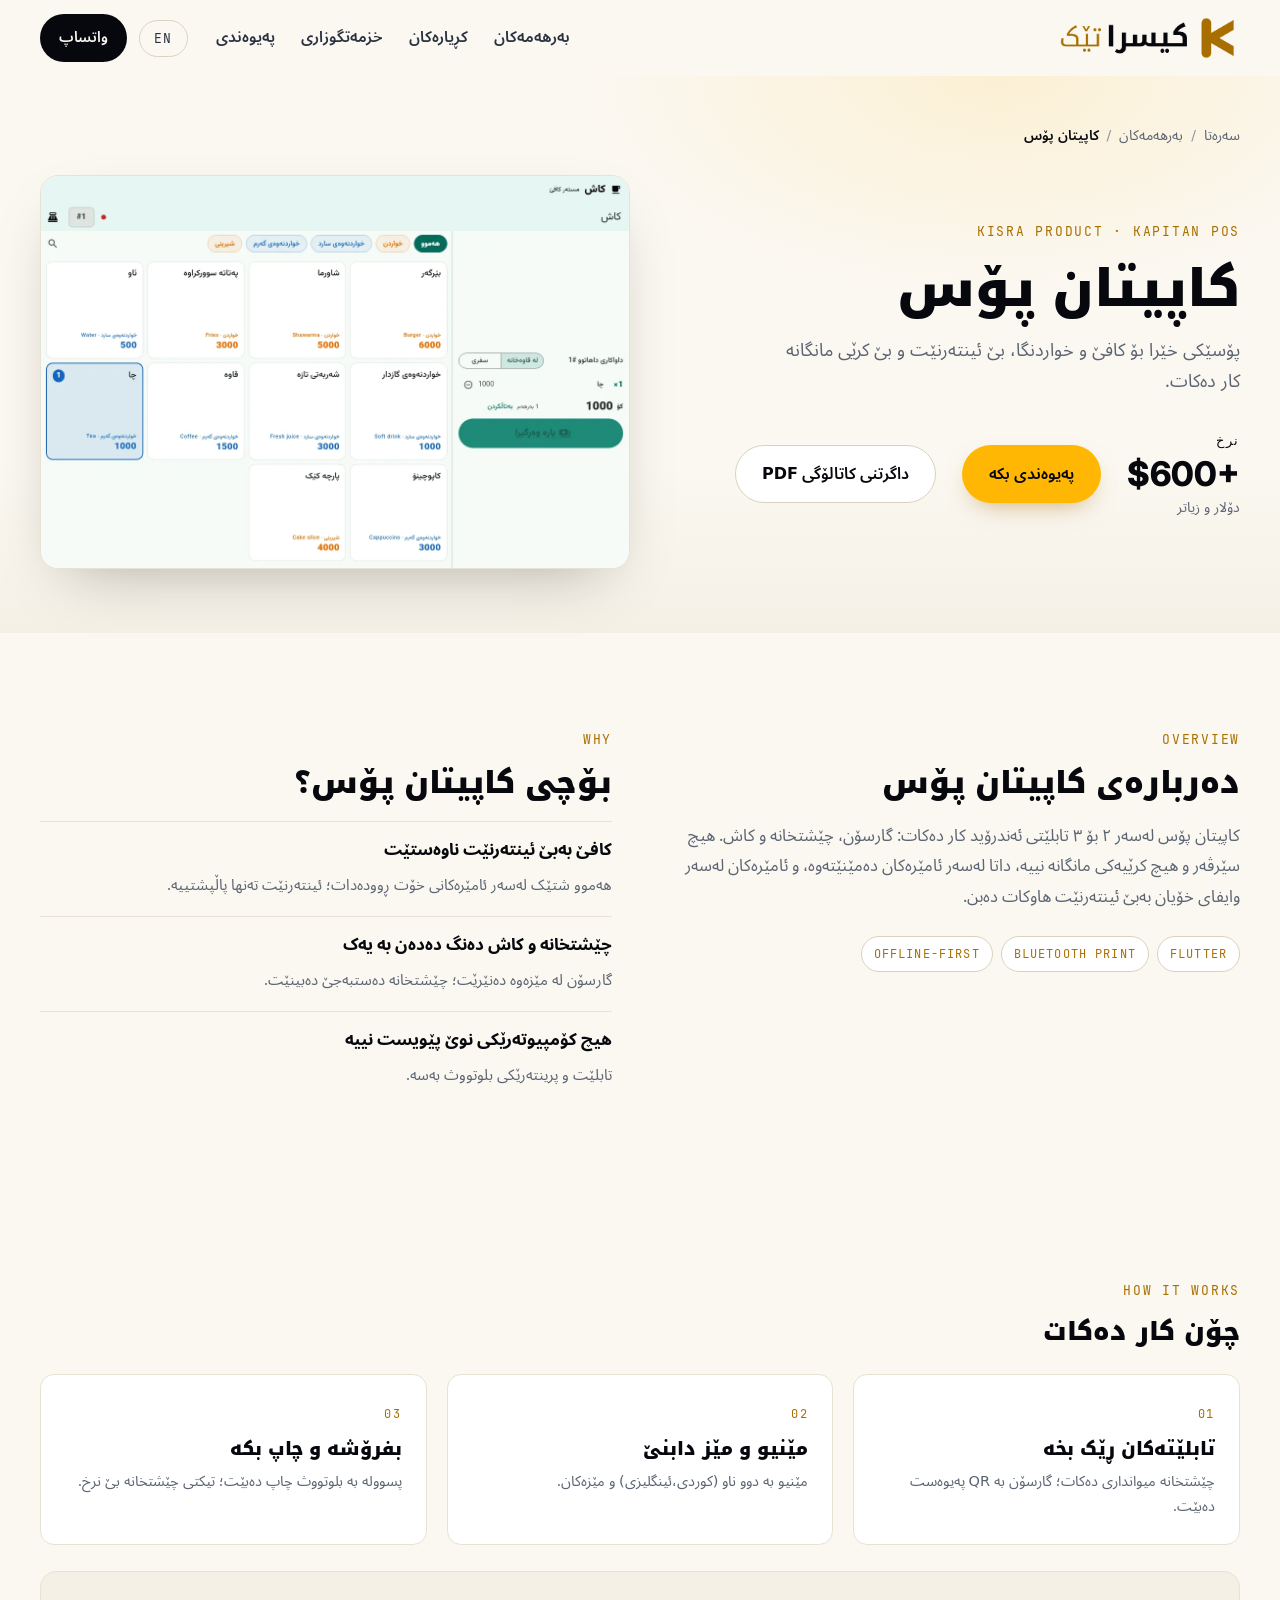
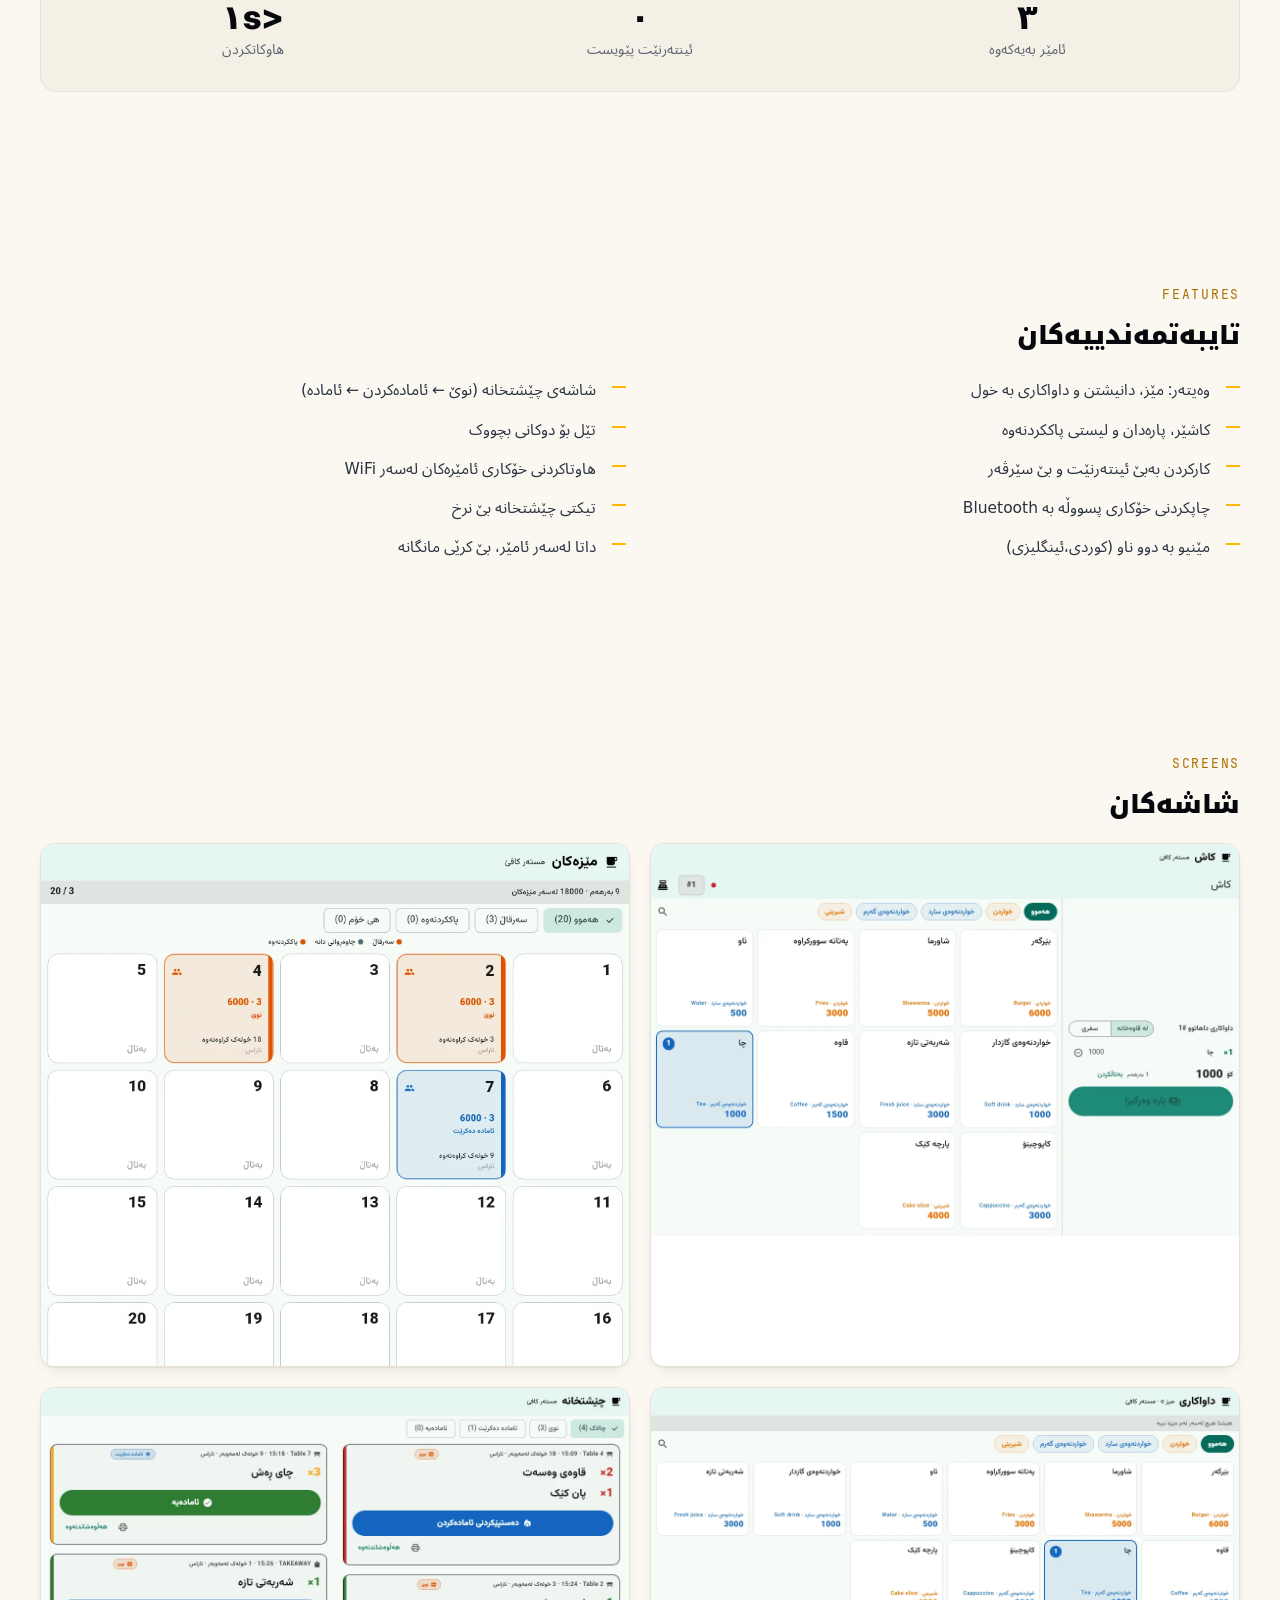
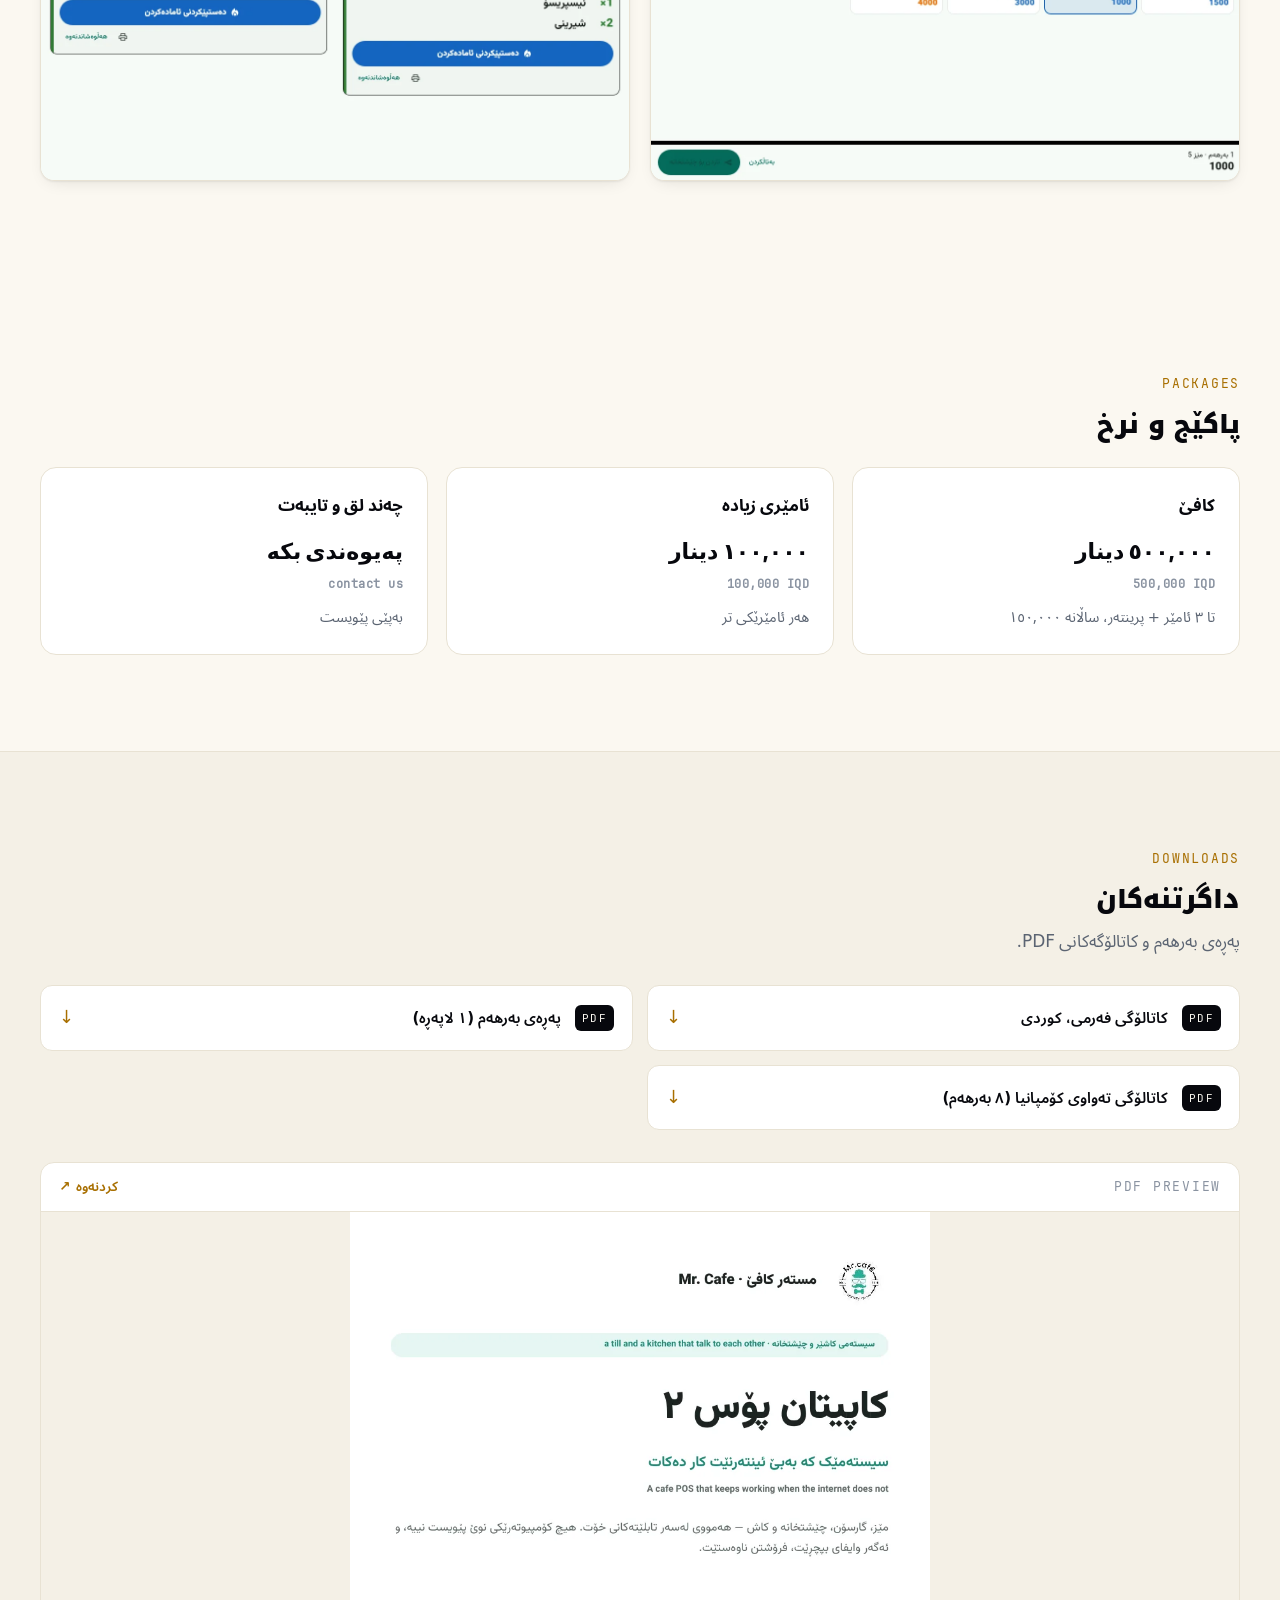
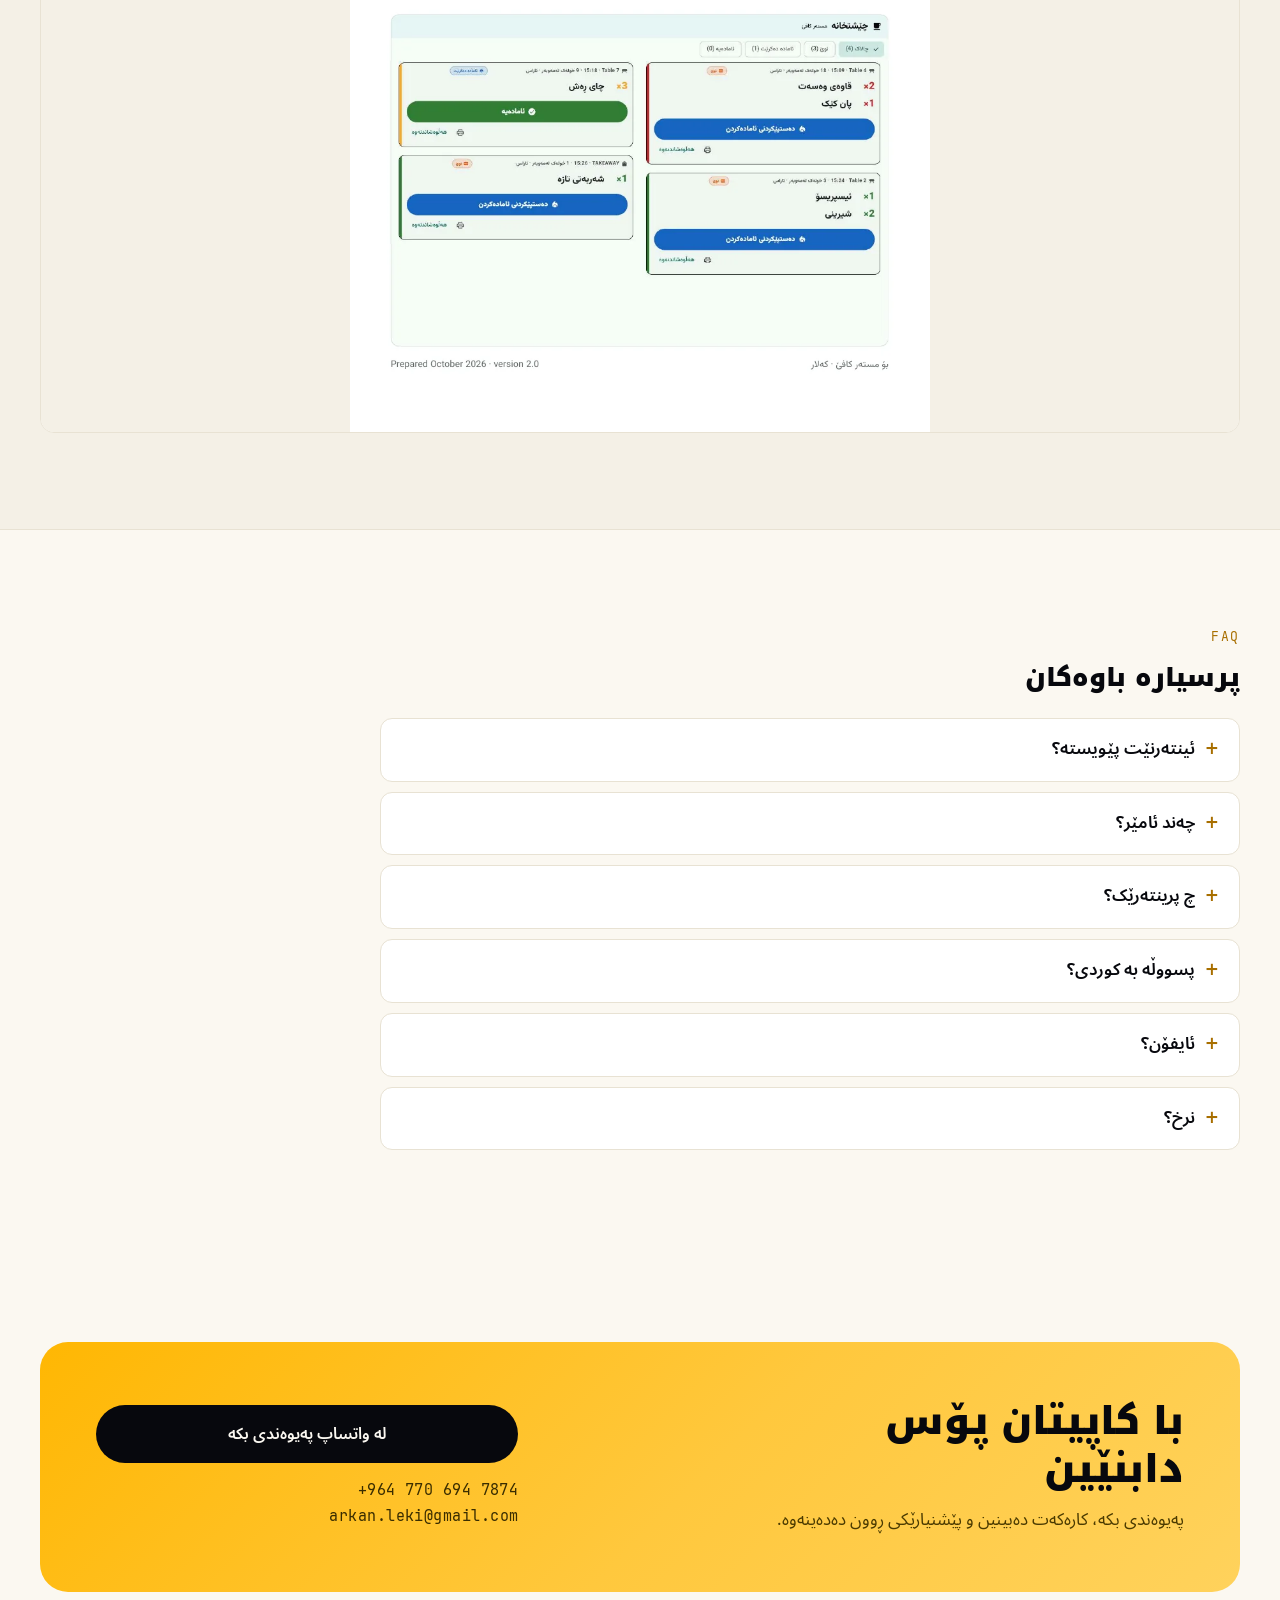
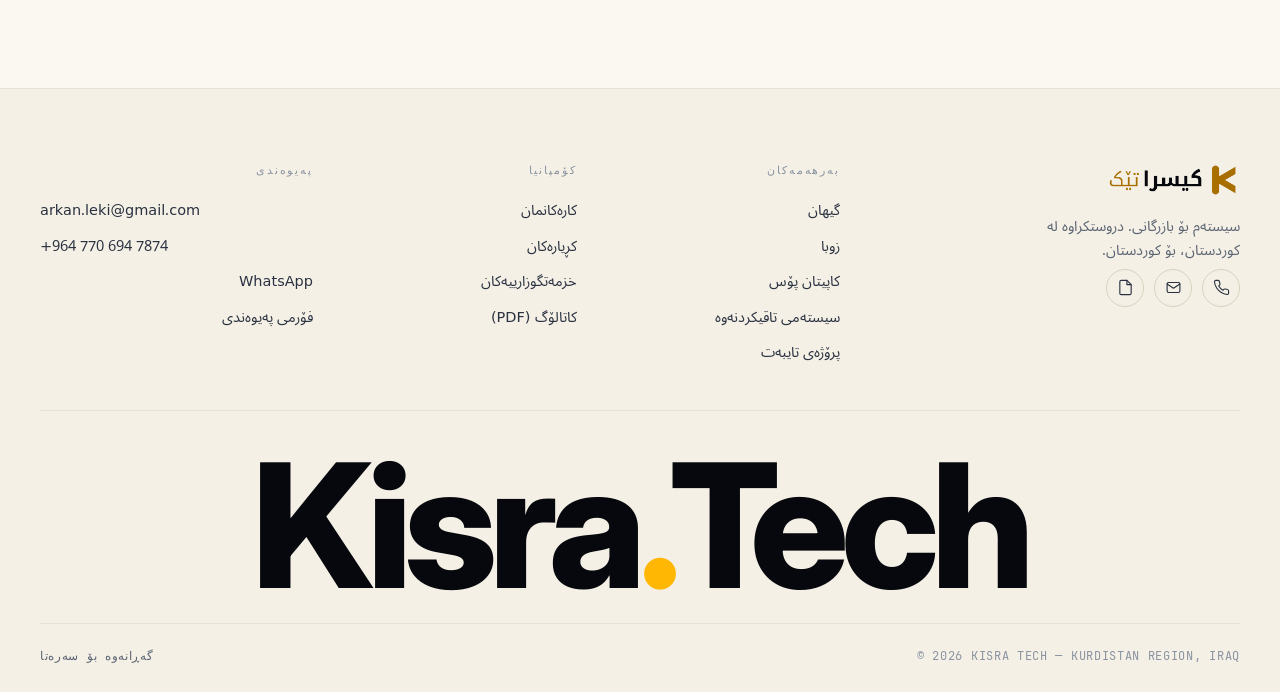
<file: products/kapitan.html>
<!DOCTYPE html>
<html lang="ckb" dir="rtl">
<head>
<meta charset="utf-8">
<meta name="viewport" content="width=device-width, initial-scale=1">
<title>کاپیتان پۆس — کیسرا تێک</title>
<meta name="description" content="پۆسێکی خێرا بۆ کافێ و خواردنگا، بێ ئینتەرنێت و بێ کرێی مانگانە کار دەکات.">
<meta name="theme-color" content="#FBF8F1">
<link rel="icon" href="../assets/logo/favicon.png">
<link rel="canonical" href="https://arkan-leki.github.io/kisra/products/kapitan.html">
<meta property="og:type" content="product">
<meta property="og:title" content="کاپیتان پۆس — Kisra Tech">
<meta property="og:description" content="پۆسێکی خێرا بۆ کافێ و خواردنگا، بێ ئینتەرنێت و بێ کرێی مانگانە کار دەکات.">
<meta property="og:image" content="https://arkan-leki.github.io/kisra/assets/og-image.jpg">
<link rel="stylesheet" href="../css/styles.css">
</head>
<body>

<header class="nav" id="nav">
  <div class="wrap nav-in">
    <a class="brand" href="../index.html" aria-label="Kisra Tech">
      <img class="ku" src="../assets/logo/lockup-ku.png" alt="Kisra Tech، کیسرا تێک">
      <img class="en" src="../assets/logo/lockup-en.png" alt="Kisra Tech">
    </a>
    <nav class="nav-links" id="navLinks">
      <a href="../index.html#products"><span class="ku">بەرهەمەکان</span><span class="en">Products</span></a>
      <a href="../index.html#clients"><span class="ku">کڕیارەکان</span><span class="en">Clients</span></a>
      <a href="../index.html#services"><span class="ku">خزمەتگوزاری</span><span class="en">Services</span></a>
      <a href="../index.html#contact"><span class="ku">پەیوەندی</span><span class="en">Contact</span></a>
    </nav>
    <div class="nav-actions">
      <button class="lang-btn" id="langBtn" aria-label="Switch language">EN</button>
      <a class="btn btn-ink btn-sm" href="https://wa.me/9647706947874" target="_blank" rel="noopener"><span class="ku">واتساپ</span><span class="en">WhatsApp</span></a>
      <button class="burger" id="burger" aria-label="Menu" aria-expanded="false"><span></span><span></span><span></span></button>
    </div>
  </div>
</header>
<main class="product-page">
  <section class="pp-hero">
    <div class="wrap">
      <nav class="crumbs"><a href="../index.html"><span class="ku">سەرەتا</span><span class="en">Home</span></a> <span>/</span> <a href="../index.html#products"><span class="ku">بەرهەمەکان</span><span class="en">Products</span></a> <span>/</span> <b><span class="ku">کاپیتان پۆس</span><span class="en">Kapitan POS</span></b></nav>
      <div class="pp-hero-grid">
        <div>
          <div class="mono kicker">KISRA PRODUCT · KAPITAN POS</div>
          <h1><span class="ku">کاپیتان پۆس</span><span class="en">Kapitan POS</span></h1>
          <p class="pp-tag"><span class="ku">پۆسێکی خێرا بۆ کافێ و خواردنگا، بێ ئینتەرنێت و بێ کرێی مانگانە کار دەکات.</span><span class="en">A fast POS for cafés and restaurants — works fully offline.</span></p>
          <div class="pp-meta">
            <div class="pp-price"><span class="mono"><span class="ku">نرخ</span><span class="en">price</span></span><b>$600+</b><small><span class="ku">دۆلار و زیاتر</span><span class="en">from</span></small></div>
            <a class="btn btn-gold" href="https://wa.me/9647706947874" target="_blank" rel="noopener"><span class="ku">پەیوەندی بکە</span><span class="en">Get in touch</span></a>
            <a class="btn btn-ghost" href="../assets/pdf/marketing/kapitanpos-marketing.pdf" download><span class="ku">داگرتنی کاتالۆگی PDF</span><span class="en">Download PDF catalogue</span></a>
          </div>
        </div>
        <div class="pp-shot"><img src="../assets/shots/kapitan.webp" alt="Kapitan POS screenshot"></div>
      </div>
    </div>
  </section>

  <section class="section pp-about">
    <div class="wrap pp-2col">
      <div>
        <div class="mono kicker">OVERVIEW</div>
        <h2><span class="ku">دەربارەی کاپیتان پۆس</span><span class="en">About Kapitan POS</span></h2>
        <p class="pp-overview"><span class="ku">کاپیتان پۆس لەسەر ٢ بۆ ٣ تابلێتی ئەندرۆید کار دەکات: گارسۆن، چێشتخانە و کاش. هیچ سێرڤەر و هیچ کرێیەکی مانگانە نییە، داتا لەسەر ئامێرەکان دەمێنێتەوە، و ئامێرەکان لەسەر وایفای خۆیان بەبێ ئینتەرنێت هاوکات دەبن.</span><span class="en">Kapitan POS runs on 2 to 3 Android tablets: waiter, kitchen and till. No server, no monthly fee. Data stays on the devices and they sync over your own Wi-Fi, with no internet.</span></p>
        <div class="pp-tech"><span class="chip">FLUTTER</span>
<span class="chip">BLUETOOTH PRINT</span>
<span class="chip">OFFLINE-FIRST</span></div>
      </div>
      <div>
        <div class="mono kicker">WHY</div>
        <h2><span class="ku">بۆچی کاپیتان پۆس؟</span><span class="en">Why Kapitan POS?</span></h2>
        <div class="why-list"><div class="why-item-light"><b><span class="ku">کافێ بەبێ ئینتەرنێت ناوەستێت</span><span class="en">The cafe keeps running</span></b><p><span class="ku">هەموو شتێک لەسەر ئامێرەکانی خۆت ڕوودەدات؛ ئینتەرنێت تەنها پاڵپشتییە.</span><span class="en">Everything happens on your devices; the internet is only a backup.</span></p></div>
<div class="why-item-light"><b><span class="ku">چێشتخانە و کاش دەنگ دەدەن بە یەک</span><span class="en">Kitchen and till talk</span></b><p><span class="ku">گارسۆن لە مێزەوە دەنێرێت؛ چێشتخانە دەستبەجێ دەبینێت.</span><span class="en">The waiter sends from the table; the kitchen sees it at once.</span></p></div>
<div class="why-item-light"><b><span class="ku">هیچ کۆمپیوتەرێکی نوێ پێویست نییە</span><span class="en">No new computer needed</span></b><p><span class="ku">تابلێت و پرینتەرێکی بلوتووث بەسە.</span><span class="en">A tablet and a Bluetooth printer are enough.</span></p></div></div>
      </div>
    </div>
  </section>

  <section class="section pp-how">
    <div class="wrap">
      <div class="mono kicker">HOW IT WORKS</div>
      <h2><span class="ku">چۆن کار دەکات</span><span class="en">How it works</span></h2>
      <div class="how-grid"><div class="how-step"><span class="how-num">01</span><h3><span class="ku">تابلێتەکان ڕێک بخە</span><span class="en">Set up the tablets</span></h3><p><span class="ku">چێشتخانە میوانداری دەکات؛ گارسۆن بە QR پەیوەست دەبێت.</span><span class="en">The kitchen hosts; the waiter joins with a QR code.</span></p></div>
<div class="how-step"><span class="how-num">02</span><h3><span class="ku">مێنیو و مێز دابنێ</span><span class="en">Add menu and tables</span></h3><p><span class="ku">مێنیو بە دوو ناو (کوردی،ئینگلیزی) و مێزەکان.</span><span class="en">Menu with two names (Kurdish/English) and your tables.</span></p></div>
<div class="how-step"><span class="how-num">03</span><h3><span class="ku">بفرۆشە و چاپ بکە</span><span class="en">Sell and print</span></h3><p><span class="ku">پسوولە بە بلوتووث چاپ دەبێت؛ تیکتی چێشتخانە بێ نرخ.</span><span class="en">Receipts print over Bluetooth; kitchen tickets carry no prices.</span></p></div></div>
      <div class="stat-band"><div class="stat-band-item"><b>٣</b><span><span class="ku">ئامێر بەیەکەوە</span><span class="en">devices linked</span></span></div>
<div class="stat-band-item"><b>٠</b><span><span class="ku">ئینتەرنێت پێویست</span><span class="en">internet required</span></span></div>
<div class="stat-band-item"><b><١s</b><span><span class="ku">هاوکاتکردن</span><span class="en">sync time</span></span></div></div>
    </div>
  </section>

  <section class="section pp-features-sec">
    <div class="wrap">
      <div class="mono kicker">FEATURES</div>
      <h2><span class="ku">تایبەتمەندییەکان</span><span class="en">Features</span></h2>
      <ul class="feature-grid"><li><span class="ku">وەیتەر: مێز، دانیشتن و داواکاری بە خول</span><span class="en">Waiter: tables, seating and order rounds</span></li>
<li><span class="ku">شاشەی چێشتخانە (نوێ ← ئامادەکردن ← ئامادە)</span><span class="en">Kitchen display (new → preparing → ready)</span></li>
<li><span class="ku">کاشێر، پارەدان و لیستی پاککردنەوە</span><span class="en">Cashier, payment and cleaning list</span></li>
<li><span class="ku">تێل بۆ دوکانی بچووک</span><span class="en">Till mode for small shops</span></li>
<li><span class="ku">کارکردن بەبێ ئینتەرنێت و بێ سێرڤەر</span><span class="en">Works with no internet and no server</span></li>
<li><span class="ku">هاوتاکردنی خۆکاری ئامێرەکان لەسەر WiFi</span><span class="en">Automatic device sync over WiFi</span></li>
<li><span class="ku">چاپکردنی خۆکاری پسووڵە بە Bluetooth</span><span class="en">Automatic Bluetooth receipt printing</span></li>
<li><span class="ku">تیکتی چێشتخانە بێ نرخ</span><span class="en">Kitchen ticket without prices</span></li>
<li><span class="ku">مێنیو بە دوو ناو (کوردی،ئینگلیزی)</span><span class="en">Menu with two names (Kurdish/English)</span></li>
<li><span class="ku">داتا لەسەر ئامێر، بێ کرێی مانگانە</span><span class="en">On-device data — no monthly bill</span></li></ul>
    </div>
  </section>

  <section class="section pp-gallery">
    <div class="wrap">
      <div class="mono kicker">SCREENS</div>
      <h2><span class="ku">شاشەکان</span><span class="en">Screens</span></h2>
      <div class="shots-grid"><figure><img src="../assets/shots/kapitan.webp" alt="Kapitan POS screenshot" loading="lazy"></figure>
<figure><img src="../assets/shots/kapitan-1.webp" alt="Kapitan POS screenshot" loading="lazy"></figure>
<figure><img src="../assets/shots/kapitan-2.webp" alt="Kapitan POS screenshot" loading="lazy"></figure>
<figure><img src="../assets/shots/kapitan-3.webp" alt="Kapitan POS screenshot" loading="lazy"></figure></div>
    </div>
  </section>

  <section class="section pp-packages">
    <div class="wrap">
      <div class="mono kicker">PACKAGES</div>
      <h2><span class="ku">پاکێج و نرخ</span><span class="en">Packages and pricing</span></h2>
      <div class="pkg-grid"><div class="pkg"><b><span class="ku">کافێ</span><span class="en">Cafe</span></b><div class="pkg-price">٥٠٠,٠٠٠ دینار<span class="pkg-price-en">500,000 IQD</span></div><p><span class="ku">تا ٣ ئامێر + پرینتەر، ساڵانە ١٥٠,٠٠٠</span><span class="en">up to 3 devices + printer, 150,000/yr</span></p></div>
<div class="pkg"><b><span class="ku">ئامێری زیادە</span><span class="en">Extra device</span></b><div class="pkg-price">١٠٠,٠٠٠ دینار<span class="pkg-price-en">100,000 IQD</span></div><p><span class="ku">هەر ئامێرێکی تر</span><span class="en">each additional device</span></p></div>
<div class="pkg"><b><span class="ku">چەند لق و تایبەت</span><span class="en">Multi-branch / custom</span></b><div class="pkg-price">پەیوەندی بکە<span class="pkg-price-en">contact us</span></div><p><span class="ku">بەپێی پێویست</span><span class="en">tailored</span></p></div></div>
    </div>
  </section>

  <section class="section pp-downloads">
    <div class="wrap">
      <div class="mono kicker">DOWNLOADS</div>
      <h2><span class="ku">داگرتنەکان</span><span class="en">Downloads</span></h2>
      <p class="pp-note"><span class="ku">پەڕەی بەرهەم و کاتالۆگەکانی PDF.</span><span class="en">Product sheet and the PDF catalogues.</span></p>
      <div class="dl-grid"><a class="dl-card" href="../assets/pdf/marketing/kapitanpos-marketing.pdf" download><span class="dl-ext">PDF</span><b><span class="ku">کاتالۆگی فەرمی، کوردی</span><span class="en">Marketing catalogue — Kurdish</span></b><span class="dl-arrow">↓</span></a>
<a class="dl-card" href="../assets/pdf/kisra-kapitan-sheet.pdf" download><span class="dl-ext">PDF</span><b><span class="ku">پەڕەی بەرهەم (١ لاپەڕە)</span><span class="en">Product sheet (1 page)</span></b><span class="dl-arrow">↓</span></a>
<a class="dl-card" href="../assets/pdf/kisra-catalogue-long-a4.pdf" download><span class="dl-ext">PDF</span><b><span class="ku">کاتالۆگی تەواوی کۆمپانیا (٨ بەرهەم)</span><span class="en">Full company catalogue (8 products)</span></b><span class="dl-arrow">↓</span></a></div>
      <div class="pdf-preview">
        <div class="pdf-preview-head">
          <span class="mono">PDF PREVIEW</span>
          <a class="product-link" href="../assets/pdf/marketing/kapitanpos-marketing.pdf" target="_blank" rel="noopener"><span class="ku">کردنەوە</span><span class="en">Open</span> ↗</a>
        </div>
        <a class="pdf-thumb" href="../assets/pdf/marketing/kapitanpos-marketing.pdf" target="_blank" rel="noopener">
          <img src="../assets/pdf/preview/mkt-kapitan.webp" alt="Kapitan POS PDF preview" loading="lazy">
        </a>
      </div>
    </div>
  </section>

  <section class="section pp-faq">
    <div class="wrap">
      <div class="mono kicker">FAQ</div>
      <h2><span class="ku">پرسیارە باوەکان</span><span class="en">Common questions</span></h2>
      <div class="faq-list"><details class="faq-item"><summary><span class="ku">ئینتەرنێت پێویستە؟</span><span class="en">Is internet required?</span></summary><p class="ku">نا؛ تەنها WiFi ی دوکان یان هۆتسپۆتی مۆبایل.</p><p class="en">No — only local WiFi or a phone hotspot.</p></details>
<details class="faq-item"><summary><span class="ku">چەند ئامێر؟</span><span class="en">How many devices?</span></summary><p class="ku">٢–٣ (وەیتەر، چێشتخانە، کاشێر)، هەر ئامێرێک ڕۆڵێکی هەیە.</p><p class="en">2–3 (waiter, kitchen, cashier), each with its own role.</p></details>
<details class="faq-item"><summary><span class="ku">چ پرینتەرێک؟</span><span class="en">Which printer?</span></summary><p class="ku">٨٠ ملم گەرمی بە Bluetooth (ESC،POS).</p><p class="en">80 mm thermal over Bluetooth (ESC/POS).</p></details>
<details class="faq-item"><summary><span class="ku">پسووڵە بە کوردی؟</span><span class="en">Kurdish receipts?</span></summary><p class="ku">نا؛ پرینتەرەکانی گەرمی کوردی پشتگیری ناکەن. ناوی کاڵا لە ئەپدا کوردی دەردەکەوێت.</p><p class="en">No — thermal printers don't render Kurdish; product names show in Kurdish in the app.</p></details>
<details class="faq-item"><summary><span class="ku">ئایفۆن؟</span><span class="en">iPhone?</span></summary><p class="ku">نا، تەنها ئەندرۆید.</p><p class="en">No — Android only.</p></details>
<details class="faq-item"><summary><span class="ku">نرخ؟</span><span class="en">Price?</span></summary><p class="ku">بەپێی پاکێج.</p><p class="en">By package.</p></details></div>
    </div>
  </section>

  

  <section class="cta">
    <div class="wrap">
      <div class="cta-card reveal">
        <div>
          <h2><span class="ku">با کاپیتان پۆس دابنێین</span><span class="en">Let's set up Kapitan POS</span></h2>
          <p><span class="ku">پەیوەندی بکە، کارەکەت دەبینین و پێشنیارێکی ڕوون دەدەینەوە.</span><span class="en">Tell us what you run today. You get a clear plan and a price.</span></p>
        </div>
        <div class="cta-actions">
          <a class="btn btn-ink" href="https://wa.me/9647706947874" target="_blank" rel="noopener"><span class="ku">لە واتساپ پەیوەندی بکە</span><span class="en">Message on WhatsApp</span></a>
          <div class="cta-contact"><a href="tel:+9647706947874" dir="ltr">+964 770 694 7874</a><br><a href="mailto:arkan.leki@gmail.com" dir="ltr">arkan.leki@gmail.com</a></div>
        </div>
      </div>
    </div>
  </section>
</main>

<footer>
  <div class="wrap">
    <div class="foot-top">
      <div class="foot-brand">
        <img class="foot-logo ku" src="../assets/logo/lockup-ku.png" alt="Kisra Tech — کیسرا تێک">
        <img class="foot-logo en" src="../assets/logo/lockup-en.png" alt="Kisra Tech">
        <p><span class="ku">سیستەم بۆ بازرگانی. دروستکراوە لە کوردستان، بۆ کوردستان.</span><span class="en">Business software. Built in Kurdistan, for Kurdistan.</span></p>
        <div class="foot-social">
          <a href="https://wa.me/9647706947874" target="_blank" rel="noopener" aria-label="WhatsApp" title="WhatsApp"><svg viewBox="0 0 24 24" aria-hidden="true"><path d="M22 16.9v3a2 2 0 0 1-2.2 2 19.8 19.8 0 0 1-8.6-3.1 19.5 19.5 0 0 1-6-6A19.8 19.8 0 0 1 2.1 4.2 2 2 0 0 1 4.1 2h3a2 2 0 0 1 2 1.7c.1 1 .4 2 .7 2.9a2 2 0 0 1-.5 2.1L8.1 9.9a16 16 0 0 0 6 6l1.2-1.2a2 2 0 0 1 2.1-.5c.9.3 1.9.6 2.9.7a2 2 0 0 1 1.7 2z"/></svg></a>
          <a href="mailto:arkan.leki@gmail.com" aria-label="Email" title="Email"><svg viewBox="0 0 24 24" aria-hidden="true"><rect x="3" y="5" width="18" height="14" rx="2"/><path d="m3 7 9 6 9-6"/></svg></a>
          <a href="../assets/pdf/kisra-catalogue-long-a4.pdf" download aria-label="Catalogue PDF" title="Catalogue PDF"><svg viewBox="0 0 24 24" aria-hidden="true"><path d="M14 2H6a2 2 0 0 0-2 2v16a2 2 0 0 0 2 2h12a2 2 0 0 0 2-2V8z"/><path d="M14 2v6h6"/></svg></a>
        </div>
      </div>
      <div class="foot-col">
        <h4><span class="ku">بەرهەمەکان</span><span class="en">Products</span></h4>
        <a href="gihan.html"><span class="ku">گیهان</span><span class="en">Gihan</span></a>
        <a href="zuba.html"><span class="ku">زوبا</span><span class="en">Zuba</span></a>
        <a href="kapitan.html"><span class="ku">کاپیتان پۆس</span><span class="en">Kapitan POS</span></a>
        <a href="exam.html"><span class="ku">سیستەمی تاقیکردنەوە</span><span class="en">Exam system</span></a>
        <a href="custom.html"><span class="ku">پرۆژەی تایبەت</span><span class="en">Custom build</span></a>
      </div>
      <div class="foot-col">
        <h4><span class="ku">کۆمپانیا</span><span class="en">Company</span></h4>
        <a href="../index.html#work"><span class="ku">کارەکانمان</span><span class="en">Work</span></a>
        <a href="../index.html#clients"><span class="ku">کڕیارەکان</span><span class="en">Clients</span></a>
        <a href="../index.html#services"><span class="ku">خزمەتگوزارییەکان</span><span class="en">Services</span></a>
        <a href="../assets/pdf/kisra-catalogue-long-a4.pdf" download><span class="ku">کاتالۆگ (PDF)</span><span class="en">Catalogue (PDF)</span></a>
      </div>
      <div class="foot-col">
        <h4><span class="ku">پەیوەندی</span><span class="en">Contact</span></h4>
        <a href="mailto:arkan.leki@gmail.com" dir="ltr">arkan.leki@gmail.com</a>
        <a href="tel:+9647706947874" dir="ltr">+964 770 694 7874</a>
        <a href="https://wa.me/9647706947874" target="_blank" rel="noopener">WhatsApp</a>
        <a href="../index.html#contact"><span class="ku">فۆرمی پەیوەندی</span><span class="en">Get in touch</span></a>
      </div>
    </div>
    <div class="foot-wordmark">Kisra<span class="dot">.</span>Tech</div>
    <div class="foot-bottom">
      <span dir="ltr">© <span id="year">2026</span> KISRA TECH — KURDISTAN REGION, IRAQ</span>
      <a href="../index.html"><span class="ku">گەڕانەوە بۆ سەرەتا</span><span class="en">Back to home</span></a>
    </div>
  </div>
</footer>

<script src="../js/app.js"></script>
</body>
</html>
</file>
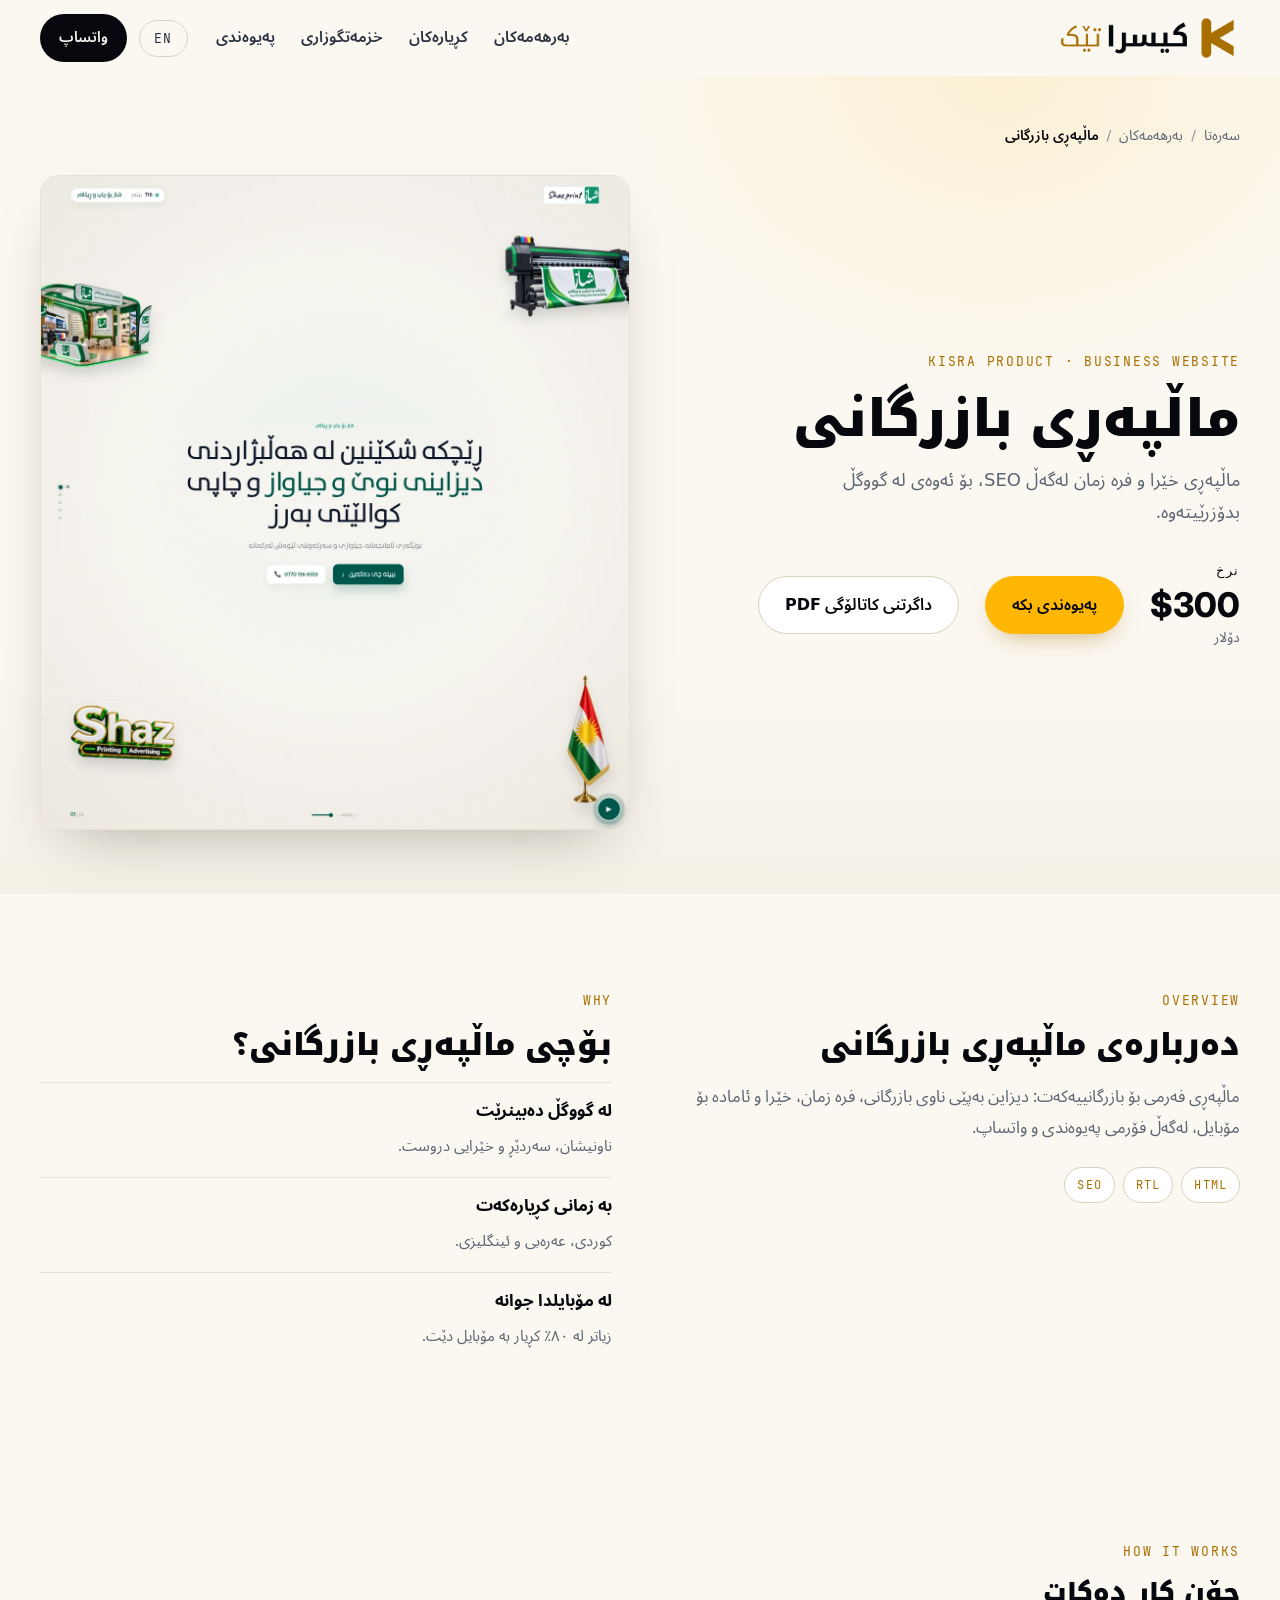
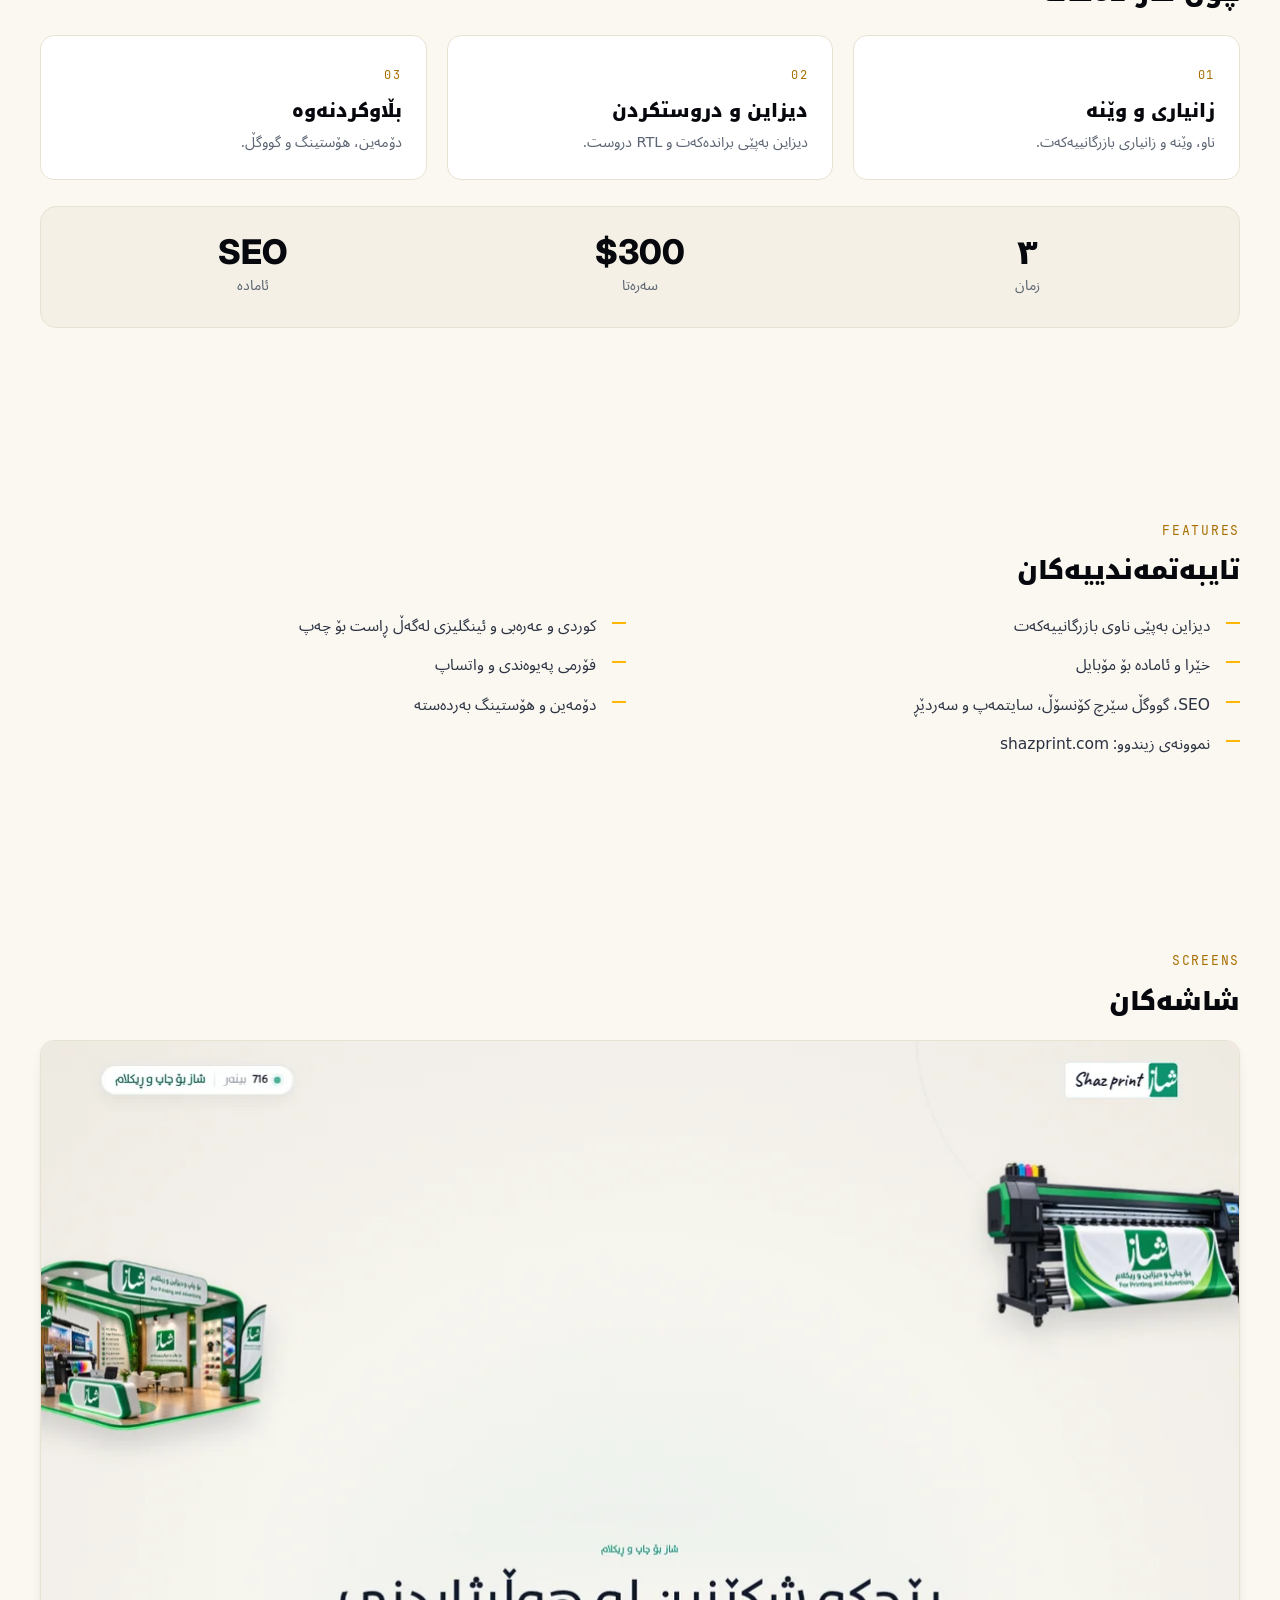
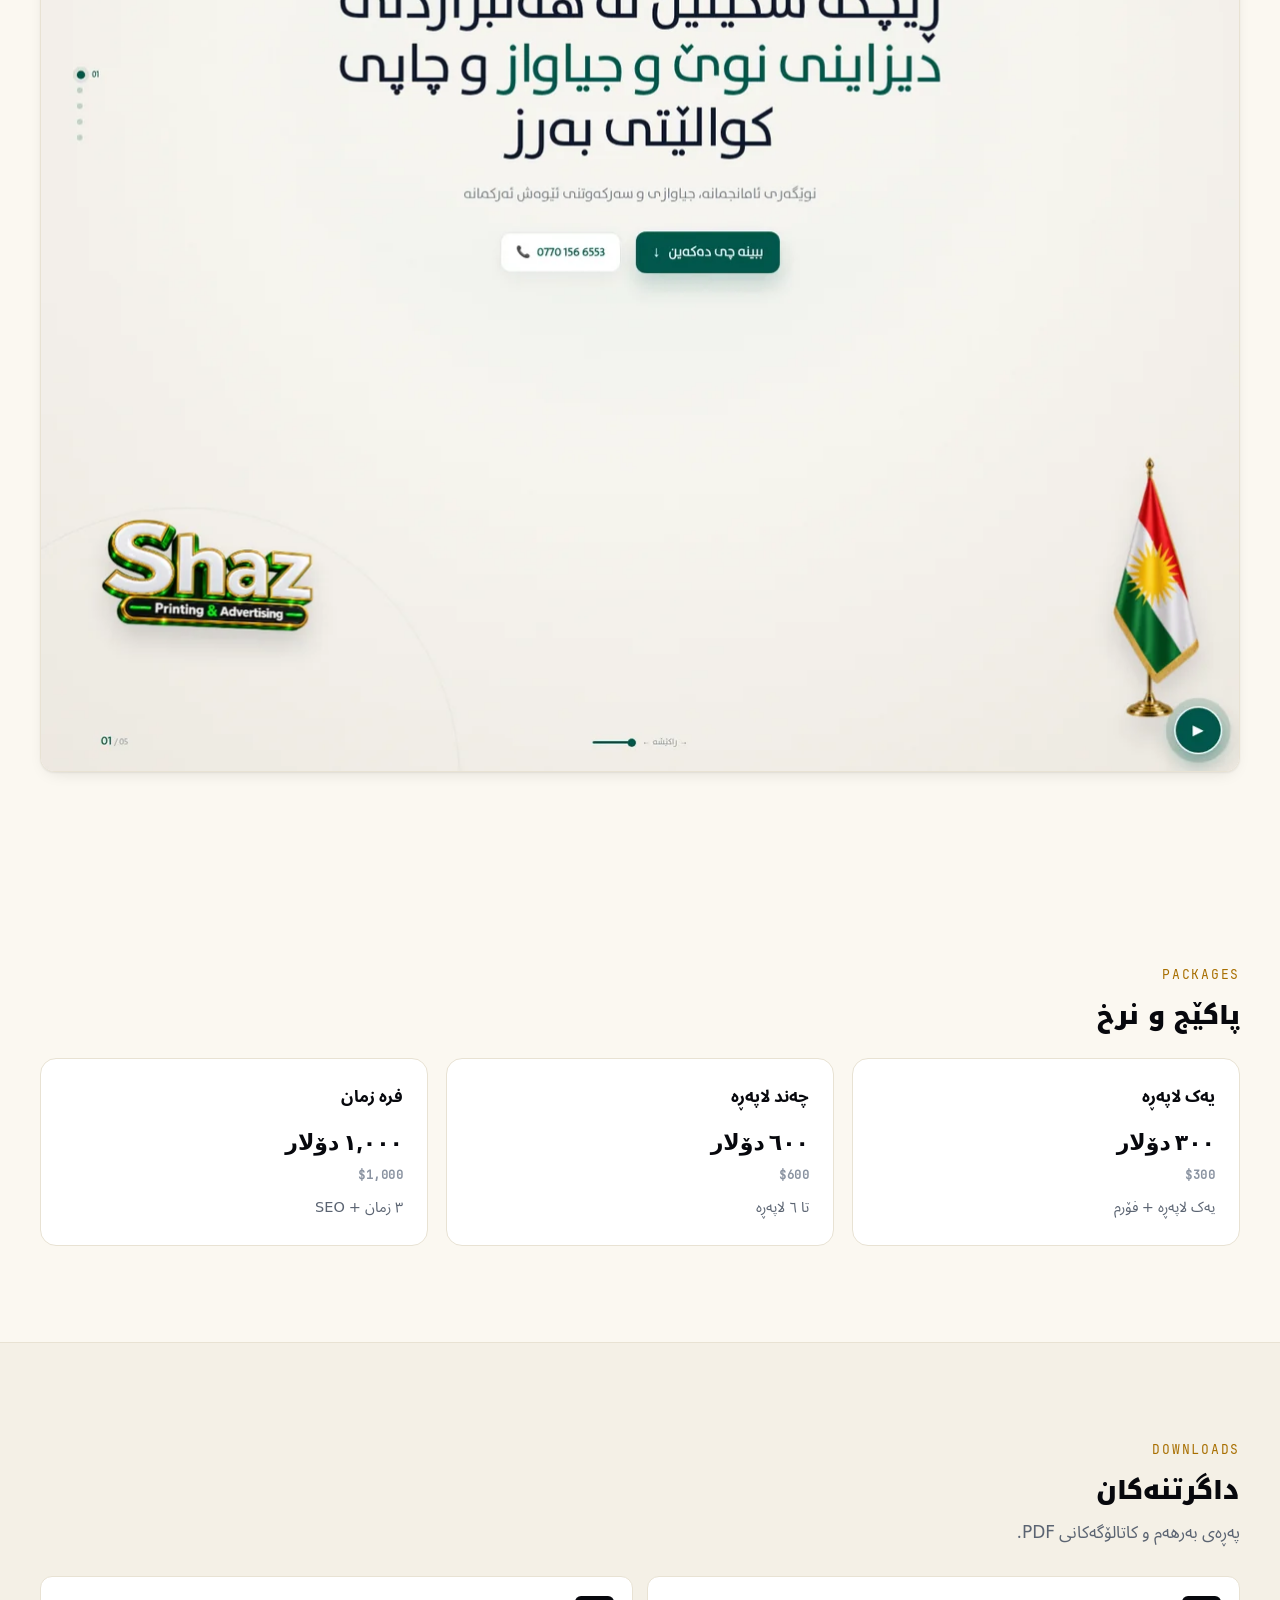
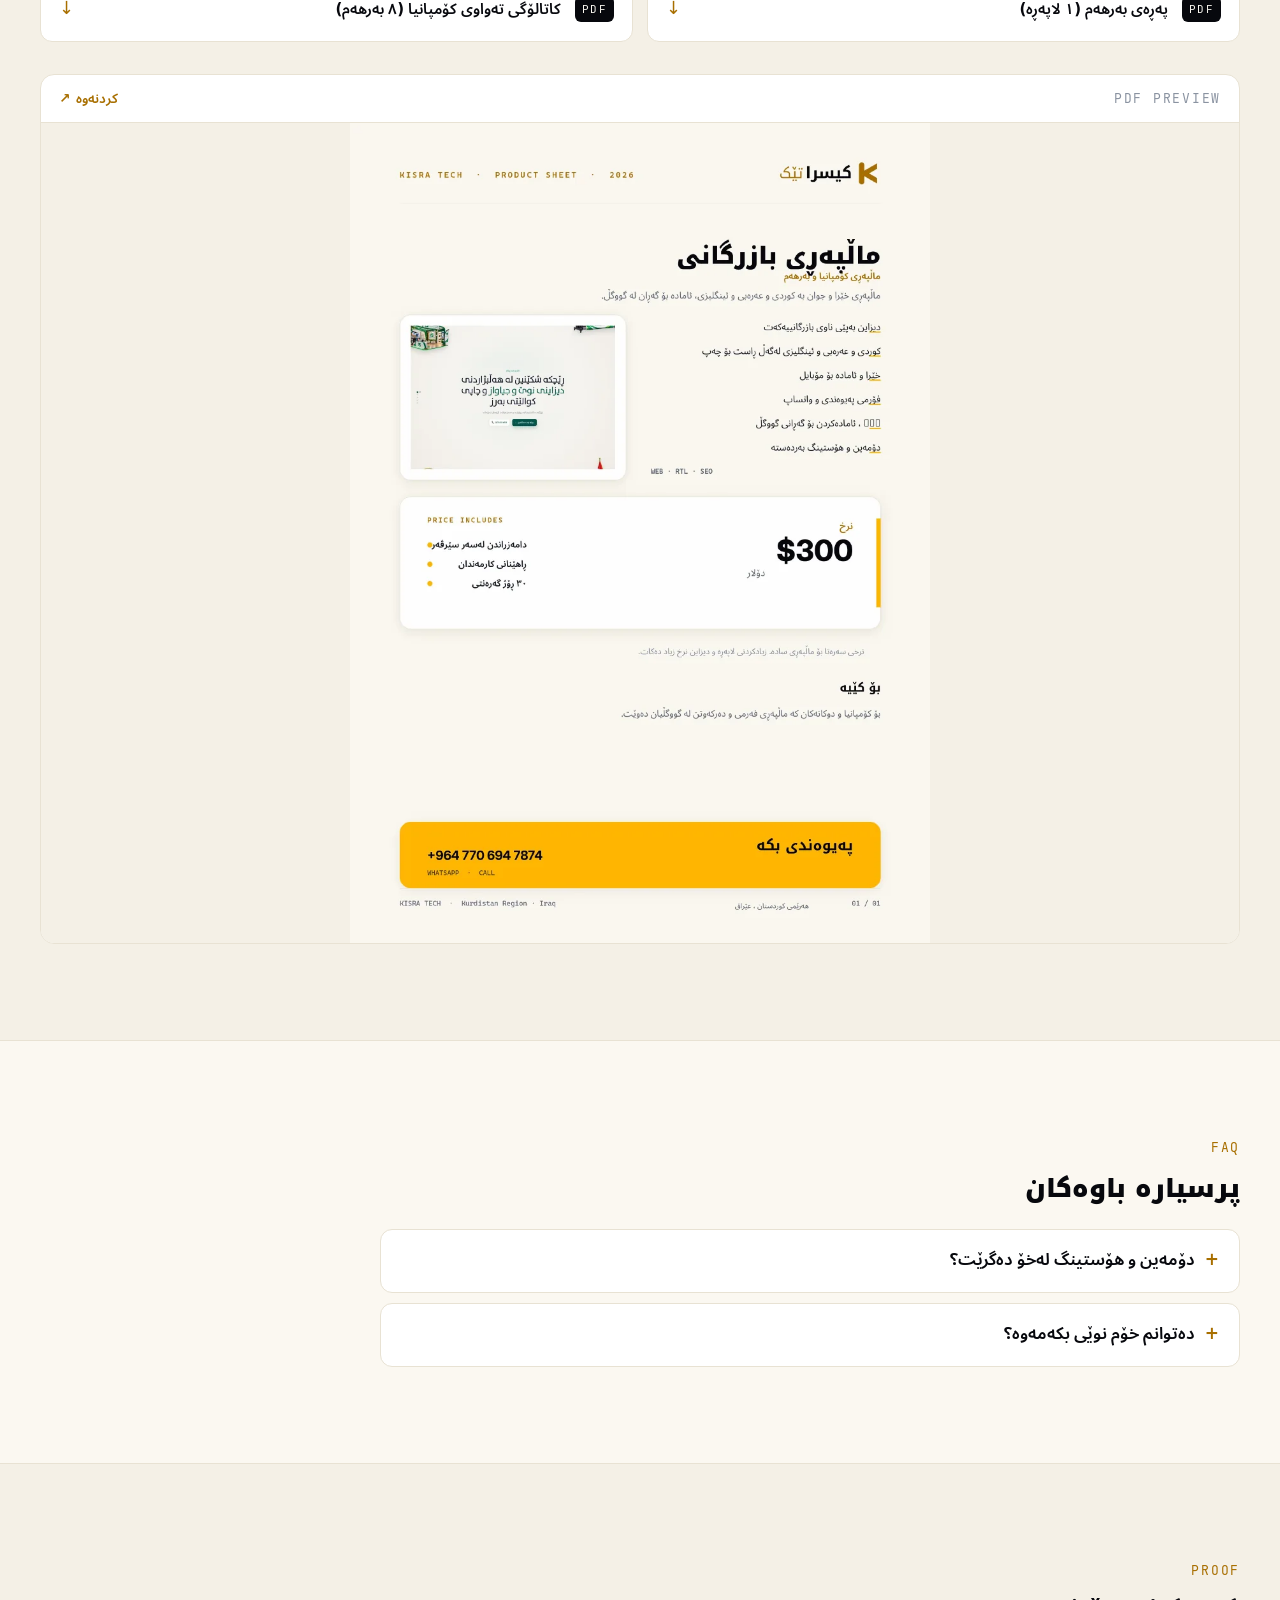
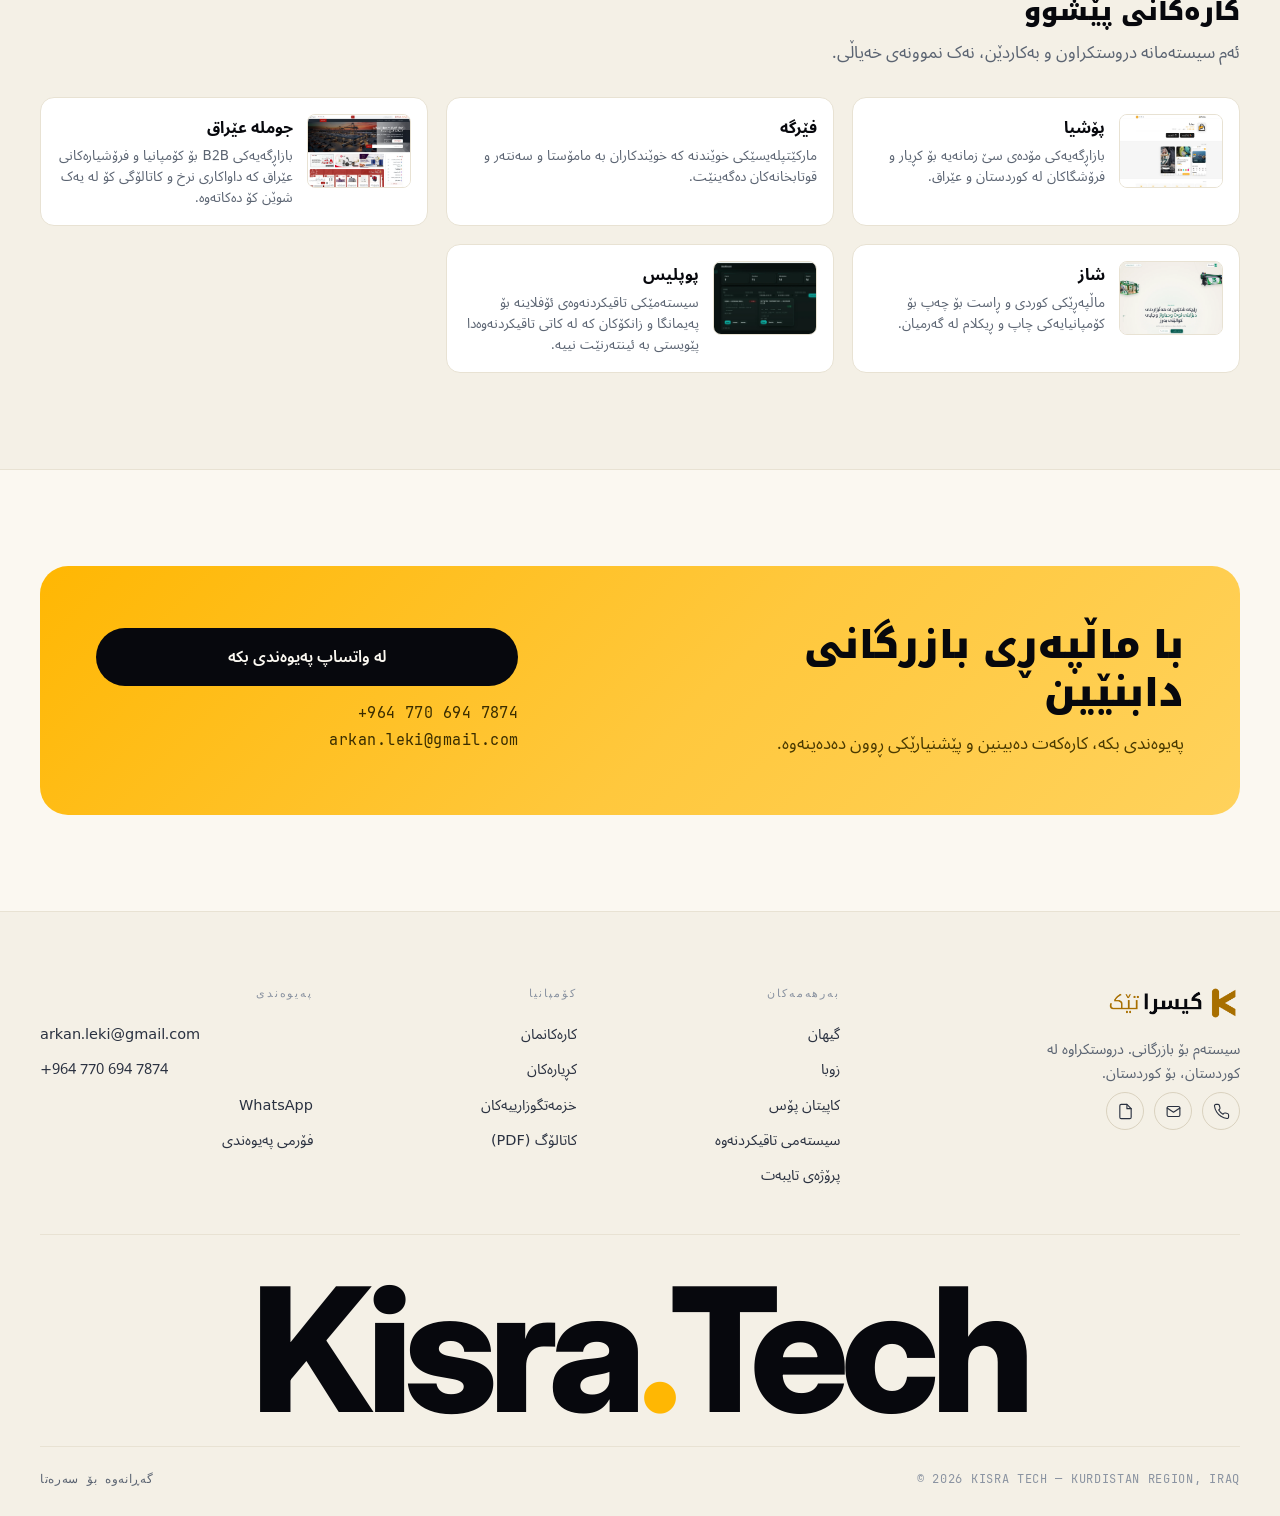
<file: products/website.html>
<!DOCTYPE html>
<html lang="ckb" dir="rtl">
<head>
<meta charset="utf-8">
<meta name="viewport" content="width=device-width, initial-scale=1">
<title>ماڵپەڕی بازرگانی — کیسرا تێک</title>
<meta name="description" content="ماڵپەڕی خێرا و فرە زمان لەگەڵ SEO، بۆ ئەوەی لە گووگڵ بدۆزرێیتەوە.">
<meta name="theme-color" content="#FBF8F1">
<link rel="icon" href="../assets/logo/favicon.png">
<link rel="canonical" href="https://arkan-leki.github.io/kisra/products/website.html">
<meta property="og:type" content="product">
<meta property="og:title" content="ماڵپەڕی بازرگانی — Kisra Tech">
<meta property="og:description" content="ماڵپەڕی خێرا و فرە زمان لەگەڵ SEO، بۆ ئەوەی لە گووگڵ بدۆزرێیتەوە.">
<meta property="og:image" content="https://arkan-leki.github.io/kisra/assets/og-image.jpg">
<link rel="stylesheet" href="../css/styles.css">
</head>
<body>

<header class="nav" id="nav">
  <div class="wrap nav-in">
    <a class="brand" href="../index.html" aria-label="Kisra Tech">
      <img class="ku" src="../assets/logo/lockup-ku.png" alt="Kisra Tech، کیسرا تێک">
      <img class="en" src="../assets/logo/lockup-en.png" alt="Kisra Tech">
    </a>
    <nav class="nav-links" id="navLinks">
      <a href="../index.html#products"><span class="ku">بەرهەمەکان</span><span class="en">Products</span></a>
      <a href="../index.html#clients"><span class="ku">کڕیارەکان</span><span class="en">Clients</span></a>
      <a href="../index.html#services"><span class="ku">خزمەتگوزاری</span><span class="en">Services</span></a>
      <a href="../index.html#contact"><span class="ku">پەیوەندی</span><span class="en">Contact</span></a>
    </nav>
    <div class="nav-actions">
      <button class="lang-btn" id="langBtn" aria-label="Switch language">EN</button>
      <a class="btn btn-ink btn-sm" href="https://wa.me/9647706947874" target="_blank" rel="noopener"><span class="ku">واتساپ</span><span class="en">WhatsApp</span></a>
      <button class="burger" id="burger" aria-label="Menu" aria-expanded="false"><span></span><span></span><span></span></button>
    </div>
  </div>
</header>
<main class="product-page">
  <section class="pp-hero">
    <div class="wrap">
      <nav class="crumbs"><a href="../index.html"><span class="ku">سەرەتا</span><span class="en">Home</span></a> <span>/</span> <a href="../index.html#products"><span class="ku">بەرهەمەکان</span><span class="en">Products</span></a> <span>/</span> <b><span class="ku">ماڵپەڕی بازرگانی</span><span class="en">Business website</span></b></nav>
      <div class="pp-hero-grid">
        <div>
          <div class="mono kicker">KISRA PRODUCT · BUSINESS WEBSITE</div>
          <h1><span class="ku">ماڵپەڕی بازرگانی</span><span class="en">Business website</span></h1>
          <p class="pp-tag"><span class="ku">ماڵپەڕی خێرا و فرە زمان لەگەڵ SEO، بۆ ئەوەی لە گووگڵ بدۆزرێیتەوە.</span><span class="en">A fast, multilingual company site with real SEO, so people find you on Google.</span></p>
          <div class="pp-meta">
            <div class="pp-price"><span class="mono"><span class="ku">نرخ</span><span class="en">price</span></span><b>$300</b><small><span class="ku">دۆلار</span><span class="en">one-time</span></small></div>
            <a class="btn btn-gold" href="https://wa.me/9647706947874" target="_blank" rel="noopener"><span class="ku">پەیوەندی بکە</span><span class="en">Get in touch</span></a>
            <a class="btn btn-ghost" href="../assets/pdf/kisra-website-sheet.pdf" download><span class="ku">داگرتنی کاتالۆگی PDF</span><span class="en">Download PDF catalogue</span></a>
          </div>
        </div>
        <div class="pp-shot"><img src="../assets/shots/website-shaz.webp" alt="Business website screenshot"></div>
      </div>
    </div>
  </section>

  <section class="section pp-about">
    <div class="wrap pp-2col">
      <div>
        <div class="mono kicker">OVERVIEW</div>
        <h2><span class="ku">دەربارەی ماڵپەڕی بازرگانی</span><span class="en">About Business website</span></h2>
        <p class="pp-overview"><span class="ku">ماڵپەڕی فەرمی بۆ بازرگانییەکەت: دیزاین بەپێی ناوی بازرگانی، فرە زمان، خێرا و ئامادە بۆ مۆبایل، لەگەڵ فۆرمی پەیوەندی و واتساپ.</span><span class="en">An official site for your business: designed around your brand, multilingual, fast and mobile-ready — with a contact form and WhatsApp.</span></p>
        <div class="pp-tech"><span class="chip">HTML</span>
<span class="chip">RTL</span>
<span class="chip">SEO</span></div>
      </div>
      <div>
        <div class="mono kicker">WHY</div>
        <h2><span class="ku">بۆچی ماڵپەڕی بازرگانی؟</span><span class="en">Why Business website?</span></h2>
        <div class="why-list"><div class="why-item-light"><b><span class="ku">لە گووگڵ دەبینرێت</span><span class="en">Found on Google</span></b><p><span class="ku">ناونیشان، سەردێڕ و خێرایی دروست.</span><span class="en">Titles, descriptions and speed done properly.</span></p></div>
<div class="why-item-light"><b><span class="ku">بە زمانی کڕیارەکەت</span><span class="en">In your customer's language</span></b><p><span class="ku">کوردی، عەرەبی و ئینگلیزی.</span><span class="en">Kurdish, Arabic and English.</span></p></div>
<div class="why-item-light"><b><span class="ku">لە مۆبایلدا جوانە</span><span class="en">Looks right on mobile</span></b><p><span class="ku">زیاتر لە ٨٠٪ کڕیار بە مۆبایل دێت.</span><span class="en">Most visitors arrive on a phone.</span></p></div></div>
      </div>
    </div>
  </section>

  <section class="section pp-how">
    <div class="wrap">
      <div class="mono kicker">HOW IT WORKS</div>
      <h2><span class="ku">چۆن کار دەکات</span><span class="en">How it works</span></h2>
      <div class="how-grid"><div class="how-step"><span class="how-num">01</span><h3><span class="ku">زانیاری و وێنە</span><span class="en">Content</span></h3><p><span class="ku">ناو، وێنە و زانیاری بازرگانییەکەت.</span><span class="en">Logo, photos and business details.</span></p></div>
<div class="how-step"><span class="how-num">02</span><h3><span class="ku">دیزاین و دروستکردن</span><span class="en">Design and build</span></h3><p><span class="ku">دیزاین بەپێی براندەکەت و RTL دروست.</span><span class="en">Design around your brand, RTL done right.</span></p></div>
<div class="how-step"><span class="how-num">03</span><h3><span class="ku">بڵاوکردنەوە</span><span class="en">Launch</span></h3><p><span class="ku">دۆمەین، هۆستینگ و گووگڵ.</span><span class="en">Domain, hosting and search setup.</span></p></div></div>
      <div class="stat-band"><div class="stat-band-item"><b>٣</b><span><span class="ku">زمان</span><span class="en">languages</span></span></div>
<div class="stat-band-item"><b>$300</b><span><span class="ku">سەرەتا</span><span class="en">starting price</span></span></div>
<div class="stat-band-item"><b>SEO</b><span><span class="ku">ئامادە</span><span class="en">ready</span></span></div></div>
    </div>
  </section>

  <section class="section pp-features-sec">
    <div class="wrap">
      <div class="mono kicker">FEATURES</div>
      <h2><span class="ku">تایبەتمەندییەکان</span><span class="en">Features</span></h2>
      <ul class="feature-grid"><li><span class="ku">دیزاین بەپێی ناوی بازرگانییەکەت</span><span class="en">Design built around your brand</span></li>
<li><span class="ku">کوردی و عەرەبی و ئینگلیزی لەگەڵ ڕاست بۆ چەپ</span><span class="en">Kurdish, Arabic and English with RTL</span></li>
<li><span class="ku">خێرا و ئامادە بۆ مۆبایل</span><span class="en">Fast and mobile-ready</span></li>
<li><span class="ku">فۆرمی پەیوەندی و واتساپ</span><span class="en">Contact form and WhatsApp</span></li>
<li><span class="ku">SEO، گووگڵ سێرچ کۆنسۆڵ، سایتمەپ و سەردێڕ</span><span class="en">SEO: Search Console, sitemap and meta titles</span></li>
<li><span class="ku">دۆمەین و هۆستینگ بەردەستە</span><span class="en">Domain and hosting available</span></li>
<li><span class="ku">نموونەی زیندوو: shazprint.com</span><span class="en">Live example: shazprint.com</span></li></ul>
    </div>
  </section>

  <section class="section pp-gallery">
    <div class="wrap">
      <div class="mono kicker">SCREENS</div>
      <h2><span class="ku">شاشەکان</span><span class="en">Screens</span></h2>
      <div class="shots-grid single"><figure><img src="../assets/shots/website-shaz.webp" alt="Business website screenshot" loading="lazy"></figure></div>
    </div>
  </section>

  <section class="section pp-packages">
    <div class="wrap">
      <div class="mono kicker">PACKAGES</div>
      <h2><span class="ku">پاکێج و نرخ</span><span class="en">Packages and pricing</span></h2>
      <div class="pkg-grid"><div class="pkg"><b><span class="ku">یەک لاپەڕە</span><span class="en">One-page</span></b><div class="pkg-price">٣٠٠ دۆلار<span class="pkg-price-en">$300</span></div><p><span class="ku">یەک لاپەڕە + فۆرم</span><span class="en">one page + form</span></p></div>
<div class="pkg"><b><span class="ku">چەند لاپەڕە</span><span class="en">Multi-page</span></b><div class="pkg-price">٦٠٠ دۆلار<span class="pkg-price-en">$600</span></div><p><span class="ku">تا ٦ لاپەڕە</span><span class="en">up to 6 pages</span></p></div>
<div class="pkg"><b><span class="ku">فرە زمان</span><span class="en">Multilingual</span></b><div class="pkg-price">١,٠٠٠ دۆلار<span class="pkg-price-en">$1,000</span></div><p><span class="ku">٣ زمان + SEO</span><span class="en">3 languages + SEO</span></p></div></div>
    </div>
  </section>

  <section class="section pp-downloads">
    <div class="wrap">
      <div class="mono kicker">DOWNLOADS</div>
      <h2><span class="ku">داگرتنەکان</span><span class="en">Downloads</span></h2>
      <p class="pp-note"><span class="ku">پەڕەی بەرهەم و کاتالۆگەکانی PDF.</span><span class="en">Product sheet and the PDF catalogues.</span></p>
      <div class="dl-grid"><a class="dl-card" href="../assets/pdf/kisra-website-sheet.pdf" download><span class="dl-ext">PDF</span><b><span class="ku">پەڕەی بەرهەم (١ لاپەڕە)</span><span class="en">Product sheet (1 page)</span></b><span class="dl-arrow">↓</span></a>
<a class="dl-card" href="../assets/pdf/kisra-catalogue-long-a4.pdf" download><span class="dl-ext">PDF</span><b><span class="ku">کاتالۆگی تەواوی کۆمپانیا (٨ بەرهەم)</span><span class="en">Full company catalogue (8 products)</span></b><span class="dl-arrow">↓</span></a></div>
      <div class="pdf-preview">
        <div class="pdf-preview-head">
          <span class="mono">PDF PREVIEW</span>
          <a class="product-link" href="../assets/pdf/kisra-website-sheet.pdf" target="_blank" rel="noopener"><span class="ku">کردنەوە</span><span class="en">Open</span> ↗</a>
        </div>
        <a class="pdf-thumb" href="../assets/pdf/kisra-website-sheet.pdf" target="_blank" rel="noopener">
          <img src="../assets/pdf/preview/website.webp" alt="Business website PDF preview" loading="lazy">
        </a>
      </div>
    </div>
  </section>

  <section class="section pp-faq">
    <div class="wrap">
      <div class="mono kicker">FAQ</div>
      <h2><span class="ku">پرسیارە باوەکان</span><span class="en">Common questions</span></h2>
      <div class="faq-list"><details class="faq-item"><summary><span class="ku">دۆمەین و هۆستینگ لەخۆ دەگرێت؟</span><span class="en">Is domain and hosting included?</span></summary><p class="ku">نەخێر، بەڵام ڕێکدەخەین و ساڵانە بە نرخی کڕینەکەی دەبێت.</p><p class="en">Not included, but we set it up and it stays at cost.</p></details>
<details class="faq-item"><summary><span class="ku">دەتوانم خۆم نوێی بکەمەوە؟</span><span class="en">Can I update it myself?</span></summary><p class="ku">بەڵێ، لاپەڕەکان ساکارن و راهێنان دەدرێت.</p><p class="en">Yes — pages are simple and we train you on updates.</p></details></div>
    </div>
  </section>

    <section class="section pp-works">
    <div class="wrap">
      <div class="mono kicker">PROOF</div>
      <h2><span class="ku">کارەکانی پێشوو</span><span class="en">Previous work</span></h2>
      <p class="pp-note"><span class="ku">ئەم سیستەمانە دروستکراون و بەکاردێن، نەک نموونەی خەیاڵی.</span><span class="en">These are real systems we built and shipped, not mockups.</span></p>
      <div class="pp-works-grid"><div class="pp-work"><img src="../assets/shots/app-poshya.webp" alt="Poshya" loading="lazy"><div><b><span class="ku">پۆشیا</span><span class="en">Poshya</span></b><p><span class="ku">بازاڕگەیەکی مۆدەی سێ زمانەیە بۆ کڕیار و فرۆشگاکان لە کوردستان و عێراق.</span><span class="en">A trilingual fashion marketplace for shoppers and stores across Kurdistan and Iraq.</span></p></div></div>
<div class="pp-work"><div><b><span class="ku">فێرگە</span><span class="en">Ferga</span></b><p><span class="ku">مارکێتپلەیسێکی خوێندنە کە خوێندکاران بە مامۆستا و سەنتەر و قوتابخانەکان دەگەینێت.</span><span class="en">An ed-tech marketplace connecting students with tutors, centres and schools.</span></p></div></div>
<div class="pp-work"><img src="../assets/shots/ecommerce-jumla.webp" alt="Jumla Iraq" loading="lazy"><div><b><span class="ku">جوملە عێراق</span><span class="en">Jumla Iraq</span></b><p><span class="ku">بازاڕگەیەکی B2B بۆ کۆمپانیا و فرۆشیارەکانی عێراق کە داواکاری نرخ و کاتالۆگی کۆ لە یەک شوێن کۆ دەکاتەوە.</span><span class="en">A B2B wholesale marketplace connecting Iraqi businesses with verified suppliers.</span></p></div></div>
<div class="pp-work"><img src="../assets/shots/website-shaz.webp" alt="Shaz Print" loading="lazy"><div><b><span class="ku">شاز</span><span class="en">Shaz Print</span></b><p><span class="ku">ماڵپەڕێکی کوردی و ڕاست بۆ چەپ بۆ کۆمپانیایەکی چاپ و ڕیکلام لە گەرمیان.</span><span class="en">A Kurdish RTL marketing site for a print and advertising company in Garmian.</span></p></div></div>
<div class="pp-work"><img src="../assets/shots/exam-puplis.webp" alt="Puplis" loading="lazy"><div><b><span class="ku">پوپلیس</span><span class="en">Puplis</span></b><p><span class="ku">سیستەمێکی تاقیکردنەوەی ئۆفلاینە بۆ پەیمانگا و زانکۆکان کە لە کاتی تاقیکردنەوەدا پێویستی بە ئینتەرنێت نییە.</span><span class="en">An offline exam platform for institutes and universities that needs no internet during the test.</span></p></div></div></div>
    </div>
  </section>

  <section class="cta">
    <div class="wrap">
      <div class="cta-card reveal">
        <div>
          <h2><span class="ku">با ماڵپەڕی بازرگانی دابنێین</span><span class="en">Let's set up Business website</span></h2>
          <p><span class="ku">پەیوەندی بکە، کارەکەت دەبینین و پێشنیارێکی ڕوون دەدەینەوە.</span><span class="en">Tell us what you run today. You get a clear plan and a price.</span></p>
        </div>
        <div class="cta-actions">
          <a class="btn btn-ink" href="https://wa.me/9647706947874" target="_blank" rel="noopener"><span class="ku">لە واتساپ پەیوەندی بکە</span><span class="en">Message on WhatsApp</span></a>
          <div class="cta-contact"><a href="tel:+9647706947874" dir="ltr">+964 770 694 7874</a><br><a href="mailto:arkan.leki@gmail.com" dir="ltr">arkan.leki@gmail.com</a></div>
        </div>
      </div>
    </div>
  </section>
</main>

<footer>
  <div class="wrap">
    <div class="foot-top">
      <div class="foot-brand">
        <img class="foot-logo ku" src="../assets/logo/lockup-ku.png" alt="Kisra Tech — کیسرا تێک">
        <img class="foot-logo en" src="../assets/logo/lockup-en.png" alt="Kisra Tech">
        <p><span class="ku">سیستەم بۆ بازرگانی. دروستکراوە لە کوردستان، بۆ کوردستان.</span><span class="en">Business software. Built in Kurdistan, for Kurdistan.</span></p>
        <div class="foot-social">
          <a href="https://wa.me/9647706947874" target="_blank" rel="noopener" aria-label="WhatsApp" title="WhatsApp"><svg viewBox="0 0 24 24" aria-hidden="true"><path d="M22 16.9v3a2 2 0 0 1-2.2 2 19.8 19.8 0 0 1-8.6-3.1 19.5 19.5 0 0 1-6-6A19.8 19.8 0 0 1 2.1 4.2 2 2 0 0 1 4.1 2h3a2 2 0 0 1 2 1.7c.1 1 .4 2 .7 2.9a2 2 0 0 1-.5 2.1L8.1 9.9a16 16 0 0 0 6 6l1.2-1.2a2 2 0 0 1 2.1-.5c.9.3 1.9.6 2.9.7a2 2 0 0 1 1.7 2z"/></svg></a>
          <a href="mailto:arkan.leki@gmail.com" aria-label="Email" title="Email"><svg viewBox="0 0 24 24" aria-hidden="true"><rect x="3" y="5" width="18" height="14" rx="2"/><path d="m3 7 9 6 9-6"/></svg></a>
          <a href="../assets/pdf/kisra-catalogue-long-a4.pdf" download aria-label="Catalogue PDF" title="Catalogue PDF"><svg viewBox="0 0 24 24" aria-hidden="true"><path d="M14 2H6a2 2 0 0 0-2 2v16a2 2 0 0 0 2 2h12a2 2 0 0 0 2-2V8z"/><path d="M14 2v6h6"/></svg></a>
        </div>
      </div>
      <div class="foot-col">
        <h4><span class="ku">بەرهەمەکان</span><span class="en">Products</span></h4>
        <a href="gihan.html"><span class="ku">گیهان</span><span class="en">Gihan</span></a>
        <a href="zuba.html"><span class="ku">زوبا</span><span class="en">Zuba</span></a>
        <a href="kapitan.html"><span class="ku">کاپیتان پۆس</span><span class="en">Kapitan POS</span></a>
        <a href="exam.html"><span class="ku">سیستەمی تاقیکردنەوە</span><span class="en">Exam system</span></a>
        <a href="custom.html"><span class="ku">پرۆژەی تایبەت</span><span class="en">Custom build</span></a>
      </div>
      <div class="foot-col">
        <h4><span class="ku">کۆمپانیا</span><span class="en">Company</span></h4>
        <a href="../index.html#work"><span class="ku">کارەکانمان</span><span class="en">Work</span></a>
        <a href="../index.html#clients"><span class="ku">کڕیارەکان</span><span class="en">Clients</span></a>
        <a href="../index.html#services"><span class="ku">خزمەتگوزارییەکان</span><span class="en">Services</span></a>
        <a href="../assets/pdf/kisra-catalogue-long-a4.pdf" download><span class="ku">کاتالۆگ (PDF)</span><span class="en">Catalogue (PDF)</span></a>
      </div>
      <div class="foot-col">
        <h4><span class="ku">پەیوەندی</span><span class="en">Contact</span></h4>
        <a href="mailto:arkan.leki@gmail.com" dir="ltr">arkan.leki@gmail.com</a>
        <a href="tel:+9647706947874" dir="ltr">+964 770 694 7874</a>
        <a href="https://wa.me/9647706947874" target="_blank" rel="noopener">WhatsApp</a>
        <a href="../index.html#contact"><span class="ku">فۆرمی پەیوەندی</span><span class="en">Get in touch</span></a>
      </div>
    </div>
    <div class="foot-wordmark">Kisra<span class="dot">.</span>Tech</div>
    <div class="foot-bottom">
      <span dir="ltr">© <span id="year">2026</span> KISRA TECH — KURDISTAN REGION, IRAQ</span>
      <a href="../index.html"><span class="ku">گەڕانەوە بۆ سەرەتا</span><span class="en">Back to home</span></a>
    </div>
  </div>
</footer>

<script src="../js/app.js"></script>
</body>
</html>
</file>
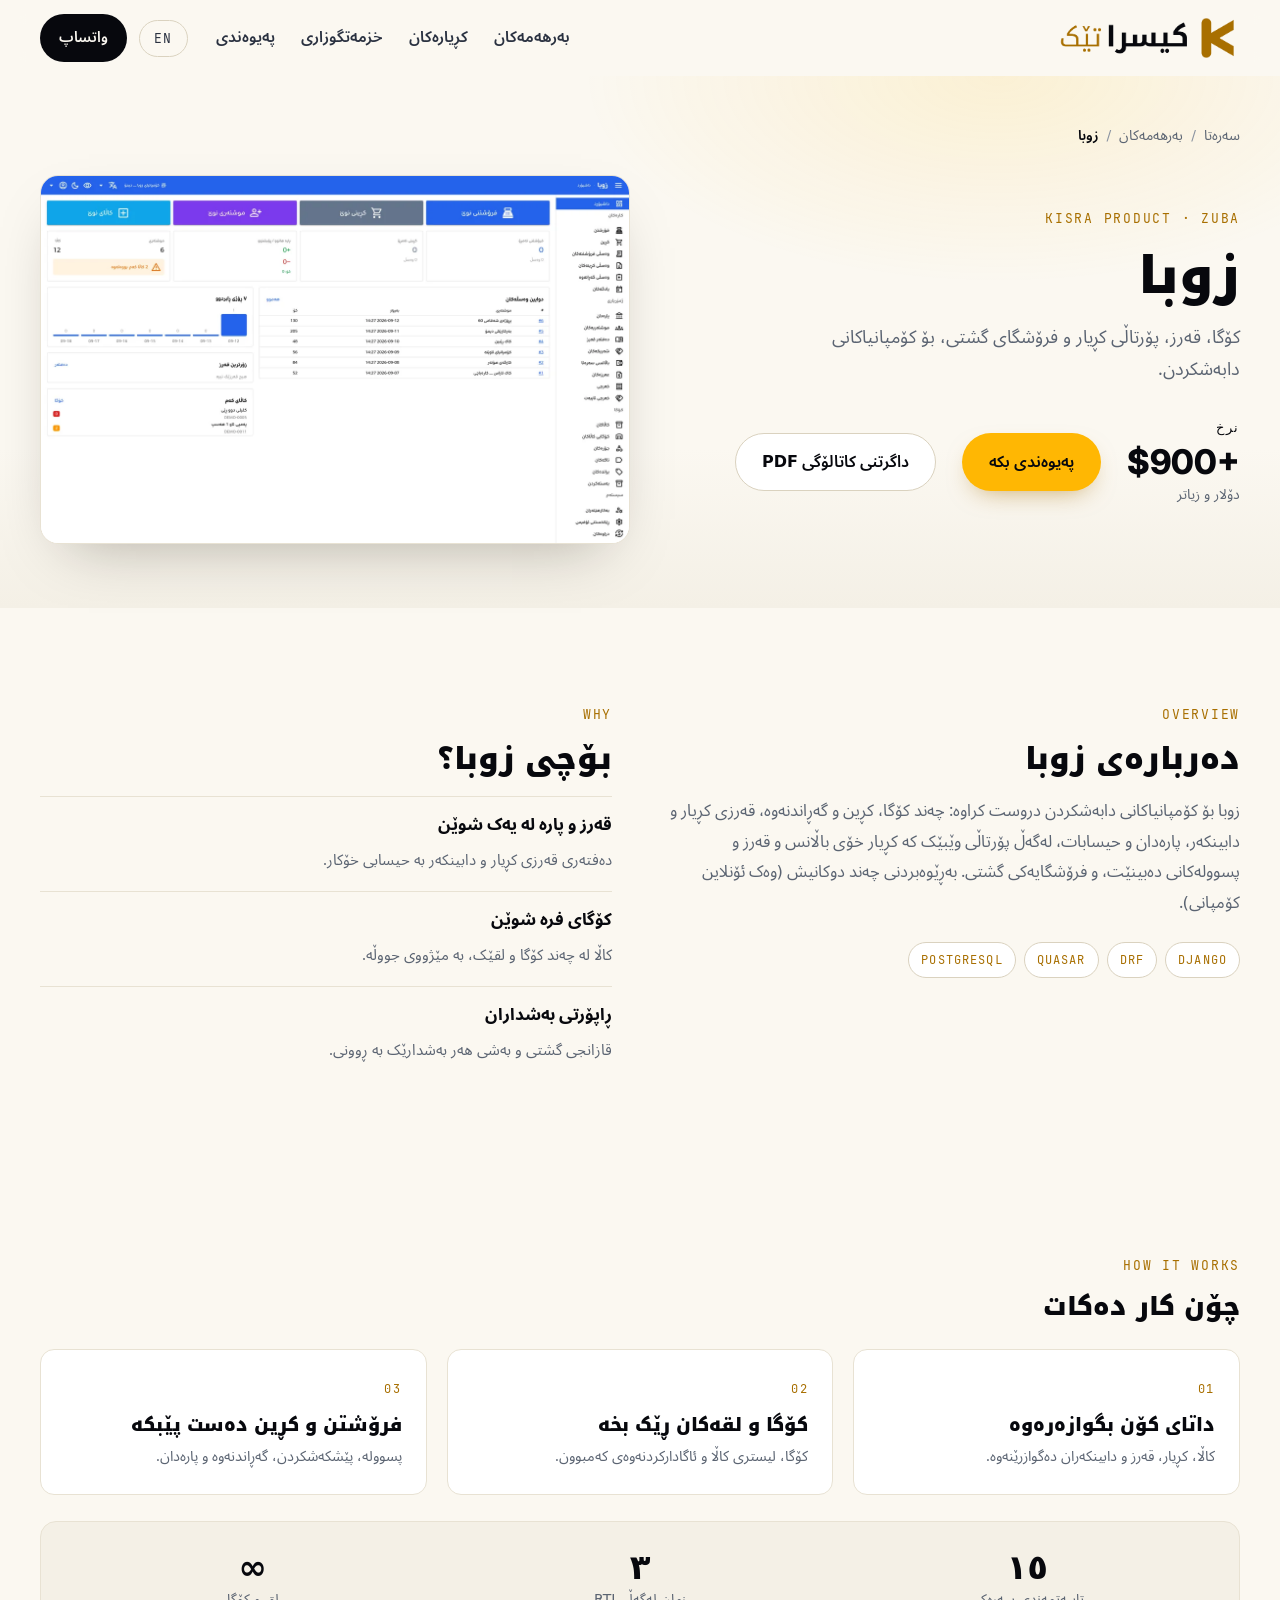
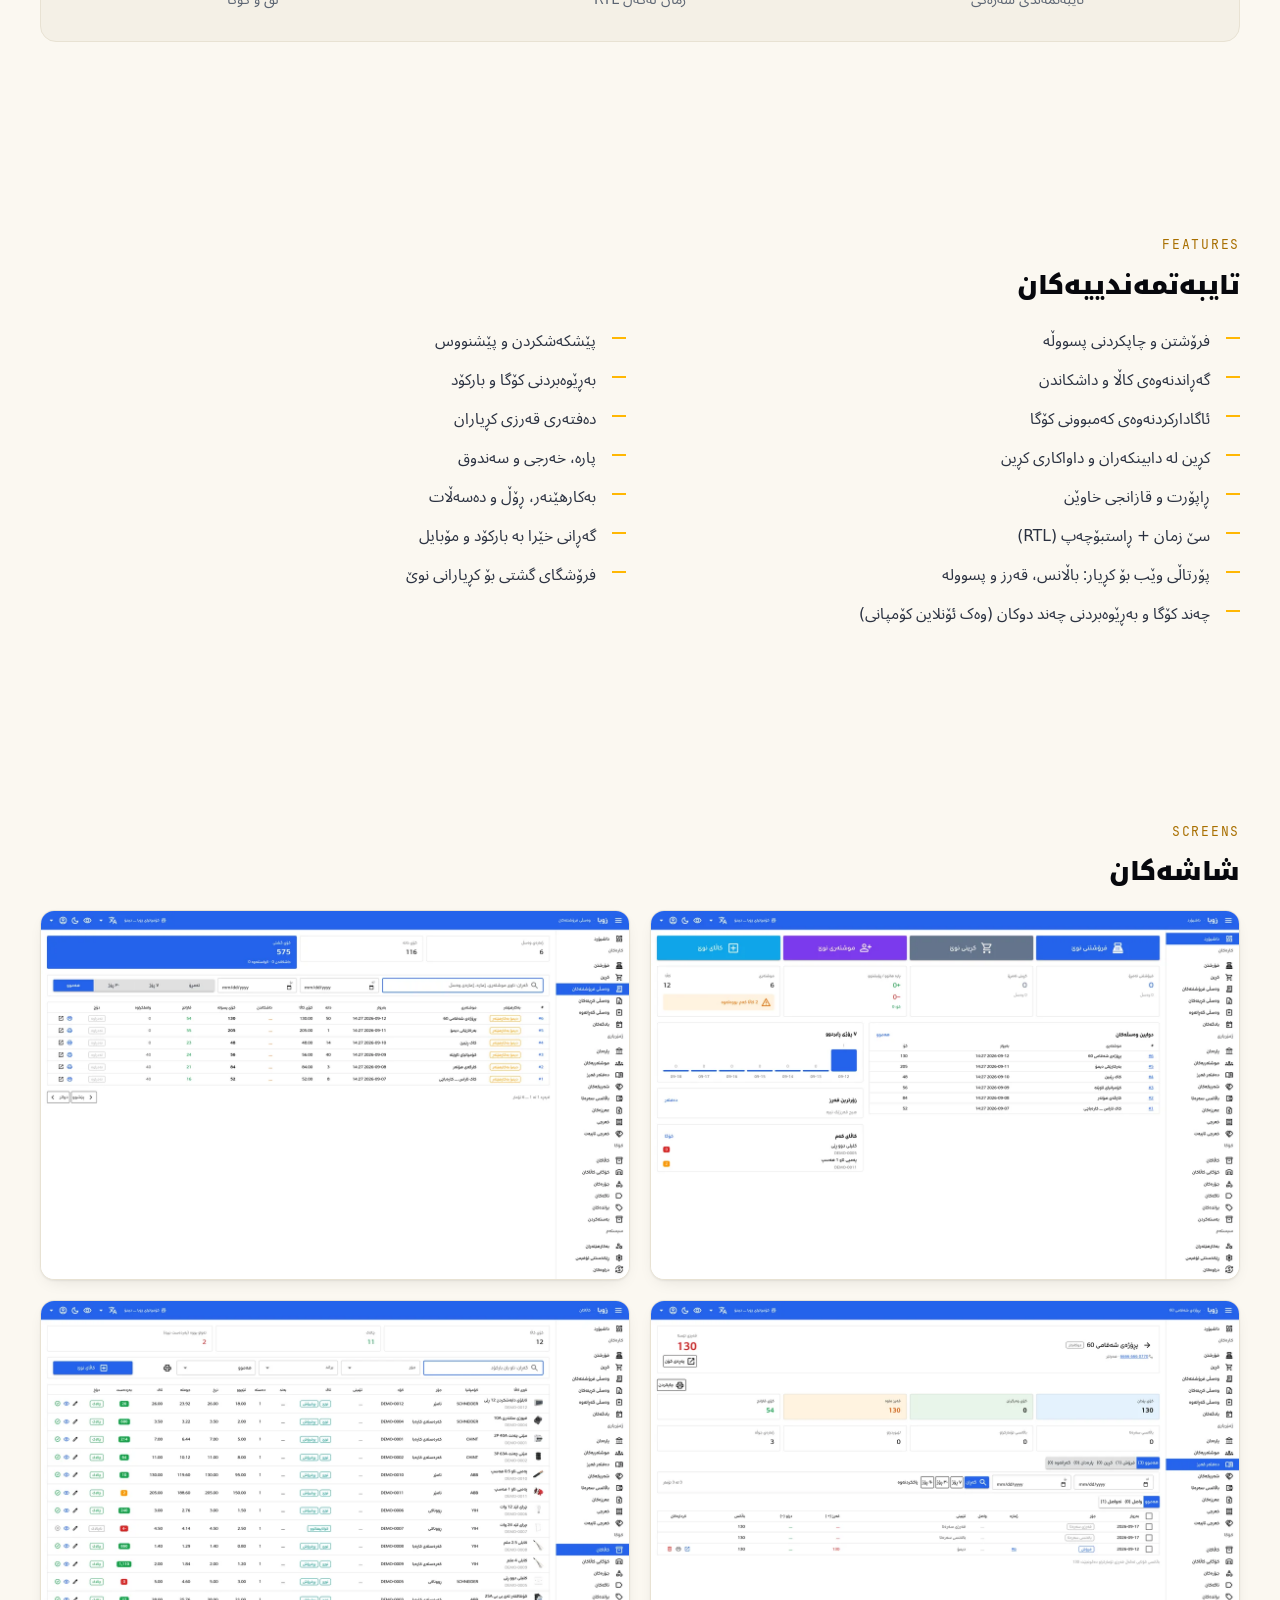
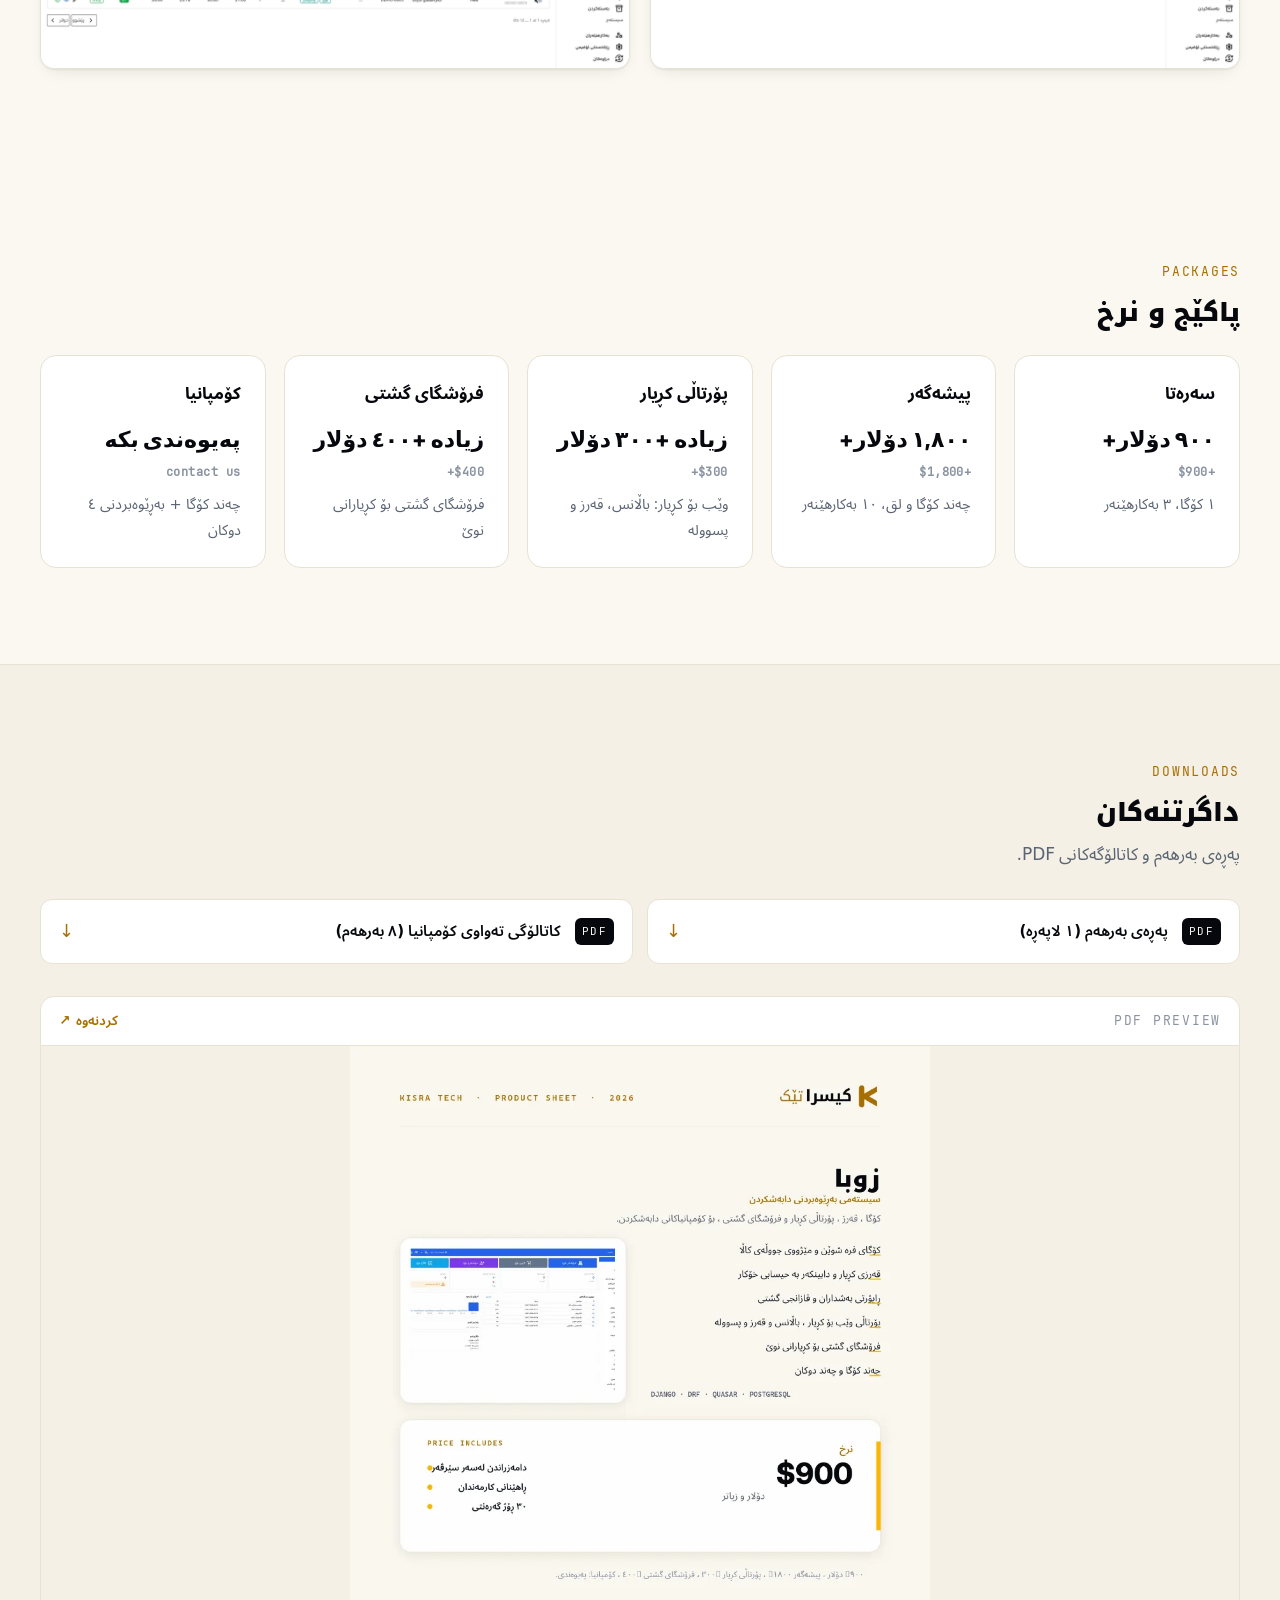
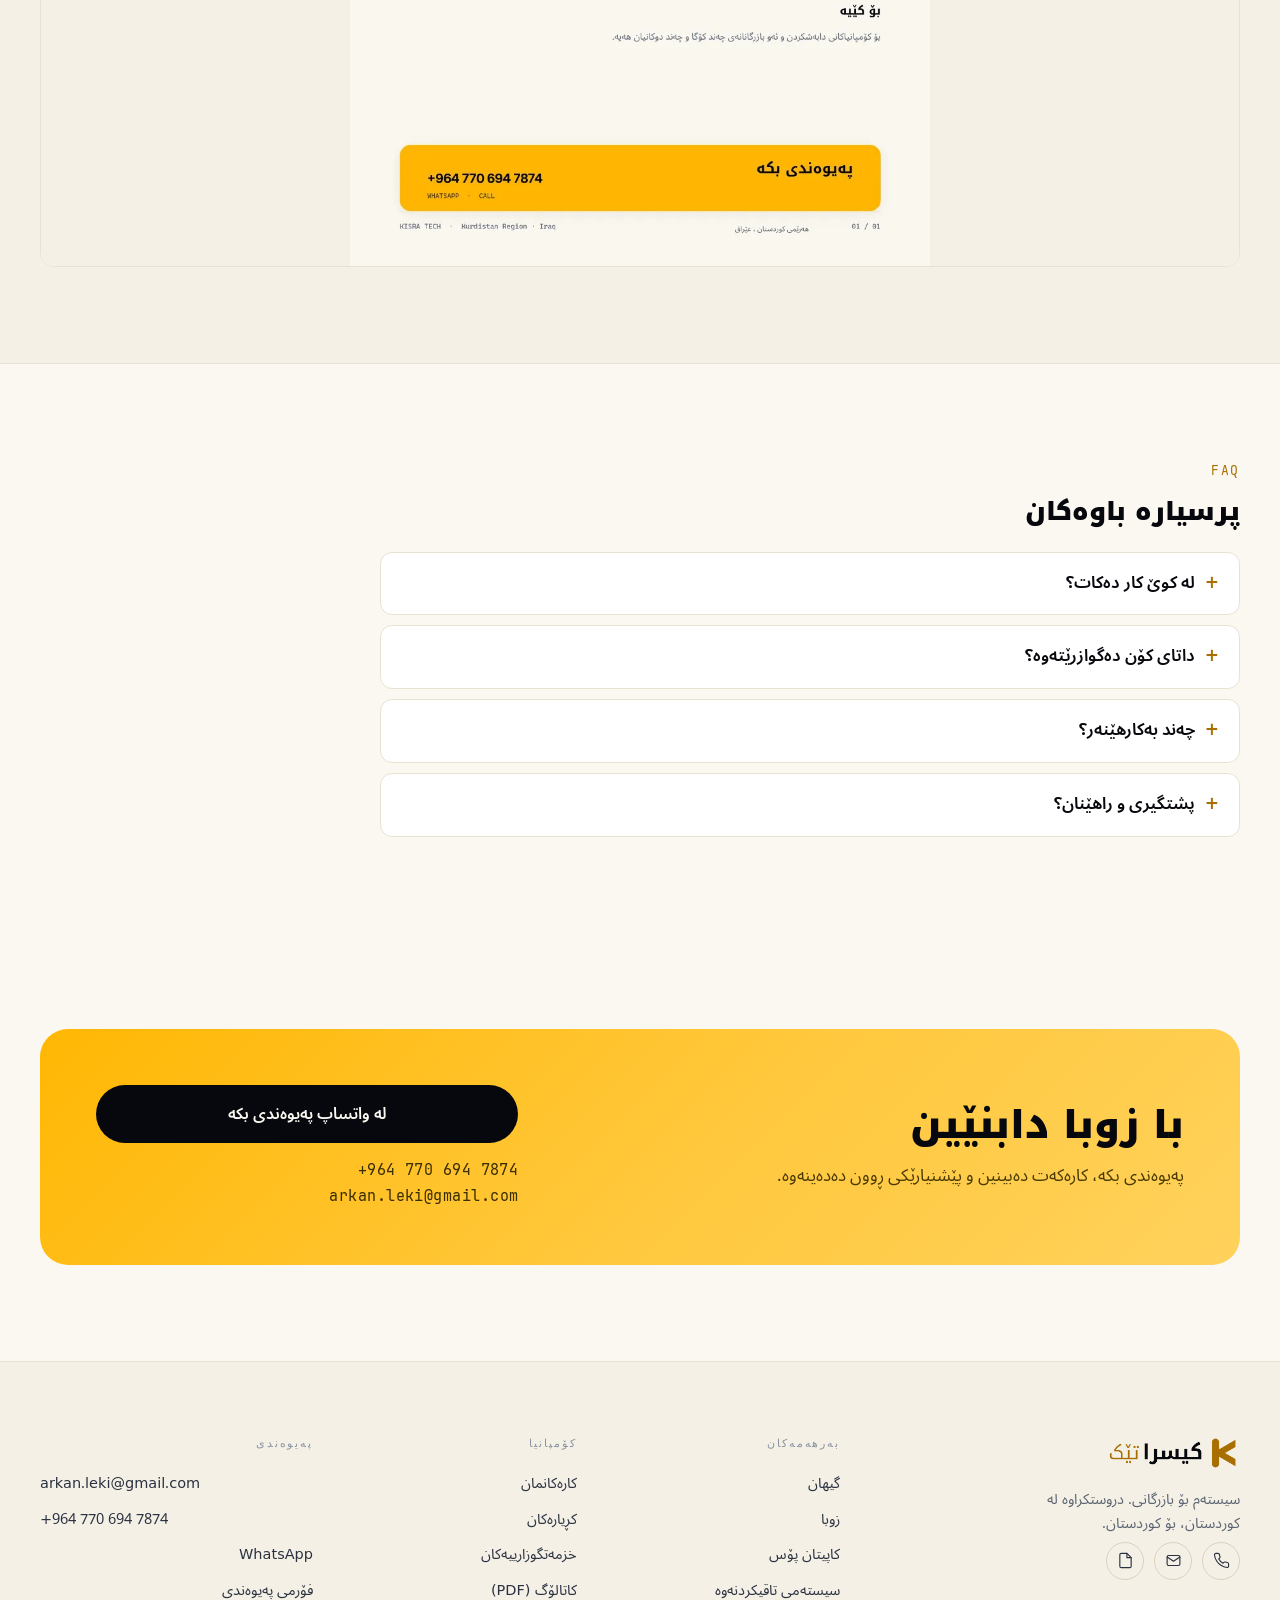
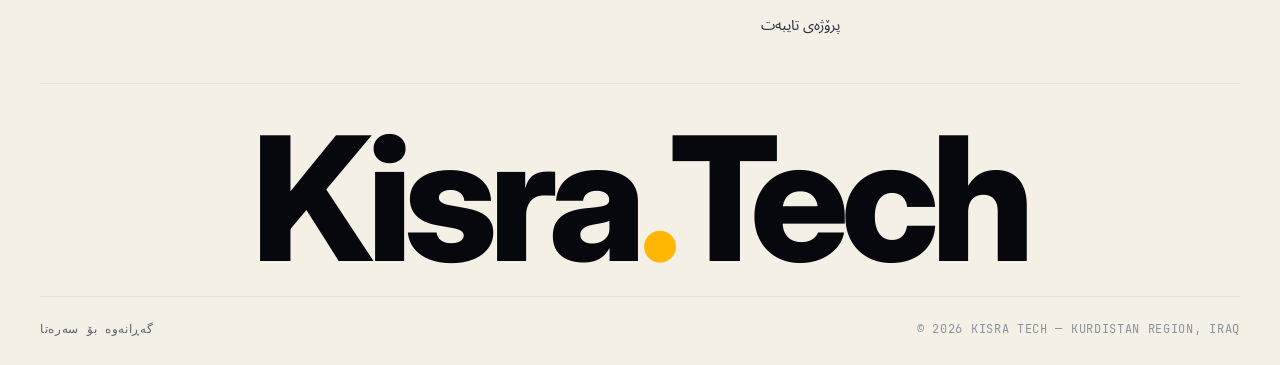
<file: products/zuba.html>
<!DOCTYPE html>
<html lang="ckb" dir="rtl">
<head>
<meta charset="utf-8">
<meta name="viewport" content="width=device-width, initial-scale=1">
<title>زوبا — کیسرا تێک</title>
<meta name="description" content="کۆگا، قەرز، پۆرتاڵی کڕیار و فرۆشگای گشتی، بۆ کۆمپانیاکانی دابەشکردن.">
<meta name="theme-color" content="#FBF8F1">
<link rel="icon" href="../assets/logo/favicon.png">
<link rel="canonical" href="https://arkan-leki.github.io/kisra/products/zuba.html">
<meta property="og:type" content="product">
<meta property="og:title" content="زوبا — Kisra Tech">
<meta property="og:description" content="کۆگا، قەرز، پۆرتاڵی کڕیار و فرۆشگای گشتی، بۆ کۆمپانیاکانی دابەشکردن.">
<meta property="og:image" content="https://arkan-leki.github.io/kisra/assets/og-image.jpg">
<link rel="stylesheet" href="../css/styles.css">
</head>
<body>

<header class="nav" id="nav">
  <div class="wrap nav-in">
    <a class="brand" href="../index.html" aria-label="Kisra Tech">
      <img class="ku" src="../assets/logo/lockup-ku.png" alt="Kisra Tech، کیسرا تێک">
      <img class="en" src="../assets/logo/lockup-en.png" alt="Kisra Tech">
    </a>
    <nav class="nav-links" id="navLinks">
      <a href="../index.html#products"><span class="ku">بەرهەمەکان</span><span class="en">Products</span></a>
      <a href="../index.html#clients"><span class="ku">کڕیارەکان</span><span class="en">Clients</span></a>
      <a href="../index.html#services"><span class="ku">خزمەتگوزاری</span><span class="en">Services</span></a>
      <a href="../index.html#contact"><span class="ku">پەیوەندی</span><span class="en">Contact</span></a>
    </nav>
    <div class="nav-actions">
      <button class="lang-btn" id="langBtn" aria-label="Switch language">EN</button>
      <a class="btn btn-ink btn-sm" href="https://wa.me/9647706947874" target="_blank" rel="noopener"><span class="ku">واتساپ</span><span class="en">WhatsApp</span></a>
      <button class="burger" id="burger" aria-label="Menu" aria-expanded="false"><span></span><span></span><span></span></button>
    </div>
  </div>
</header>
<main class="product-page">
  <section class="pp-hero">
    <div class="wrap">
      <nav class="crumbs"><a href="../index.html"><span class="ku">سەرەتا</span><span class="en">Home</span></a> <span>/</span> <a href="../index.html#products"><span class="ku">بەرهەمەکان</span><span class="en">Products</span></a> <span>/</span> <b><span class="ku">زوبا</span><span class="en">Zuba</span></b></nav>
      <div class="pp-hero-grid">
        <div>
          <div class="mono kicker">KISRA PRODUCT · ZUBA</div>
          <h1><span class="ku">زوبا</span><span class="en">Zuba</span></h1>
          <p class="pp-tag"><span class="ku">کۆگا، قەرز، پۆرتاڵی کڕیار و فرۆشگای گشتی، بۆ کۆمپانیاکانی دابەشکردن.</span><span class="en">Stock, debt, a customer portal and a public storefront for distributors.</span></p>
          <div class="pp-meta">
            <div class="pp-price"><span class="mono"><span class="ku">نرخ</span><span class="en">price</span></span><b>$900+</b><small><span class="ku">دۆلار و زیاتر</span><span class="en">from</span></small></div>
            <a class="btn btn-gold" href="https://wa.me/9647706947874" target="_blank" rel="noopener"><span class="ku">پەیوەندی بکە</span><span class="en">Get in touch</span></a>
            <a class="btn btn-ghost" href="../assets/pdf/kisra-zuba-sheet.pdf" download><span class="ku">داگرتنی کاتالۆگی PDF</span><span class="en">Download PDF catalogue</span></a>
          </div>
        </div>
        <div class="pp-shot"><img src="../assets/shots/zuba.webp" alt="Zuba screenshot"></div>
      </div>
    </div>
  </section>

  <section class="section pp-about">
    <div class="wrap pp-2col">
      <div>
        <div class="mono kicker">OVERVIEW</div>
        <h2><span class="ku">دەربارەی زوبا</span><span class="en">About Zuba</span></h2>
        <p class="pp-overview"><span class="ku">زوبا بۆ کۆمپانیاکانی دابەشکردن دروست کراوە: چەند کۆگا، کڕین و گەڕاندنەوە، قەرزی کڕیار و دابینکەر، پارەدان و حیسابات، لەگەڵ پۆرتاڵی وێبێک کە کڕیار خۆی باڵانس و قەرز و پسوولەکانی دەبینێت، و فرۆشگایەکی گشتی. بەڕێوەبردنی چەند دوکانیش (وەک ئۆنلاین کۆمپانی).</span><span class="en">Zuba is built for distributors: several warehouses, purchasing and returns, customer and supplier debt, payments and accounting, plus a customer web portal (balance, debt, invoices) and a public storefront. It also manages several shops, like Online Company.</span></p>
        <div class="pp-tech"><span class="chip">DJANGO</span>
<span class="chip">DRF</span>
<span class="chip">QUASAR</span>
<span class="chip">POSTGRESQL</span></div>
      </div>
      <div>
        <div class="mono kicker">WHY</div>
        <h2><span class="ku">بۆچی زوبا؟</span><span class="en">Why Zuba?</span></h2>
        <div class="why-list"><div class="why-item-light"><b><span class="ku">قەرز و پارە لە یەک شوێن</span><span class="en">Debt and money in one place</span></b><p><span class="ku">دەفتەری قەرزی کڕیار و دابینکەر بە حیسابی خۆکار.</span><span class="en">Customer and supplier ledgers calculated automatically.</span></p></div>
<div class="why-item-light"><b><span class="ku">کۆگای فرە شوێن</span><span class="en">Multi-location stock</span></b><p><span class="ku">کاڵا لە چەند کۆگا و لقێک، بە مێژووی جووڵە.</span><span class="en">Stock across warehouses and locations with movement history.</span></p></div>
<div class="why-item-light"><b><span class="ku">ڕاپۆرتی بەشداران</span><span class="en">Partner reports</span></b><p><span class="ku">قازانجی گشتی و بەشی هەر بەشدارێک بە ڕوونی.</span><span class="en">Overall profit and each partner's share, clearly.</span></p></div></div>
      </div>
    </div>
  </section>

  <section class="section pp-how">
    <div class="wrap">
      <div class="mono kicker">HOW IT WORKS</div>
      <h2><span class="ku">چۆن کار دەکات</span><span class="en">How it works</span></h2>
      <div class="how-grid"><div class="how-step"><span class="how-num">01</span><h3><span class="ku">داتای کۆن بگوازەرەوە</span><span class="en">Migrate your data</span></h3><p><span class="ku">کاڵا، کڕیار، قەرز و دابینکەران دەگوازرێنەوە.</span><span class="en">Products, customers, debt and suppliers are imported.</span></p></div>
<div class="how-step"><span class="how-num">02</span><h3><span class="ku">کۆگا و لقەکان ڕێک بخە</span><span class="en">Set up stock and locations</span></h3><p><span class="ku">کۆگا، لیستری کاڵا و ئاگادارکردنەوەی کەمبوون.</span><span class="en">Warehouses, ledgers and low-stock alerts.</span></p></div>
<div class="how-step"><span class="how-num">03</span><h3><span class="ku">فرۆشتن و کڕین دەست پێبکە</span><span class="en">Start selling and buying</span></h3><p><span class="ku">پسوولە، پێشکەشکردن، گەڕاندنەوە و پارەدان.</span><span class="en">Invoices, quotations, returns and payments.</span></p></div></div>
      <div class="stat-band"><div class="stat-band-item"><b>١٥</b><span><span class="ku">تایبەتمەندی سەرەکی</span><span class="en">core features</span></span></div>
<div class="stat-band-item"><b>٣</b><span><span class="ku">زمان لەگەڵ RTL</span><span class="en">languages with RTL</span></span></div>
<div class="stat-band-item"><b>∞</b><span><span class="ku">لق و کۆگا</span><span class="en">branches and warehouses</span></span></div></div>
    </div>
  </section>

  <section class="section pp-features-sec">
    <div class="wrap">
      <div class="mono kicker">FEATURES</div>
      <h2><span class="ku">تایبەتمەندییەکان</span><span class="en">Features</span></h2>
      <ul class="feature-grid"><li><span class="ku">فرۆشتن و چاپکردنی پسووڵە</span><span class="en">Sales and printable invoices</span></li>
<li><span class="ku">پێشکەشکردن و پێشنووس</span><span class="en">Quotations and offers</span></li>
<li><span class="ku">گەڕاندنەوەی کاڵا و داشکاندن</span><span class="en">Returns and discounts</span></li>
<li><span class="ku">بەڕێوەبردنی کۆگا و بارکۆد</span><span class="en">Inventory and barcode management</span></li>
<li><span class="ku">ئاگادارکردنەوەی کەمبوونی کۆگا</span><span class="en">Low-stock alerts</span></li>
<li><span class="ku">دەفتەری قەرزی کڕیاران</span><span class="en">Customer debt ledger</span></li>
<li><span class="ku">کڕین لە دابینکەران و داواکاری کڕین</span><span class="en">Supplier purchasing and purchase orders</span></li>
<li><span class="ku">پارە، خەرجی و سەندوق</span><span class="en">Cash, expenses and cashbox</span></li>
<li><span class="ku">ڕاپۆرت و قازانجی خاوێن</span><span class="en">Reports and net profit</span></li>
<li><span class="ku">بەکارهێنەر، ڕۆڵ و دەسەڵات</span><span class="en">Users, roles and permissions</span></li>
<li><span class="ku">سێ زمان + ڕاستبۆچەپ (RTL)</span><span class="en">Three languages with full RTL</span></li>
<li><span class="ku">گەڕانی خێرا بە بارکۆد و مۆبایل</span><span class="en">Fast search by barcode and phone</span></li>
<li><span class="ku">پۆرتاڵی وێب بۆ کڕیار: باڵانس، قەرز و پسوولە</span><span class="en">Customer web portal: balance, debt and invoices</span></li>
<li><span class="ku">فرۆشگای گشتی بۆ کڕیارانی نوێ</span><span class="en">Public storefront for new customers</span></li>
<li><span class="ku">چەند کۆگا و بەڕێوەبردنی چەند دوکان (وەک ئۆنلاین کۆمپانی)</span><span class="en">Several warehouses and several shops (like Online Company)</span></li></ul>
    </div>
  </section>

  <section class="section pp-gallery">
    <div class="wrap">
      <div class="mono kicker">SCREENS</div>
      <h2><span class="ku">شاشەکان</span><span class="en">Screens</span></h2>
      <div class="shots-grid"><figure><img src="../assets/shots/zuba.webp" alt="Zuba screenshot" loading="lazy"></figure>
<figure><img src="../assets/shots/zuba-1.webp" alt="Zuba screenshot" loading="lazy"></figure>
<figure><img src="../assets/shots/zuba-2.webp" alt="Zuba screenshot" loading="lazy"></figure>
<figure><img src="../assets/shots/zuba-3.webp" alt="Zuba screenshot" loading="lazy"></figure></div>
    </div>
  </section>

  <section class="section pp-packages">
    <div class="wrap">
      <div class="mono kicker">PACKAGES</div>
      <h2><span class="ku">پاکێج و نرخ</span><span class="en">Packages and pricing</span></h2>
      <div class="pkg-grid"><div class="pkg"><b><span class="ku">سەرەتا</span><span class="en">Starter</span></b><div class="pkg-price">٩٠٠ دۆلار+<span class="pkg-price-en">$900+</span></div><p><span class="ku">١ کۆگا، ٣ بەکارهێنەر</span><span class="en">1 warehouse, 3 users</span></p></div>
<div class="pkg"><b><span class="ku">پیشەگەر</span><span class="en">Pro</span></b><div class="pkg-price">١,٨٠٠ دۆلار+<span class="pkg-price-en">$1,800+</span></div><p><span class="ku">چەند کۆگا و لق، ١٠ بەکارهێنەر</span><span class="en">multi-warehouse, 10 users</span></p></div>
<div class="pkg"><b><span class="ku">پۆرتاڵی کڕیار</span><span class="en">Customer portal</span></b><div class="pkg-price">زیادە +٣٠٠ دۆلار<span class="pkg-price-en">+$300</span></div><p><span class="ku">وێب بۆ کڕیار: باڵانس، قەرز و پسوولە</span><span class="en">customer web: balance, debt, invoices</span></p></div>
<div class="pkg"><b><span class="ku">فرۆشگای گشتی</span><span class="en">Public storefront</span></b><div class="pkg-price">زیادە +٤٠٠ دۆلار<span class="pkg-price-en">+$400</span></div><p><span class="ku">فرۆشگای گشتی بۆ کڕیارانی نوێ</span><span class="en">public storefront for new customers</span></p></div>
<div class="pkg"><b><span class="ku">کۆمپانیا</span><span class="en">Company</span></b><div class="pkg-price">پەیوەندی بکە<span class="pkg-price-en">contact us</span></div><p><span class="ku">چەند کۆگا + بەڕێوەبردنی ٤ دوکان</span><span class="en">multi-warehouse + up to 4 shops</span></p></div></div>
    </div>
  </section>

  <section class="section pp-downloads">
    <div class="wrap">
      <div class="mono kicker">DOWNLOADS</div>
      <h2><span class="ku">داگرتنەکان</span><span class="en">Downloads</span></h2>
      <p class="pp-note"><span class="ku">پەڕەی بەرهەم و کاتالۆگەکانی PDF.</span><span class="en">Product sheet and the PDF catalogues.</span></p>
      <div class="dl-grid"><a class="dl-card" href="../assets/pdf/kisra-zuba-sheet.pdf" download><span class="dl-ext">PDF</span><b><span class="ku">پەڕەی بەرهەم (١ لاپەڕە)</span><span class="en">Product sheet (1 page)</span></b><span class="dl-arrow">↓</span></a>
<a class="dl-card" href="../assets/pdf/kisra-catalogue-long-a4.pdf" download><span class="dl-ext">PDF</span><b><span class="ku">کاتالۆگی تەواوی کۆمپانیا (٨ بەرهەم)</span><span class="en">Full company catalogue (8 products)</span></b><span class="dl-arrow">↓</span></a></div>
      <div class="pdf-preview">
        <div class="pdf-preview-head">
          <span class="mono">PDF PREVIEW</span>
          <a class="product-link" href="../assets/pdf/kisra-zuba-sheet.pdf" target="_blank" rel="noopener"><span class="ku">کردنەوە</span><span class="en">Open</span> ↗</a>
        </div>
        <a class="pdf-thumb" href="../assets/pdf/kisra-zuba-sheet.pdf" target="_blank" rel="noopener">
          <img src="../assets/pdf/preview/zuba.webp" alt="Zuba PDF preview" loading="lazy">
        </a>
      </div>
    </div>
  </section>

  <section class="section pp-faq">
    <div class="wrap">
      <div class="mono kicker">FAQ</div>
      <h2><span class="ku">پرسیارە باوەکان</span><span class="en">Common questions</span></h2>
      <div class="faq-list"><details class="faq-item"><summary><span class="ku">لە کوێ کار دەکات؟</span><span class="en">Where does it run?</span></summary><p class="ku">لەسەر سێرڤەری خۆت یان هەور؛ بە وێبگەڕ.</p><p class="en">On your server or the cloud, through a browser.</p></details>
<details class="faq-item"><summary><span class="ku">داتای کۆن دەگوازرێتەوە؟</span><span class="en">Is migration possible?</span></summary><p class="ku">بەڵێ، کاڵا، کڕیار، قەرز و دابینکەران.</p><p class="en">Yes — products, customers, debt and suppliers.</p></details>
<details class="faq-item"><summary><span class="ku">چەند بەکارهێنەر؟</span><span class="en">How many users?</span></summary><p class="ku">بەپێی پاکێج، لە ٣ بۆ بێ سنوور.</p><p class="en">By package, from 3 to unlimited.</p></details>
<details class="faq-item"><summary><span class="ku">پشتگیری و راهێنان؟</span><span class="en">Support and training?</span></summary><p class="ku">راهێنانی کارمەندان لە کاتی دامەزراندن و ٣ مانگ پشتگیری.</p><p class="en">Staff training at setup and 3 months of support.</p></details></div>
    </div>
  </section>

  

  <section class="cta">
    <div class="wrap">
      <div class="cta-card reveal">
        <div>
          <h2><span class="ku">با زوبا دابنێین</span><span class="en">Let's set up Zuba</span></h2>
          <p><span class="ku">پەیوەندی بکە، کارەکەت دەبینین و پێشنیارێکی ڕوون دەدەینەوە.</span><span class="en">Tell us what you run today. You get a clear plan and a price.</span></p>
        </div>
        <div class="cta-actions">
          <a class="btn btn-ink" href="https://wa.me/9647706947874" target="_blank" rel="noopener"><span class="ku">لە واتساپ پەیوەندی بکە</span><span class="en">Message on WhatsApp</span></a>
          <div class="cta-contact"><a href="tel:+9647706947874" dir="ltr">+964 770 694 7874</a><br><a href="mailto:arkan.leki@gmail.com" dir="ltr">arkan.leki@gmail.com</a></div>
        </div>
      </div>
    </div>
  </section>
</main>

<footer>
  <div class="wrap">
    <div class="foot-top">
      <div class="foot-brand">
        <img class="foot-logo ku" src="../assets/logo/lockup-ku.png" alt="Kisra Tech — کیسرا تێک">
        <img class="foot-logo en" src="../assets/logo/lockup-en.png" alt="Kisra Tech">
        <p><span class="ku">سیستەم بۆ بازرگانی. دروستکراوە لە کوردستان، بۆ کوردستان.</span><span class="en">Business software. Built in Kurdistan, for Kurdistan.</span></p>
        <div class="foot-social">
          <a href="https://wa.me/9647706947874" target="_blank" rel="noopener" aria-label="WhatsApp" title="WhatsApp"><svg viewBox="0 0 24 24" aria-hidden="true"><path d="M22 16.9v3a2 2 0 0 1-2.2 2 19.8 19.8 0 0 1-8.6-3.1 19.5 19.5 0 0 1-6-6A19.8 19.8 0 0 1 2.1 4.2 2 2 0 0 1 4.1 2h3a2 2 0 0 1 2 1.7c.1 1 .4 2 .7 2.9a2 2 0 0 1-.5 2.1L8.1 9.9a16 16 0 0 0 6 6l1.2-1.2a2 2 0 0 1 2.1-.5c.9.3 1.9.6 2.9.7a2 2 0 0 1 1.7 2z"/></svg></a>
          <a href="mailto:arkan.leki@gmail.com" aria-label="Email" title="Email"><svg viewBox="0 0 24 24" aria-hidden="true"><rect x="3" y="5" width="18" height="14" rx="2"/><path d="m3 7 9 6 9-6"/></svg></a>
          <a href="../assets/pdf/kisra-catalogue-long-a4.pdf" download aria-label="Catalogue PDF" title="Catalogue PDF"><svg viewBox="0 0 24 24" aria-hidden="true"><path d="M14 2H6a2 2 0 0 0-2 2v16a2 2 0 0 0 2 2h12a2 2 0 0 0 2-2V8z"/><path d="M14 2v6h6"/></svg></a>
        </div>
      </div>
      <div class="foot-col">
        <h4><span class="ku">بەرهەمەکان</span><span class="en">Products</span></h4>
        <a href="gihan.html"><span class="ku">گیهان</span><span class="en">Gihan</span></a>
        <a href="zuba.html"><span class="ku">زوبا</span><span class="en">Zuba</span></a>
        <a href="kapitan.html"><span class="ku">کاپیتان پۆس</span><span class="en">Kapitan POS</span></a>
        <a href="exam.html"><span class="ku">سیستەمی تاقیکردنەوە</span><span class="en">Exam system</span></a>
        <a href="custom.html"><span class="ku">پرۆژەی تایبەت</span><span class="en">Custom build</span></a>
      </div>
      <div class="foot-col">
        <h4><span class="ku">کۆمپانیا</span><span class="en">Company</span></h4>
        <a href="../index.html#work"><span class="ku">کارەکانمان</span><span class="en">Work</span></a>
        <a href="../index.html#clients"><span class="ku">کڕیارەکان</span><span class="en">Clients</span></a>
        <a href="../index.html#services"><span class="ku">خزمەتگوزارییەکان</span><span class="en">Services</span></a>
        <a href="../assets/pdf/kisra-catalogue-long-a4.pdf" download><span class="ku">کاتالۆگ (PDF)</span><span class="en">Catalogue (PDF)</span></a>
      </div>
      <div class="foot-col">
        <h4><span class="ku">پەیوەندی</span><span class="en">Contact</span></h4>
        <a href="mailto:arkan.leki@gmail.com" dir="ltr">arkan.leki@gmail.com</a>
        <a href="tel:+9647706947874" dir="ltr">+964 770 694 7874</a>
        <a href="https://wa.me/9647706947874" target="_blank" rel="noopener">WhatsApp</a>
        <a href="../index.html#contact"><span class="ku">فۆرمی پەیوەندی</span><span class="en">Get in touch</span></a>
      </div>
    </div>
    <div class="foot-wordmark">Kisra<span class="dot">.</span>Tech</div>
    <div class="foot-bottom">
      <span dir="ltr">© <span id="year">2026</span> KISRA TECH — KURDISTAN REGION, IRAQ</span>
      <a href="../index.html"><span class="ku">گەڕانەوە بۆ سەرەتا</span><span class="en">Back to home</span></a>
    </div>
  </div>
</footer>

<script src="../js/app.js"></script>
</body>
</html>
</file>
<file: css/styles.css>
/* ============================================================
   Kisra Tech — site styles
   Brand: paper / ink / gold.  RTL-first (Sorani Kurdish).
   ============================================================ */
@font-face{font-family:'Kufi';src:url('../assets/fonts/NotoKufiArabic-Black.woff2') format('woff2');font-weight:900;font-display:swap}
@font-face{font-family:'Kufi';src:url('../assets/fonts/NotoKufiArabic-Bold.woff2') format('woff2');font-weight:700;font-display:swap}
@font-face{font-family:'SansAr';src:url('../assets/fonts/NotoSansArabic-Regular.woff2') format('woff2');font-weight:400;font-display:swap}
@font-face{font-family:'SansAr';src:url('../assets/fonts/NotoSansArabic-SemiBold.woff2') format('woff2');font-weight:600;font-display:swap}
@font-face{font-family:'SansAr';src:url('../assets/fonts/NotoSansArabic-Bold.woff2') format('woff2');font-weight:700;font-display:swap}
@font-face{font-family:'Inter';src:url('../assets/fonts/Inter-Regular.woff2') format('woff2');font-weight:400;font-display:swap}
@font-face{font-family:'Inter';src:url('../assets/fonts/Inter-SemiBold.woff2') format('woff2');font-weight:600;font-display:swap}
@font-face{font-family:'Inter';src:url('../assets/fonts/Inter-Bold.woff2') format('woff2');font-weight:700;font-display:swap}
@font-face{font-family:'Inter';src:url('../assets/fonts/Inter-ExtraBold.woff2') format('woff2');font-weight:800;font-display:swap}
@font-face{font-family:'Mono';src:url('../assets/fonts/JetBrainsMono-Regular.woff2') format('woff2');font-weight:400;font-display:swap}

:root{
  --paper:#FBF8F1; --paper-100:#F4F0E6; --paper-200:#E8E2D3; --paper-300:#DAD2BF;
  --ink:#07080D; --ink-800:#141A24; --ink-700:#1B2230; --ink-600:#2A3140;
  --slate:#5B6472; --muted:#8A93A1;
  --gold:#FFB703; --gold-300:#FFD25C; --gold-700:#A86F00;
  --teal:#0A9E90;
  --radius:16px; --radius-sm:10px;
  --nav-h:76px;
  --shadow-sm:0 1px 2px rgba(23,18,6,.06), 0 6px 18px -8px rgba(23,18,6,.14);
  --shadow-lg:0 24px 60px -28px rgba(23,18,6,.35);
  --font-body:'SansAr',system-ui,-apple-system,'Segoe UI',sans-serif;
  --font-display:'Kufi','SansAr',system-ui,sans-serif;
  --font-latin:'Inter',system-ui,sans-serif;
  --font-mono:'Mono',ui-monospace,monospace;
}
*,*::before,*::after{box-sizing:border-box}
html{scroll-behavior:smooth;-webkit-text-size-adjust:100%}
body{
  margin:0;background:var(--paper);color:var(--ink);
  font-family:var(--font-body);font-size:17px;line-height:1.75;
  overflow-x:hidden;
}
html[lang="en"] body{font-family:var(--font-latin);line-height:1.7}
img{max-width:100%;display:block}
a{color:inherit;text-decoration:none}
h1,h2,h3{font-family:var(--font-display);line-height:1.25;margin:0;font-weight:900}
html[lang="en"] h1,html[lang="en"] h2,html[lang="en"] h3{font-family:var(--font-latin);font-weight:800;letter-spacing:-.02em}
p{margin:0}
.wrap{width:min(1200px,calc(100% - 48px));margin-inline:auto}
.mono{font-family:var(--font-mono);font-size:12.5px;letter-spacing:.14em;text-transform:uppercase}
html[lang="ckb"] .en{display:none!important}
html[lang="en"] .ku{display:none!important}

/* ---------- buttons ---------- */
.btn{
  display:inline-flex;align-items:center;gap:10px;justify-content:center;
  padding:14px 26px;border-radius:999px;border:1px solid transparent;
  font-family:var(--font-body);font-weight:600;font-size:16px;cursor:pointer;
  transition:transform .18s ease, box-shadow .18s ease, background .18s ease;
  white-space:nowrap;
}
html[lang="en"] .btn{font-family:var(--font-latin)}
.btn:hover{transform:translateY(-2px)}
.btn-gold{background:var(--gold);color:var(--ink);box-shadow:0 10px 26px -12px rgba(168,111,0,.65)}
.btn-gold:hover{background:var(--gold-300)}
.btn-ink{background:var(--ink);color:var(--paper)}
.btn-ink:hover{background:var(--ink-700)}
.btn-ghost{border-color:var(--paper-300);color:var(--ink);background:#fff}
.btn-ghost:hover{border-color:var(--ink);background:var(--paper-100)}
.btn-sm{padding:10px 18px;font-size:14.5px}

/* ---------- nav ---------- */
.nav{
  position:sticky;top:0;z-index:60;height:var(--nav-h);
  backdrop-filter:blur(12px);
  background:rgba(251,248,241,.86);
  border-bottom:1px solid transparent;
  transition:border-color .25s ease, box-shadow .25s ease;
}
.nav.scrolled{border-bottom-color:var(--paper-200);box-shadow:0 8px 30px -22px rgba(23,18,6,.45)}
.nav-in{height:var(--nav-h);display:flex;align-items:center;gap:28px}
.brand img{height:52px;width:auto}
.brand .en,.foot-brand .en{display:none}
html[lang="en"] .brand .en,html[lang="en"] .foot-brand .en{display:block}
html[lang="en"] .brand .ku,html[lang="en"] .foot-brand .ku{display:none!important}
.nav-links{display:flex;align-items:center;gap:26px;margin-inline-start:auto;font-weight:600;font-size:15.5px}
.nav-links a{position:relative;padding:6px 0;color:var(--ink-600)}
.nav-links a::after{content:'';position:absolute;inset-inline:0;bottom:0;height:2px;background:var(--gold);transform:scaleX(0);transition:transform .2s ease}
.nav-links a:hover{color:var(--ink)}
.nav-links a:hover::after{transform:scaleX(1)}
.nav-actions{display:flex;align-items:center;gap:12px}
.lang-btn{
  font-family:var(--font-mono);font-size:12.5px;letter-spacing:.1em;
  background:transparent;border:1px solid var(--paper-300);border-radius:999px;
  padding:9px 14px;cursor:pointer;color:var(--ink-600);
}
.lang-btn:hover{border-color:var(--ink);color:var(--ink)}
.burger{display:none;background:none;border:0;padding:8px;cursor:pointer}
.burger span{display:block;width:22px;height:2px;background:var(--ink);margin:5px 0;border-radius:2px;transition:.2s}

/* ---------- hero ---------- */
.hero{position:relative;padding:56px 0 72px;overflow:hidden}
.hero::before{
  content:'';position:absolute;inset-inline:-10% ;top:-40%;height:120%;
  background:radial-gradient(60% 60% at 70% 10%, rgba(255,183,3,.16), transparent 70%),
             radial-gradient(50% 50% at 15% 30%, rgba(10,158,144,.08), transparent 70%);
  pointer-events:none;
}
.hero-grid{position:relative;display:grid;grid-template-columns:1.05fr .95fr;gap:56px;align-items:center}
.eyebrow{display:inline-flex;align-items:center;gap:10px;color:var(--gold-700);margin-bottom:22px}
.eyebrow::before{content:'';width:34px;height:2px;background:var(--gold)}
.hero h1{font-size:clamp(38px,4.6vw,64px);letter-spacing:-.01em}
.hero h1 .accent{color:var(--gold-700);position:relative;white-space:nowrap}
.hero-sub{margin-top:22px;color:var(--slate);font-size:19px;max-width:52ch}
.hero-cta{display:flex;gap:14px;margin-top:34px;flex-wrap:wrap}
.hero-stats{display:flex;gap:44px;margin-top:38px;flex-wrap:wrap}
.stat b{display:block;font-family:var(--font-display);font-size:30px;line-height:1.1;color:var(--ink)}
html[lang="en"] .stat b{font-family:var(--font-latin);font-weight:800}
.stat span{font-size:14.5px;color:var(--muted)}

/* hero collage */
.collage{position:relative;height:500px;padding-top:10px}
.shot-card{
  position:absolute;background:#fff;border:1px solid var(--paper-200);border-radius:14px;
  padding:10px;box-shadow:var(--shadow-lg);overflow:hidden;
}
.shot-card img{border-radius:8px;width:100%}
.shot-a{width:74%;left:4%;top:26px;z-index:3;transform:rotate(-1.6deg)}
.shot-b{width:52%;right:0;top:14px;z-index:2;transform:rotate(2.4deg)}
.shot-c{width:48%;right:6%;bottom:0;z-index:4;transform:rotate(-2.6deg)}
.badge-float{
  position:absolute;z-index:6;background:var(--ink);color:var(--paper);
  border-radius:12px;padding:12px 18px;box-shadow:var(--shadow-lg);
  display:flex;align-items:center;gap:10px;font-size:14px;
  left:-10px;bottom:56px;
}
.badge-float .dot{width:8px;height:8px;border-radius:50%;background:var(--gold);box-shadow:0 0 0 4px rgba(255,183,3,.22)}

/* ---------- section shell ---------- */
.section{padding:96px 0}
.section-head{max-width:720px;margin-bottom:52px}
.section-head h2{font-size:clamp(30px,3.2vw,44px)}
.section-head p{margin-top:16px;color:var(--slate);font-size:17.5px}
.kicker{color:var(--gold-700);margin-bottom:14px}

/* ---------- products ---------- */
.products-grid{display:grid;grid-template-columns:repeat(4,1fr);gap:22px}
.product{
  background:#fff;border:1px solid var(--paper-200);border-radius:var(--radius);
  padding:16px;display:flex;flex-direction:column;gap:14px;
  transition:transform .22s ease, box-shadow .22s ease, border-color .22s ease;
}
.product:hover{transform:translateY(-6px);box-shadow:var(--shadow-lg);border-color:var(--paper-300)}
.product-shot{border-radius:10px;overflow:hidden;background:var(--paper-100);aspect-ratio:16/10}
.product-shot img{width:100%;height:100%;object-fit:cover;object-position:top center}
.product-kind{color:var(--gold-700);font-size:13.5px;font-weight:600}
.product h3{font-size:21px;margin-top:2px}
.product p{color:var(--slate);font-size:14.5px;line-height:1.6;min-height:44px}
.product-foot{display:flex;align-items:center;justify-content:space-between;margin-top:auto;padding-top:6px;border-top:1px dashed var(--paper-200)}
.price{font-family:var(--font-latin);font-weight:800;font-size:19px;color:var(--ink);direction:ltr;unicode-bidi:isolate}
.price small{font-family:var(--font-body);font-weight:400;font-size:12.5px;color:var(--muted);display:block;line-height:1.3}
.product-link{font-size:13.5px;font-weight:600;color:var(--gold-700);display:inline-flex;align-items:center;gap:6px}
.product-link:hover{color:var(--ink)}

/* ---------- clients ---------- */
.clients{
  background:var(--paper-100);border-block:1px solid var(--paper-200);
  background-image:url("data:image/svg+xml;utf8,<svg xmlns='http://www.w3.org/2000/svg' width='120' height='60' viewBox='0 0 120 60'><g fill='none' stroke='%23A86F00' stroke-opacity='0.10' stroke-width='2'><path d='M10 60 C10 32 26 22 30 8 C34 22 50 32 50 60'/><path d='M70 60 C70 32 86 22 90 8 C94 22 110 32 110 60'/></g></svg>");
  background-position:top center;background-repeat:repeat-x;
}
.clients h2{font-size:clamp(26px,2.6vw,36px);max-width:20ch;margin-inline:auto;text-align:center}
.clients-lead{text-align:center;color:var(--slate);margin-top:14px}
.clients-grid{
  margin-top:46px;display:grid;grid-template-columns:repeat(8,1fr);gap:12px;
}
.client{
  background:#fff;border:1px solid var(--paper-200);border-radius:12px;height:92px;
  display:flex;align-items:center;justify-content:center;padding:16px;
  filter:grayscale(1);opacity:.9;transition:.2s ease;
}
.client:hover{filter:none;opacity:1;transform:translateY(-3px);border-color:var(--gold);box-shadow:var(--shadow-sm)}
.client img{max-height:100%;max-width:100%;object-fit:contain}

/* ---------- services ---------- */
.services-grid{display:grid;grid-template-columns:repeat(4,1fr);gap:22px}
.service{background:var(--paper-100);border:1px solid var(--paper-200);border-radius:var(--radius);padding:26px}
.service .num{font-family:var(--font-mono);font-size:12.5px;color:var(--gold-700);letter-spacing:.14em}
.service h3{font-size:19px;margin:12px 0 8px}
.service p{color:var(--slate);font-size:14.5px}

/* ---------- why / process ---------- */
.why{background:var(--ink-800);color:var(--paper);border-radius:28px;padding:64px;position:relative;overflow:hidden}
.why::after{
  content:'';position:absolute;inset-inline-end:-60px;top:-40px;width:340px;height:340px;
  background:radial-gradient(circle,rgba(255,183,3,.18),transparent 65%);
}
.why h2{font-size:clamp(26px,2.8vw,38px);max-width:24ch}
.why p.lead{color:#C3CAD6;margin-top:16px;max-width:60ch}
.why-grid{display:grid;grid-template-columns:repeat(4,1fr);gap:26px;margin-top:44px;position:relative}
.why-item{border-top:1px solid rgba(255,255,255,.16);padding-top:18px}
.why-item b{display:block;font-family:var(--font-display);font-size:22px;color:var(--paper);margin-bottom:8px}
html[lang="en"] .why-item b{font-family:var(--font-latin);font-weight:800}
.why-item span{color:#AEB7C4;font-size:14.5px}

/* ---------- cta ---------- */
.cta{padding:96px 0}
.cta-card{
  background:linear-gradient(135deg,var(--gold) 0%,#FFC83D 55%,var(--gold-300) 100%);
  border-radius:28px;padding:56px;display:grid;grid-template-columns:1.2fr .8fr;
  gap:32px;align-items:center;color:var(--ink);position:relative;overflow:hidden;
}
.cta-card h2{font-size:clamp(28px,3vw,42px);max-width:18ch}
.cta-card p{margin-top:12px;color:#4A3A00;max-width:44ch}
.cta-actions{display:flex;flex-direction:column;gap:14px;align-items:stretch}
.cta-contact{font-family:var(--font-mono);font-size:15px;letter-spacing:.03em;color:#3A2D00}
.cta-contact a:hover{color:#000;text-decoration:underline}

/* ---------- footer (editorial, paper theme) ---------- */
footer{
  background:var(--paper-100);color:var(--ink);padding:72px 0 0;
  border-top:1px solid var(--paper-200);
}
footer .wrap{position:relative}
.foot-top{
  display:grid;grid-template-columns:1.6fr 1fr 1fr 1.2fr;gap:36px;
  padding-bottom:40px;border-bottom:1px solid var(--paper-200);
}
.foot-brand .foot-logo{height:38px;width:auto;margin-bottom:16px;display:block}
.foot-brand p{color:var(--slate);font-size:14.5px;line-height:1.65;max-width:32ch}
.foot-col h4{
  font-family:var(--font-mono);font-weight:400;font-size:10.5px;letter-spacing:.18em;
  text-transform:uppercase;color:var(--muted);margin:0 0 14px;
}
.foot-col a{display:block;color:var(--ink-600);font-size:14.5px;padding:5px 0;transition:color .18s ease}
.foot-col a:hover{color:var(--gold-700)}
.foot-social{display:flex;gap:10px;margin-top:6px}
.foot-social a{
  width:38px;height:38px;border:1px solid var(--paper-300);border-radius:50%;
  display:inline-flex;align-items:center;justify-content:center;padding:0;
  color:var(--ink-600);transition:.18s ease;
}
.foot-social a:hover{border-color:var(--gold);color:var(--gold-700);transform:translateY(-2px)}
.foot-social svg{width:17px;height:17px;stroke:currentColor;fill:none;stroke-width:1.6;stroke-linecap:round;stroke-linejoin:round}
.foot-wordmark{
  font-family:var(--font-latin);font-weight:800;letter-spacing:-.045em;line-height:.82;
  font-size:clamp(64px,13.5vw,208px);color:var(--ink);
  padding:44px 0 26px;text-align:center;user-select:none;
}
.foot-wordmark .dot{color:var(--gold)}
.foot-bottom{
  display:flex;justify-content:space-between;align-items:center;gap:18px;flex-wrap:wrap;
  padding:22px 0 26px;border-top:1px solid var(--paper-200);
  font-family:var(--font-mono);font-size:11.5px;letter-spacing:.06em;color:var(--muted);
}
.foot-bottom a{color:var(--slate)}
.foot-bottom a:hover{color:var(--gold-700)}
.foot-made{color:var(--slate)}
.foot-made b{color:var(--ink);font-weight:400}
@media (max-width:1080px){
  .foot-top{grid-template-columns:1fr 1fr;gap:28px}
  .foot-brand{grid-column:1/-1}
}
@media (max-width:760px){
  footer{padding-top:52px}
  .foot-top{grid-template-columns:1fr;gap:24px;padding-bottom:28px}
  .foot-wordmark{font-size:clamp(52px,17vw,96px);padding:30px 0 18px}
  .foot-bottom{flex-direction:column;align-items:flex-start;gap:8px;font-size:10.5px}
}

/* ---------- reveal ---------- */
.reveal{opacity:0;transform:translateY(18px);transition:opacity .6s cubic-bezier(.2,.7,.2,1),transform .6s cubic-bezier(.2,.7,.2,1)}
.reveal.in{opacity:1;transform:none}
@media (prefers-reduced-motion:reduce){.reveal{opacity:1;transform:none;transition:none}}

/* ---------- responsive ---------- */
@media (max-width:1080px){
  .products-grid{grid-template-columns:repeat(2,1fr)}
  .services-grid{grid-template-columns:repeat(2,1fr)}
  .why-grid{grid-template-columns:repeat(2,1fr)}
  .clients-grid{grid-template-columns:repeat(4,1fr)}
  .hero-grid{grid-template-columns:1fr;gap:40px}
  .collage{height:420px;order:-1}
  .cta-card{grid-template-columns:1fr;padding:40px}
  .why{padding:44px}
}
@media (max-width:760px){
  .wrap{width:calc(100% - 32px)}
  /* mobile nav: logo right, actions pinned to the left edge */
  .nav-in{gap:10px}
  .brand{flex:1 1 auto;min-width:0}
  .brand img{height:40px}
  .nav-actions{gap:10px;flex:none;margin-inline-start:0;margin-inline-end:-6px}
  /* hamburger last in flow = flush to the physical END (left in RTL) */
  .burger{order:9;padding:10px 6px;margin-inline-start:0;margin-inline-end:0}
  .lang-btn{padding:8px 12px;font-size:11.5px}
  .nav-links{
    position:fixed;inset-inline:0;top:var(--nav-h);background:var(--paper);
    flex-direction:column;align-items:flex-start;gap:6px;padding:18px 24px 26px;
    border-bottom:1px solid var(--paper-200);transform:translateY(-130%);
    transition:transform .28s ease;box-shadow:var(--shadow-lg);
  }
  .nav-links.open{transform:none}
  .nav-links a{font-size:17px;width:100%;padding:10px 0}
  .burger{display:block}
  .nav-actions .btn{display:none}
  .section{padding:68px 0}
  .products-grid,.services-grid{grid-template-columns:1fr}
  .clients-grid{grid-template-columns:repeat(3,1fr)}
  .client{height:76px;padding:12px}
  .why-grid{grid-template-columns:1fr}
  .hero{padding:40px 0 64px}
  .hero-stats{display:grid;grid-template-columns:repeat(3,1fr);gap:14px;margin-top:28px}
  .stat b{font-size:26px}
  .stat span{font-size:11.5px;line-height:1.35}
  .eyebrow{font-size:10.5px;letter-spacing:.08em}
  .collage{height:330px}
  .badge-float{display:none}
  .foot-grid{grid-template-columns:1fr;gap:28px}
  .cta{padding:64px 0}
}

/* ============================================================
   PRODUCT PAGES
   ============================================================ */
.product-page{display:block}
.crumbs{display:flex;gap:8px;align-items:center;color:var(--muted);font-size:14px;margin-bottom:26px;flex-wrap:wrap}
.crumbs a{color:var(--slate)}
.crumbs a:hover{color:var(--ink)}
.crumbs b{color:var(--ink);font-weight:600}
.pp-hero{padding:48px 0 64px;background:
  radial-gradient(50% 60% at 78% 0%, rgba(255,183,3,.12), transparent 65%),
  linear-gradient(180deg,var(--paper) 0%,var(--paper) 70%,var(--paper-100) 100%)}
.pp-hero-grid{display:grid;grid-template-columns:1fr 1.05fr;gap:48px;align-items:center}
.pp-hero h1{font-size:clamp(34px,4vw,56px);margin:10px 0 14px}
.pp-tag{color:var(--slate);font-size:18px;max-width:46ch}
.pp-meta{display:flex;align-items:center;gap:26px;margin-top:28px;flex-wrap:wrap}
.pp-price b{display:block;font-family:var(--font-latin);font-weight:800;font-size:34px;line-height:1.1;direction:ltr;unicode-bidi:isolate;text-align:start}
.pp-price small{font-size:14px;color:var(--slate)}
.pp-shot{border-radius:18px;overflow:hidden;border:1px solid var(--paper-200);box-shadow:var(--shadow-lg);background:#fff}
.pp-shot img{width:100%;height:auto}
.pp-2col{display:grid;grid-template-columns:1fr 1fr;gap:56px}
.pp-2col h2{font-size:clamp(24px,2.4vw,32px);margin:10px 0 18px}
.pp-overview{color:var(--slate);font-size:16.5px;line-height:1.85}
.pp-tech{display:flex;gap:8px;flex-wrap:wrap;margin-top:24px}
.chip{font-family:var(--font-mono);font-size:11.5px;letter-spacing:.1em;text-transform:uppercase;color:var(--gold-700);border:1px solid var(--paper-300);background:#fff;border-radius:999px;padding:7px 12px}
.check-list{list-style:none;margin:0;padding:0;display:flex;flex-direction:column;gap:12px}
.check-list li{position:relative;padding-inline-start:30px;color:var(--ink-600);font-size:15.5px}
.check-list li::before{content:'';position:absolute;inset-inline-start:0;top:.55em;width:14px;height:2px;background:var(--gold)}
.shots-grid{display:grid;grid-template-columns:repeat(2,1fr);gap:20px;margin-top:22px}
.shots-grid figure{margin:0;border-radius:14px;overflow:hidden;border:1px solid var(--paper-200);background:#fff;box-shadow:var(--shadow-sm)}
.shots-grid img{width:100%;height:auto;display:block}
.pp-downloads{background:var(--paper-100);border-block:1px solid var(--paper-200)}
.pp-note{color:var(--slate);margin-top:12px}
.dl-grid{display:grid;grid-template-columns:repeat(2,1fr);gap:14px;margin-top:28px}
.dl-card{display:flex;align-items:center;gap:14px;background:#fff;border:1px solid var(--paper-200);border-radius:12px;padding:16px 18px;transition:.2s}
.dl-card:hover{border-color:var(--gold);transform:translateY(-2px);box-shadow:var(--shadow-sm)}
.dl-ext{font-family:var(--font-mono);font-size:10.5px;letter-spacing:.12em;background:var(--ink);color:var(--paper);border-radius:6px;padding:4px 7px}
.dl-card b{font-weight:600;font-size:15px}
.dl-arrow{margin-inline-start:auto;color:var(--gold-700);font-size:18px}
.pdf-preview{margin-top:32px;background:#fff;border:1px solid var(--paper-200);border-radius:14px;overflow:hidden}
.pdf-preview-head{display:flex;justify-content:space-between;align-items:center;padding:12px 18px;border-bottom:1px solid var(--paper-200);color:var(--muted)}
.pdf-thumb{display:block;background:var(--paper-100)}
.pdf-thumb img{width:100%;max-height:820px;object-fit:contain;object-position:top center;display:block;background:var(--paper-100)}
.pdf-thumb:hover img{opacity:.94}
.faq-list{margin-top:24px;display:flex;flex-direction:column;gap:10px;max-width:860px}
.faq-item{background:#fff;border:1px solid var(--paper-200);border-radius:12px;padding:16px 20px}
.faq-item summary{cursor:pointer;font-weight:600;list-style:none}
.faq-item summary::-webkit-details-marker{display:none}
.faq-item summary::before{content:'+';color:var(--gold-700);margin-inline-end:10px;font-weight:700}
.faq-item[open] summary::before{content:'–'}
.faq-item p{color:var(--slate);margin-top:10px;font-size:15px}
@media (max-width:1080px){
  .pp-hero-grid,.pp-2col{grid-template-columns:1fr;gap:32px}
  .shots-grid,.dl-grid{grid-template-columns:1fr}
  .pdf-preview iframe{height:460px}
}

/* ---------- product page: why / how / stats / features / packages ---------- */
.why-list{display:flex;flex-direction:column;gap:18px;margin-top:6px}
.why-item-light{border-top:1px solid var(--paper-200);padding-top:14px}
.why-item-light b{display:block;font-size:17px;margin-bottom:6px}
.why-item-light p{color:var(--slate);font-size:15px}
.pp-how h2,.pp-features-sec h2,.pp-packages h2{margin:8px 0 26px}
.how-grid{display:grid;grid-template-columns:repeat(3,1fr);gap:20px}
.how-step{background:#fff;border:1px solid var(--paper-200);border-radius:14px;padding:24px}
.how-num{font-family:var(--font-mono);font-size:12px;letter-spacing:.14em;color:var(--gold-700)}
.how-step h3{font-size:18px;margin:10px 0 8px}
.how-step p{color:var(--slate);font-size:14.5px}
.stat-band{display:grid;grid-template-columns:repeat(3,1fr);gap:16px;margin-top:26px;background:var(--paper-100);border:1px solid var(--paper-200);border-radius:16px;padding:26px;text-align:center}
.stat-band-item b{display:block;font-family:var(--font-latin);font-size:34px;font-weight:800;line-height:1.1;color:var(--ink)}
.stat-band-item span{color:var(--slate);font-size:14px}
.feature-grid{list-style:none;margin:0;padding:0;display:grid;grid-template-columns:repeat(2,1fr);gap:12px 28px}
.feature-grid li{position:relative;padding-inline-start:30px;color:var(--ink-600);font-size:15.5px}
.feature-grid li::before{content:'';position:absolute;inset-inline-start:0;top:.58em;width:14px;height:2px;background:var(--gold)}
.pkg-grid{display:grid;grid-template-columns:repeat(auto-fit,minmax(196px,1fr));gap:18px}
.pkg{background:#fff;border:1px solid var(--paper-200);border-radius:16px;padding:24px;position:relative}
.pkg:hover{border-color:var(--gold);box-shadow:var(--shadow-sm)}
.pkg b{font-size:17px}
.pkg-price{margin-top:10px;font-family:var(--font-latin);font-weight:800;font-size:22px;color:var(--ink)}
.pkg-price-en{display:block;font-family:var(--font-mono);font-size:11.5px;letter-spacing:.04em;color:var(--muted);margin-top:4px;direction:ltr;unicode-bidi:isolate;text-align:right}
html[lang="en"] .pkg-price{font-family:var(--font-latin)}
.pkg p{color:var(--slate);font-size:14.5px;margin-top:10px}
@media (max-width:1080px){
  .how-grid,.pkg-grid{grid-template-columns:1fr}
  .feature-grid{grid-template-columns:1fr}
  .stat-band{grid-template-columns:1fr;gap:12px;text-align:start}
}

/* ---------- previous work / portfolio ---------- */
.works-grid{display:grid;grid-template-columns:repeat(3,1fr);gap:20px;margin-top:34px}
.work-card{background:#fff;border:1px solid var(--paper-200);border-radius:16px;overflow:hidden;display:flex;flex-direction:column;transition:transform .2s ease,box-shadow .2s ease,border-color .2s ease}
.work-card:hover{transform:translateY(-5px);box-shadow:var(--shadow-lg);border-color:var(--paper-300)}
.work-shot{aspect-ratio:16/10;background:var(--paper-100);overflow:hidden}
.work-shot img{width:100%;height:100%;object-fit:cover;object-position:top center}
.work-body{padding:18px 18px 20px;display:flex;flex-direction:column;gap:8px;flex:1}
.work-type{font-family:var(--font-mono);font-size:10.5px;letter-spacing:.12em;text-transform:uppercase;color:var(--gold-700)}
.work-body h3{font-size:20px}
.work-body p{color:var(--slate);font-size:14.5px;line-height:1.65}
.work-what{color:var(--ink-600);font-size:13.5px;line-height:1.6}
.work-foot{display:flex;align-items:center;justify-content:space-between;gap:10px;margin-top:auto;padding-top:12px;border-top:1px dashed var(--paper-200)}
.work-stack{display:flex;flex-wrap:wrap;gap:6px}
.work-stack span{font-family:var(--font-mono);font-size:10px;letter-spacing:.06em;color:var(--slate);border:1px solid var(--paper-200);border-radius:999px;padding:4px 8px}
.work-link{font-size:13.5px;font-weight:600;color:var(--gold-700);white-space:nowrap}
.work-link:hover{color:var(--ink)}
@media (max-width:1080px){.works-grid{grid-template-columns:repeat(2,1fr)}}
@media (max-width:760px){.works-grid{grid-template-columns:1fr}}

/* product page section that lists previous work */
.pp-works{background:var(--paper-100);border-block:1px solid var(--paper-200)}
.pp-works-grid{display:grid;grid-template-columns:repeat(3,1fr);gap:18px;margin-top:28px}
.pp-work{background:#fff;border:1px solid var(--paper-200);border-radius:14px;padding:16px;display:flex;gap:14px;align-items:flex-start}
.pp-work img{width:104px;height:74px;object-fit:cover;object-position:top center;border-radius:8px;border:1px solid var(--paper-200);flex:none}
.pp-work b{display:block;font-size:16px;margin-bottom:4px}
.pp-work p{color:var(--slate);font-size:13.5px;line-height:1.55}
@media (max-width:1080px){.pp-works-grid{grid-template-columns:1fr 1fr}}
@media (max-width:760px){.pp-works-grid{grid-template-columns:1fr}}

.shots-grid.single{grid-template-columns:1fr}
.shots-grid.triple{grid-template-columns:repeat(auto-fit,minmax(300px,1fr))}
@media (max-width:760px){.clients-grid{grid-template-columns:repeat(4,1fr)}.client{height:70px;padding:10px}}
</file>
